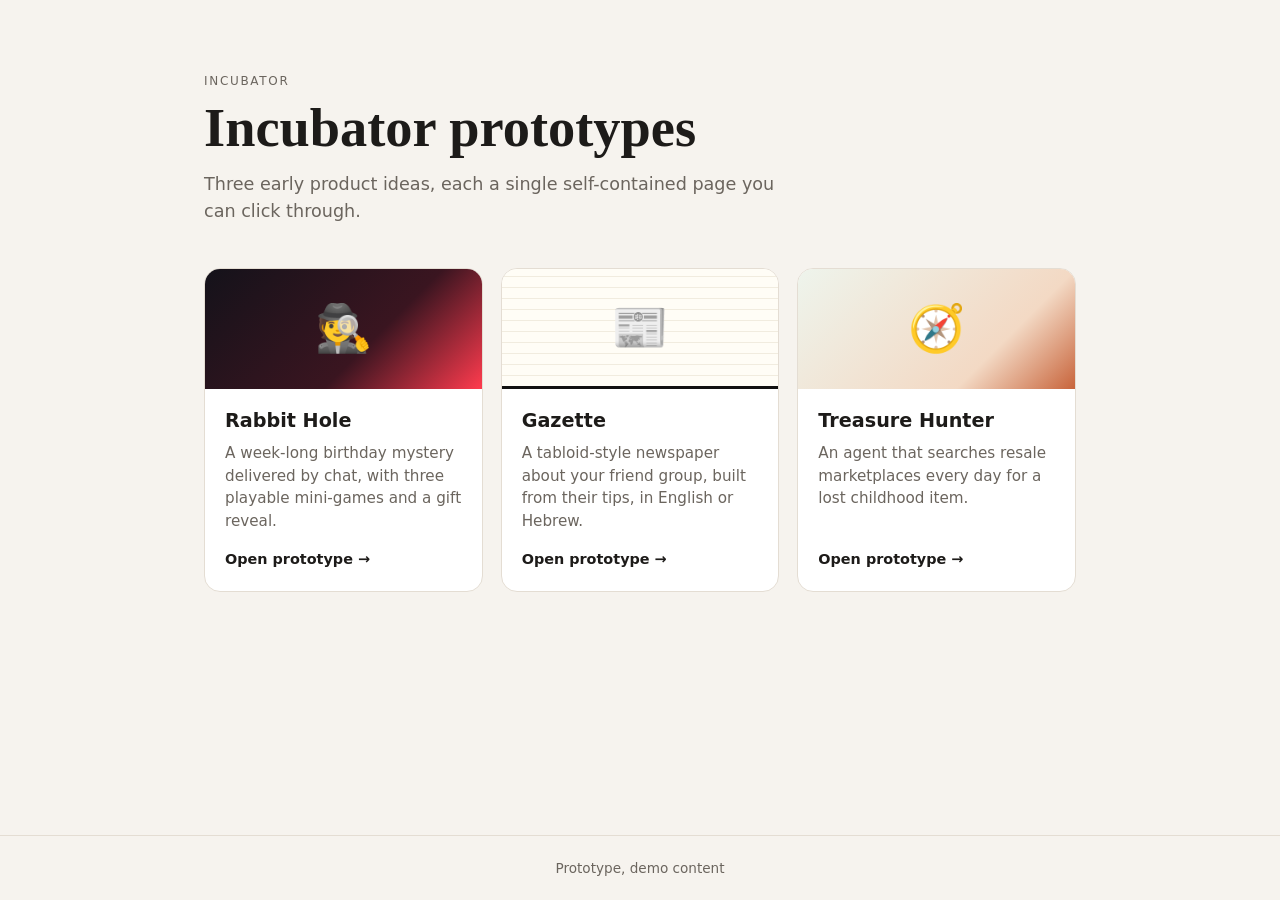
<file: index.html>
<!doctype html>
<html lang="en">
<head>
<meta charset="utf-8">
<meta name="viewport" content="width=device-width, initial-scale=1">
<title>Incubator prototypes</title>
<style>
  :root {
    --bg: #f6f3ee; --ink: #1d1b19; --muted: #6b655e; --card: #fff; --line: #e4ddd3;
    --sans: system-ui, -apple-system, "Segoe UI", Roboto, sans-serif;
    --serif: Georgia, "Times New Roman", serif;
  }
  * { box-sizing: border-box; }
  body { margin: 0; background: var(--bg); color: var(--ink); font-family: var(--sans); line-height: 1.5; min-height: 100vh; display: flex; flex-direction: column; }
  main { flex: 1; width: 100%; max-width: 920px; margin: 0 auto; padding: 72px 24px 48px; }
  .eyebrow { text-transform: uppercase; letter-spacing: .14em; font-size: .75rem; color: var(--muted); margin: 0 0 10px; }
  h1 { font-family: var(--serif); font-size: clamp(2.2rem, 6vw, 3.4rem); line-height: 1.05; margin: 0 0 14px; }
  .lede { color: var(--muted); font-size: 1.1rem; max-width: 34em; margin: 0 0 44px; }
  .grid { display: grid; grid-template-columns: repeat(auto-fit, minmax(240px, 1fr)); gap: 18px; list-style: none; padding: 0; margin: 0; }
  .card { display: flex; flex-direction: column; height: 100%; background: var(--card); border: 1px solid var(--line); border-radius: 16px; overflow: hidden; color: inherit; text-decoration: none; transition: transform .15s ease, box-shadow .15s ease; }
  .card:hover, .card:focus-visible { transform: translateY(-3px); box-shadow: 0 12px 28px rgba(0,0,0,.08); }
  .card:focus-visible { outline: 3px solid #3b6fd8; outline-offset: 2px; }
  .art { height: 120px; display: grid; place-items: center; font-size: 46px; }
  .rh .art { background: linear-gradient(135deg, #14121a, #3a1520 60%, #ff3b4e); }
  .gz .art { background: repeating-linear-gradient(0deg, #fffdf6 0 10px, #f1ecdf 10px 11px); border-bottom: 3px solid #111; }
  .th .art { background: linear-gradient(135deg, #eef4ec, #f3d9c4 70%, #c8643b); }
  .body { padding: 18px 20px 20px; display: flex; flex-direction: column; flex: 1; }
  h2 { font-size: 1.2rem; margin: 0 0 6px; }
  .body p { margin: 0 0 16px; color: var(--muted); font-size: .95rem; flex: 1; }
  .go { font-weight: 600; font-size: .9rem; }
  .card:hover .go { text-decoration: underline; }
  footer { border-top: 1px solid var(--line); padding: 22px 24px; text-align: center; color: var(--muted); font-size: .85rem; }
  @media (prefers-reduced-motion: reduce) { .card { transition: none; } .card:hover { transform: none; } }
</style>
</head>
<body>
<main>
  <p class="eyebrow">Incubator</p>
  <h1>Incubator prototypes</h1>
  <p class="lede">Three early product ideas, each a single self-contained page you can click through.</p>

  <ul class="grid">
    <li>
      <a class="card rh" href="rabbit-hole/">
        <div class="art" aria-hidden="true">🕵️</div>
        <div class="body">
          <h2>Rabbit Hole</h2>
          <p>A week-long birthday mystery delivered by chat, with three playable mini-games and a gift reveal.</p>
          <span class="go">Open prototype →</span>
        </div>
      </a>
    </li>
    <li>
      <a class="card gz" href="gazette/">
        <div class="art" aria-hidden="true">📰</div>
        <div class="body">
          <h2>Gazette</h2>
          <p>A tabloid-style newspaper about your friend group, built from their tips, in English or Hebrew.</p>
          <span class="go">Open prototype →</span>
        </div>
      </a>
    </li>
    <li>
      <a class="card th" href="treasure-hunter/">
        <div class="art" aria-hidden="true">🧭</div>
        <div class="body">
          <h2>Treasure Hunter</h2>
          <p>An agent that searches resale marketplaces every day for a lost childhood item.</p>
          <span class="go">Open prototype →</span>
        </div>
      </a>
    </li>
  </ul>
</main>

<footer>Prototype, demo content</footer>
</body>
</html>
</file>
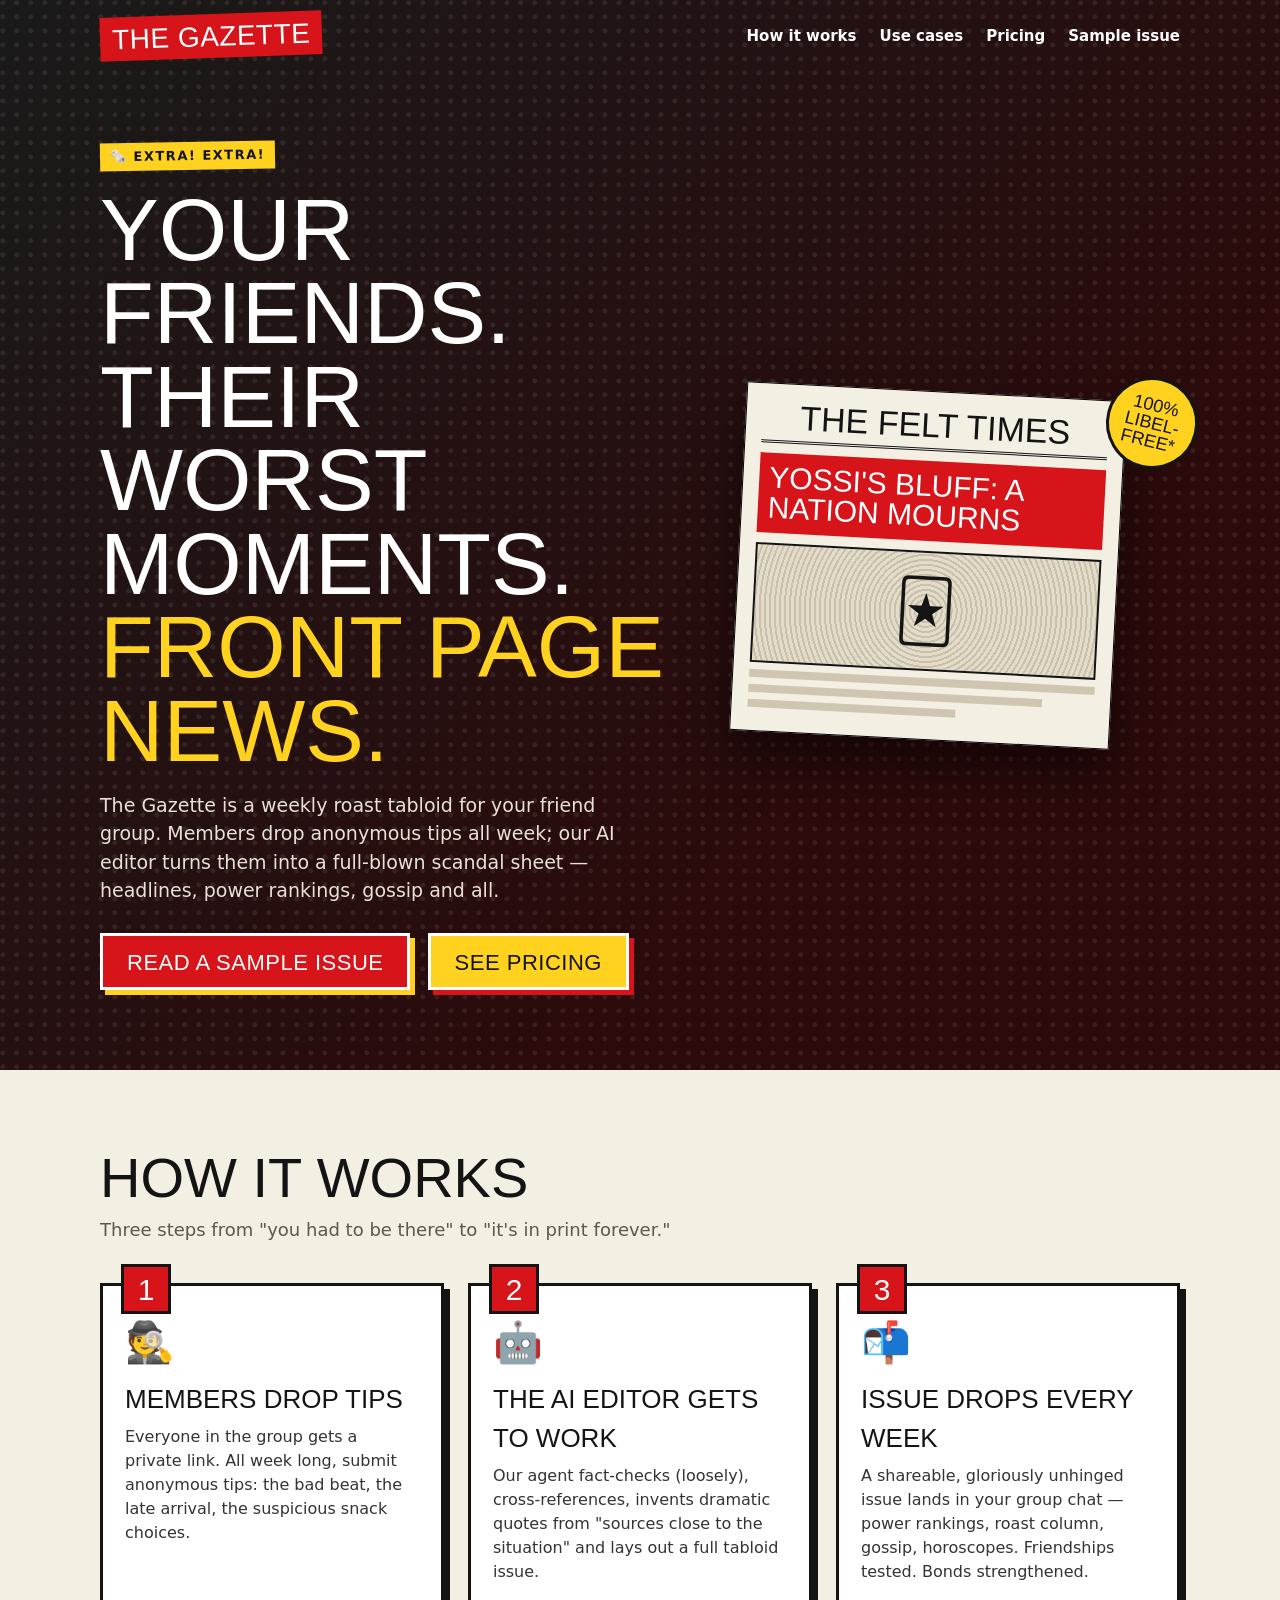
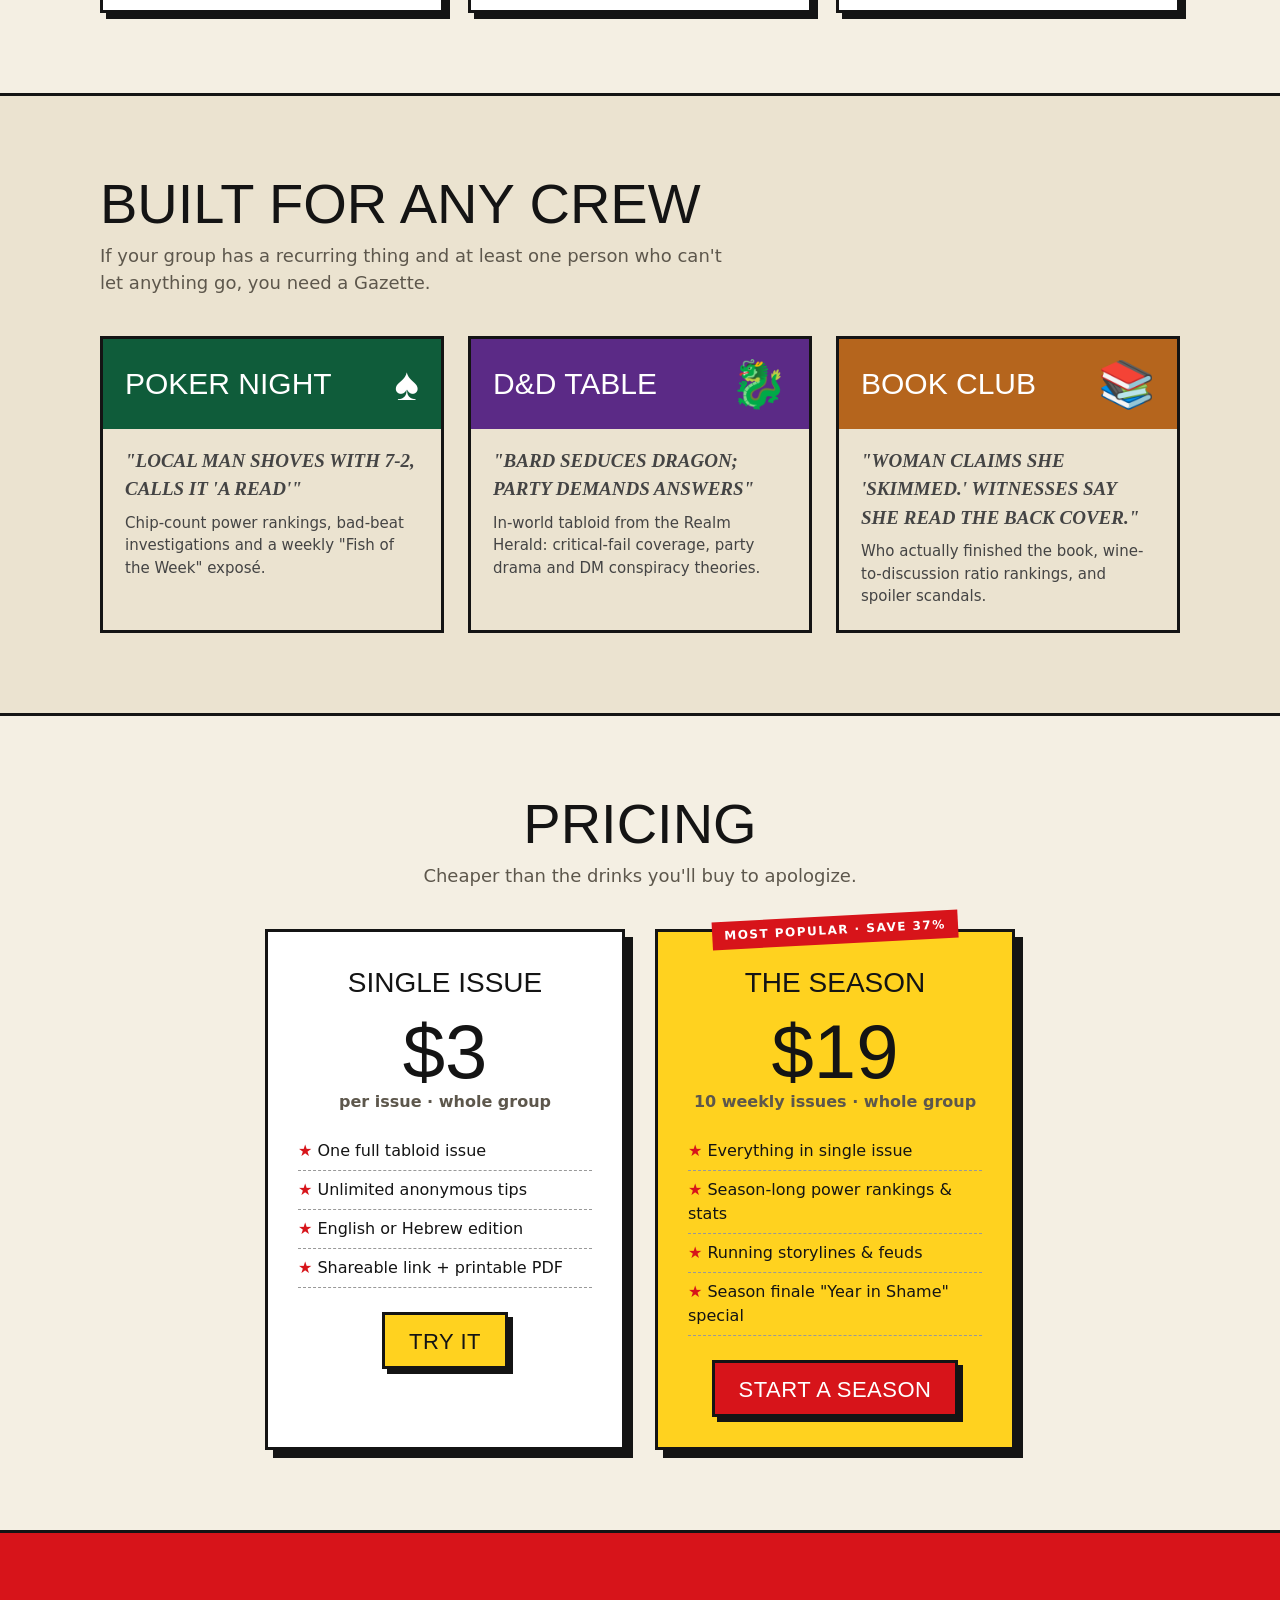
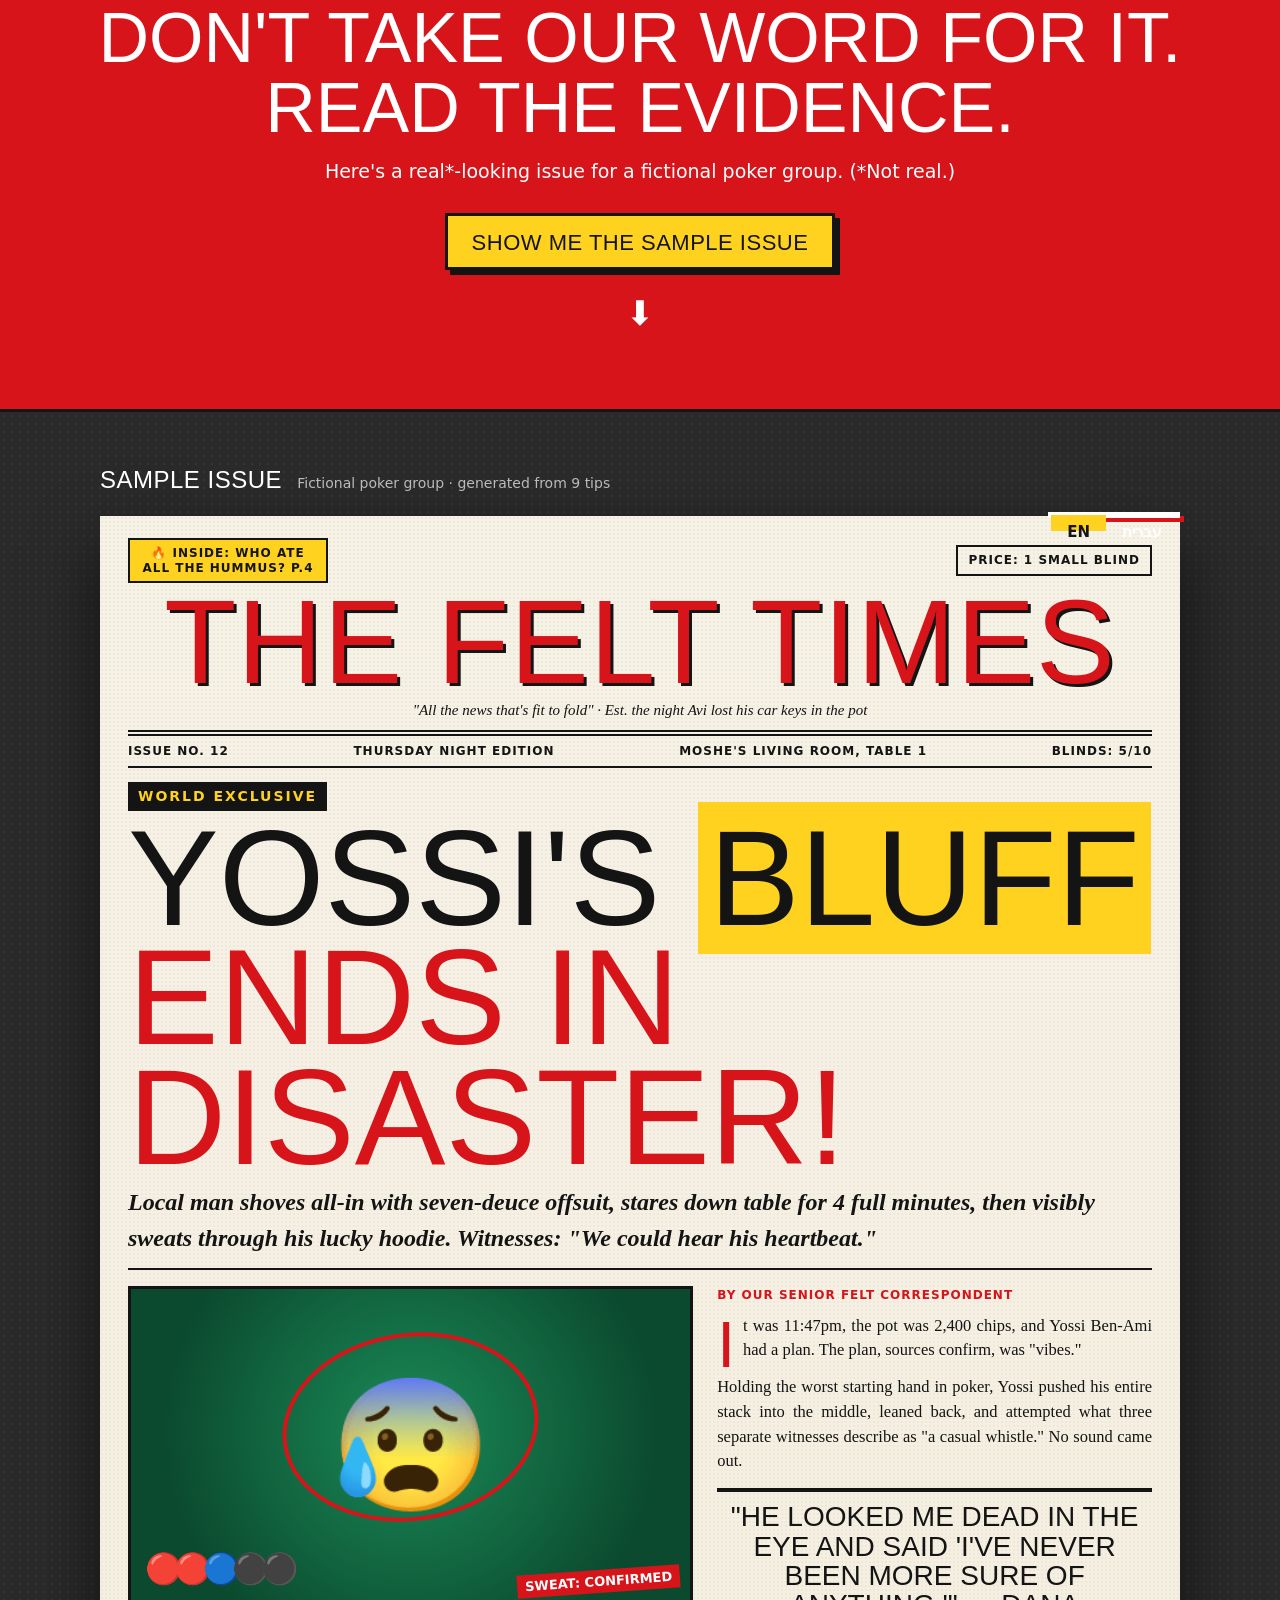
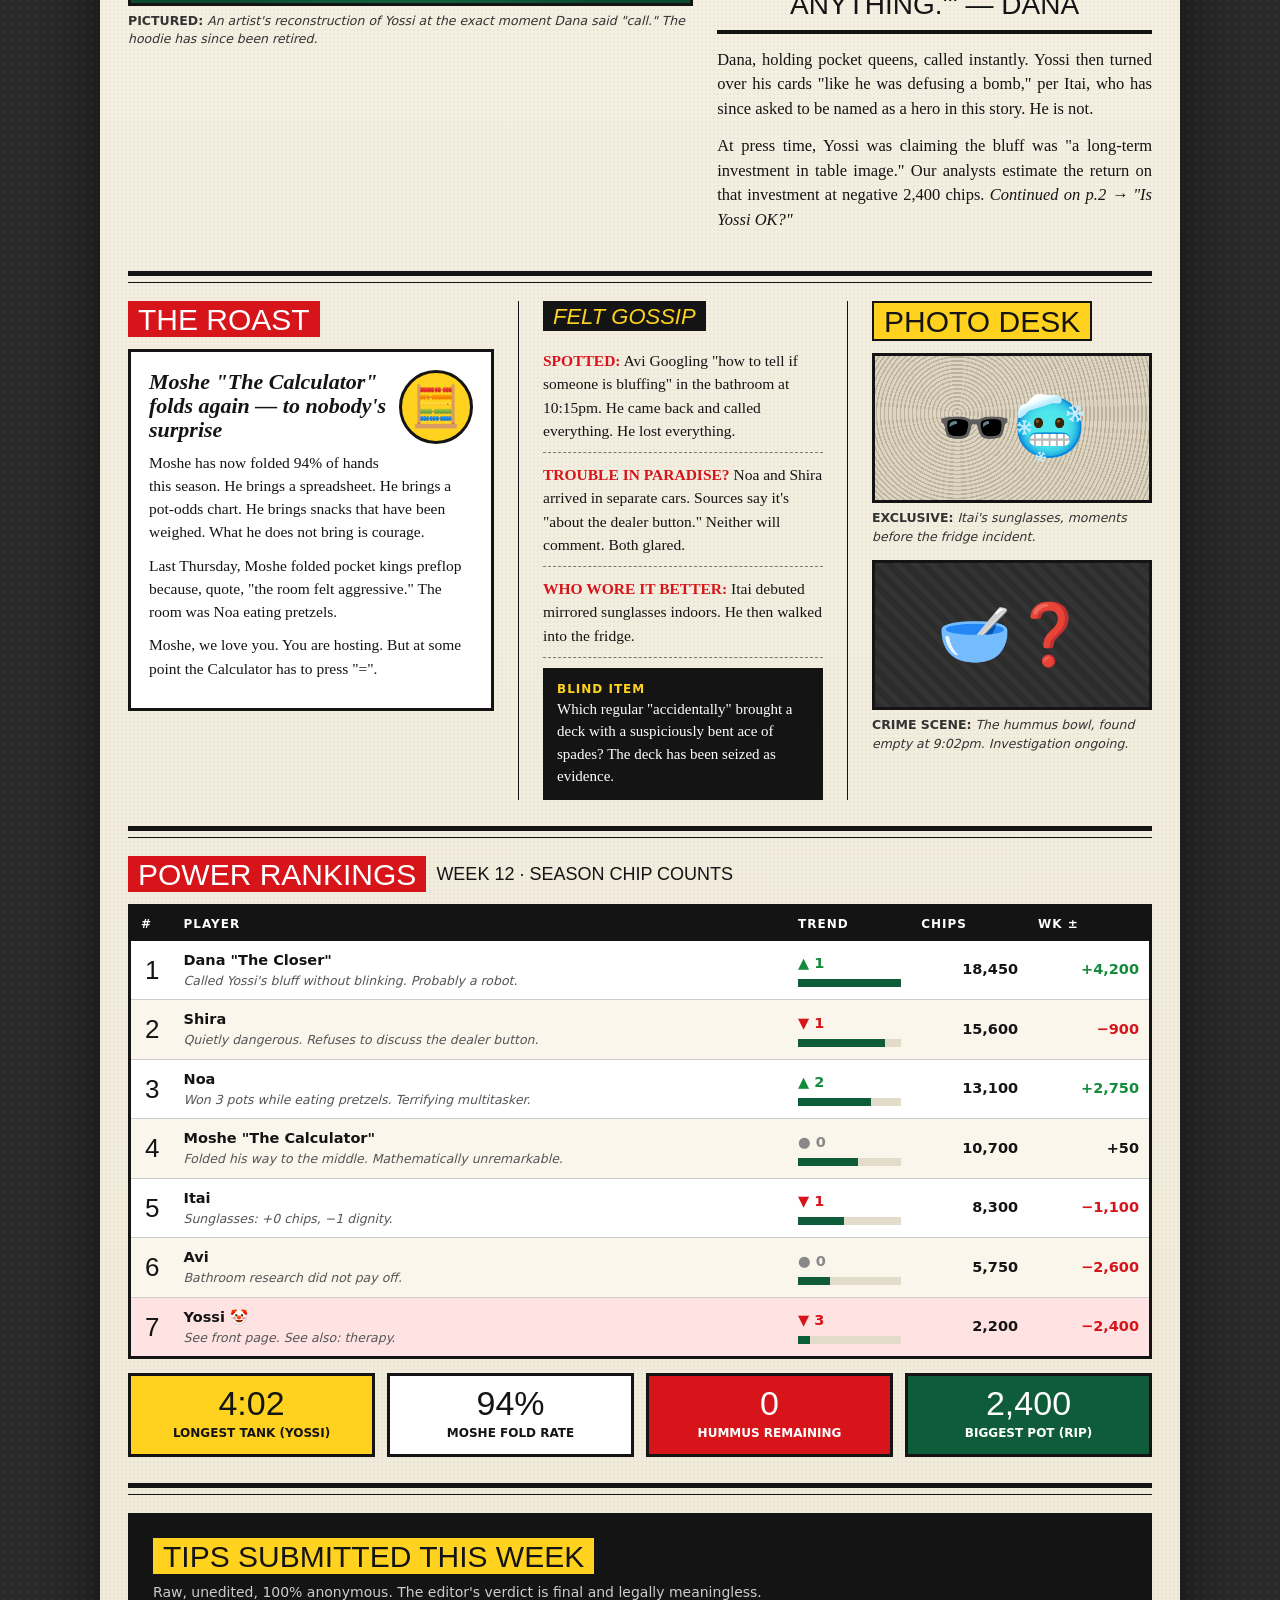
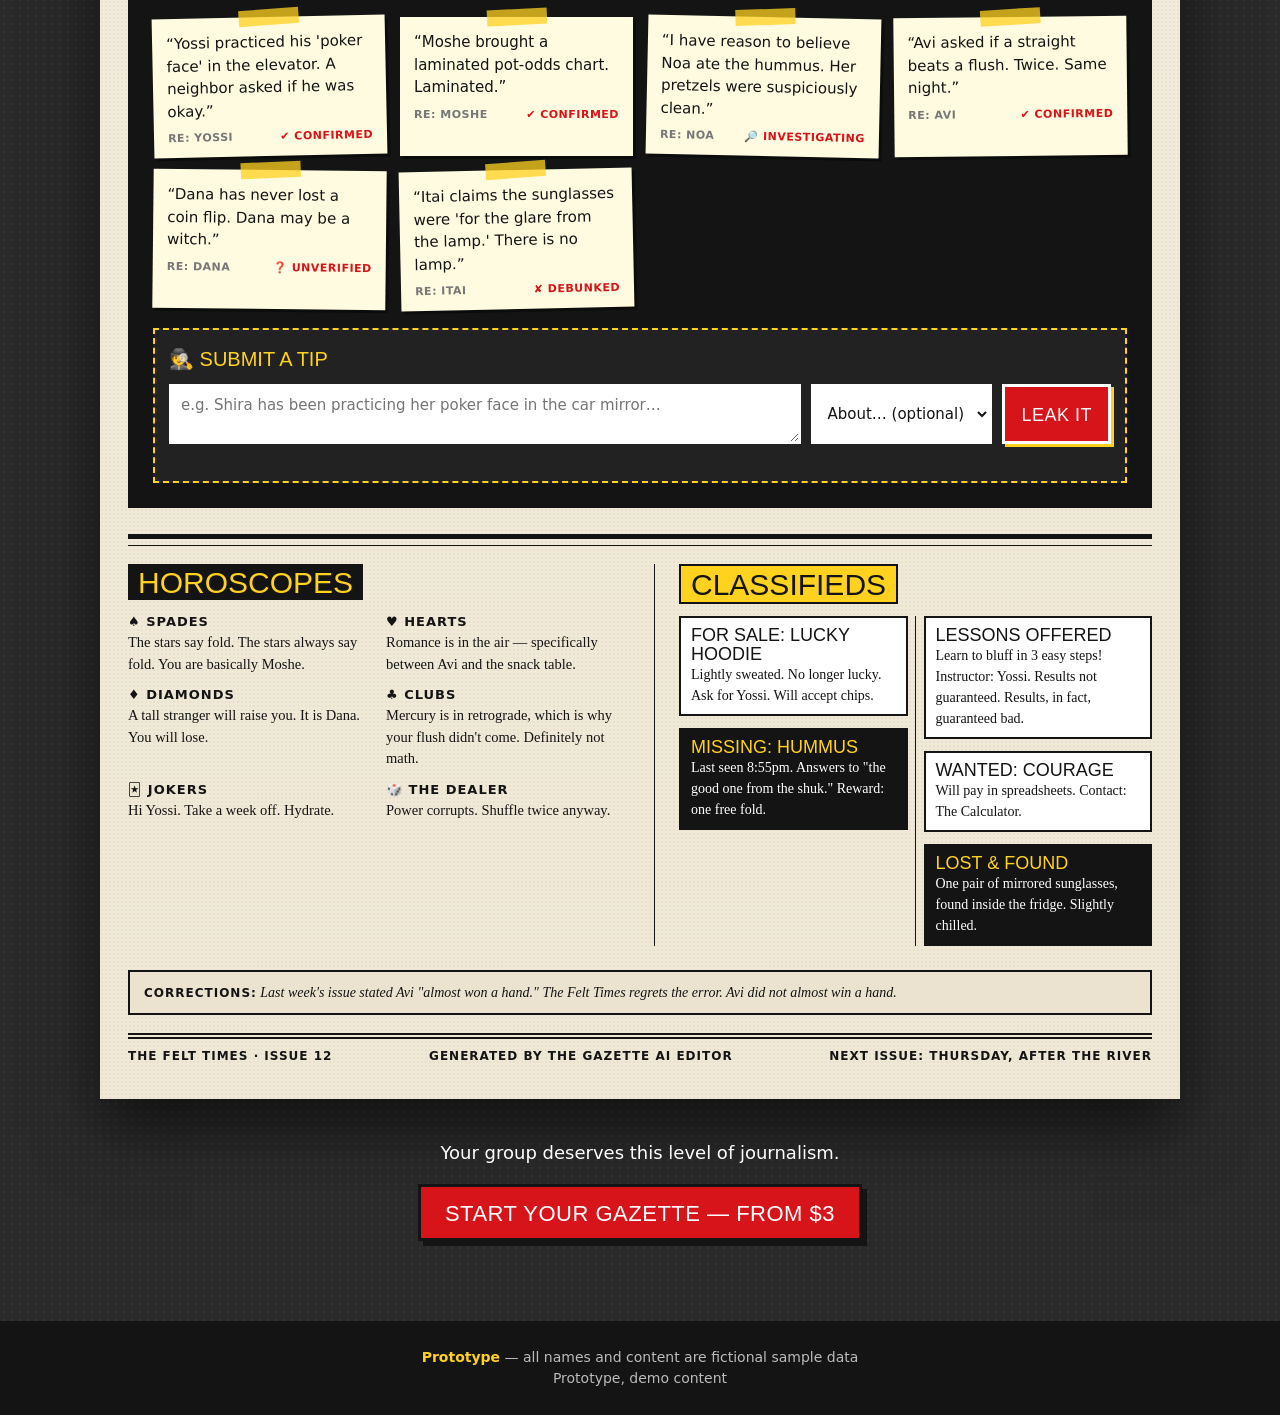
<file: gazette/index.html>
<!DOCTYPE html>
<html lang="en">
<head>
<meta charset="UTF-8">
<meta name="viewport" content="width=device-width, initial-scale=1">
<title>The Gazette — Your friend group's weekly roast tabloid</title>
<style>
  :root {
    --ink: #141414;
    --paper: #f4efe3;
    --paper-2: #ebe3d0;
    --red: #d7141a;
    --red-dark: #a50e12;
    --yellow: #ffd21f;
    --felt: #0f5c3a;
    --muted: #5d574c;
    --rule: #141414;
    --head: Impact, "Anton", "Haettenschweiler", "Arial Narrow Bold", "Oswald", sans-serif;
    --serif: Georgia, "Times New Roman", Times, serif;
    --sans: system-ui, -apple-system, "Segoe UI", Roboto, Helvetica, Arial, sans-serif;
    --he-serif: "Frank Ruhl Libre", "David", "Narkisim", "Times New Roman", serif;
    --he-sans: "Heebo", "Arial Hebrew", "Segoe UI", Arial, sans-serif;
  }
  * { box-sizing: border-box; }
  html { scroll-behavior: smooth; }
  body {
    margin: 0;
    font-family: var(--sans);
    color: var(--ink);
    background: var(--paper);
    line-height: 1.5;
  }
  img { max-width: 100%; }
  a { color: inherit; }
  .wrap { max-width: 1120px; margin: 0 auto; padding: 0 20px; }

  /* ---------- LANDING ---------- */
  .topbar {
    display: flex; justify-content: space-between; align-items: center;
    padding: 14px 20px; max-width: 1120px; margin: 0 auto;
  }
  .logo {
    font-family: var(--head); font-size: 28px; letter-spacing: .5px;
    background: var(--red); color: #fff; padding: 2px 12px 0; transform: rotate(-2deg);
    display: inline-block; text-decoration: none;
  }
  .topbar nav a { margin-left: 18px; font-weight: 600; text-decoration: none; font-size: 15px; }
  .topbar nav a:hover { color: var(--red); }

  .hero {
    background:
      radial-gradient(circle at 20% 20%, rgba(255,255,255,.08) 0 2px, transparent 3px) 0 0/14px 14px,
      linear-gradient(135deg, #1a1a1a, #2b0a0b 70%);
    color: #fff; position: relative; overflow: hidden;
  }
  .hero .wrap { display: grid; grid-template-columns: 1.15fr .85fr; gap: 40px; align-items: center; padding-top: 70px; padding-bottom: 80px; }
  .kicker {
    display: inline-block; background: var(--yellow); color: var(--ink); font-weight: 800;
    text-transform: uppercase; font-size: 13px; letter-spacing: 1.5px; padding: 4px 10px; transform: rotate(-1deg);
  }
  .hero h1 {
    font-family: var(--head); font-weight: 400; font-size: clamp(44px, 7vw, 88px);
    line-height: .95; margin: 18px 0 18px; text-transform: uppercase;
  }
  .hero h1 em { font-style: normal; color: var(--yellow); }
  .hero p.lead { font-size: 19px; max-width: 540px; color: #e8e2d6; margin: 0 0 28px; }
  .btn {
    display: inline-block; font-family: var(--head); font-size: 22px; letter-spacing: .5px; text-transform: uppercase;
    background: var(--red); color: #fff; border: 3px solid var(--ink); padding: 10px 24px 8px;
    text-decoration: none; cursor: pointer; box-shadow: 5px 5px 0 var(--ink); transition: transform .1s, box-shadow .1s;
  }
  .btn:hover { transform: translate(-2px,-2px); box-shadow: 7px 7px 0 var(--ink); }
  .btn:active { transform: translate(3px,3px); box-shadow: 2px 2px 0 var(--ink); }
  .btn.alt { background: var(--yellow); color: var(--ink); }
  .hero .btn { border-color: #fff; box-shadow: 5px 5px 0 var(--yellow); }
  .hero .btn.alt { box-shadow: 5px 5px 0 var(--red); margin-left: 12px; }
  .hero-paper {
    background: var(--paper); color: var(--ink); padding: 16px; transform: rotate(3deg);
    box-shadow: 0 25px 50px rgba(0,0,0,.5); border: 1px solid #000; max-width: 380px; justify-self: center; width: 100%;
  }
  .hero-paper .mini-mast { font-family: var(--head); font-size: 34px; text-align: center; border-bottom: 3px double var(--ink); line-height: 1; padding-bottom: 6px; }
  .hero-paper .mini-head { background: var(--red); color: #fff; font-family: var(--head); font-size: 30px; line-height: 1; padding: 10px; margin: 10px 0; text-transform: uppercase; }
  .hero-paper .mini-photo { height: 120px; display: grid; place-items: center; font-size: 60px; background: repeating-radial-gradient(circle at 50% 50%, #c9c0aa 0 2px, #e3dccb 2px 5px); border: 2px solid var(--ink); }
  .hero-paper .mini-lines span { display: block; height: 8px; background: #cfc6b2; margin: 7px 0; }
  .hero-paper .mini-lines span:nth-child(2) { width: 85%; }
  .hero-paper .mini-lines span:nth-child(3) { width: 60%; }
  .stamp {
    position: absolute; top: -14px; right: -18px; background: var(--yellow); color: var(--ink);
    font-family: var(--head); font-size: 18px; padding: 16px 10px; border-radius: 50%; transform: rotate(14deg);
    text-align: center; line-height: 1; width: 92px; height: 92px; display: grid; place-items: center; border: 3px solid var(--ink);
  }
  .hero-paper-wrap { position: relative; }

  section.band { padding: 80px 0; border-bottom: 3px solid var(--ink); }
  .section-title {
    font-family: var(--head); font-weight: 400; text-transform: uppercase;
    font-size: clamp(34px, 5vw, 56px); line-height: 1; margin: 0 0 10px;
  }
  .section-sub { color: var(--muted); font-size: 18px; margin: 0 0 40px; max-width: 640px; }

  .steps { display: grid; grid-template-columns: repeat(3, 1fr); gap: 24px; counter-reset: step; }
  .step { background: #fff; border: 3px solid var(--ink); padding: 26px 22px; position: relative; box-shadow: 6px 6px 0 var(--ink); }
  .step::before {
    counter-increment: step; content: counter(step);
    position: absolute; top: -22px; left: 18px; font-family: var(--head); font-size: 30px;
    background: var(--red); color: #fff; width: 44px; height: 44px; display: grid; place-items: center; border: 3px solid var(--ink);
  }
  .step .ico { font-size: 40px; }
  .step h3 { font-family: var(--head); font-weight: 400; font-size: 26px; text-transform: uppercase; margin: 8px 0 6px; }
  .step p { margin: 0; color: #333; }

  .uses { display: grid; grid-template-columns: repeat(3, 1fr); gap: 24px; }
  .use { border: 3px solid var(--ink); background: var(--paper-2); overflow: hidden; }
  .use .use-top { padding: 22px; color: #fff; font-family: var(--head); font-size: 30px; text-transform: uppercase; line-height: 1; display: flex; justify-content: space-between; align-items: center; }
  .use .use-top span { font-size: 46px; }
  .use.poker .use-top { background: var(--felt); }
  .use.dnd .use-top { background: #5b2a86; }
  .use.book .use-top { background: #b5651d; }
  .use .use-body { padding: 18px 22px 22px; }
  .use .fake-head { font-family: var(--serif); font-weight: 700; font-style: italic; font-size: 19px; margin: 0 0 8px; }
  .use p { margin: 0; color: #444; font-size: 15px; }

  .pricing { display: grid; grid-template-columns: repeat(2, minmax(0, 360px)); gap: 30px; justify-content: center; }
  .price { background: #fff; border: 3px solid var(--ink); padding: 30px; text-align: center; position: relative; box-shadow: 8px 8px 0 var(--ink); }
  .price.featured { background: var(--yellow); }
  .price .tag { position: absolute; top: -16px; left: 50%; transform: translateX(-50%) rotate(-3deg); background: var(--red); color: #fff; font-weight: 800; font-size: 12px; letter-spacing: 1.5px; padding: 5px 12px; text-transform: uppercase; white-space: nowrap; }
  .price h3 { font-family: var(--head); font-weight: 400; font-size: 28px; text-transform: uppercase; margin: 0; }
  .price .amt { font-family: var(--head); font-size: 76px; line-height: 1; margin: 10px 0 0; }
  .price .per { color: var(--muted); font-weight: 600; margin-bottom: 18px; }
  .price ul { list-style: none; padding: 0; margin: 0 0 24px; text-align: left; }
  .price li { padding: 7px 0; border-bottom: 1px dashed #999; }
  .price li::before { content: "★ "; color: var(--red); }

  .cta-band { background: var(--red); color: #fff; text-align: center; padding: 70px 20px; border-bottom: 3px solid var(--ink); }
  .cta-band h2 { font-family: var(--head); font-weight: 400; font-size: clamp(36px, 6vw, 70px); line-height: 1; text-transform: uppercase; margin: 0 0 14px; }
  .cta-band p { font-size: 19px; margin: 0 0 28px; }
  .cta-band .btn { background: var(--yellow); color: var(--ink); }
  .arrow-bounce { display: block; font-size: 34px; margin-top: 18px; animation: bounce 1.4s infinite; }
  @keyframes bounce { 0%,100% { transform: translateY(0);} 50% { transform: translateY(10px);} }

  /* ---------- SAMPLE ISSUE ---------- */
  #sample { padding: 50px 0 80px; background: #2a2a2a; background-image: radial-gradient(rgba(255,255,255,.05) 1px, transparent 1px); background-size: 8px 8px; }
  .sample-bar { display: flex; justify-content: space-between; align-items: center; flex-wrap: wrap; gap: 12px; margin-bottom: 18px; color: #fff; }
  .sample-bar .label { font-family: var(--head); font-size: 24px; text-transform: uppercase; letter-spacing: .5px; }
  .sample-bar .label small { font-family: var(--sans); font-size: 14px; color: #bbb; text-transform: none; margin-left: 8px; letter-spacing: 0; }
  .lang-toggle { display: inline-flex; border: 3px solid #fff; background: #111; position: sticky; top: 10px; z-index: 20; }
  .lang-toggle button {
    font: 800 15px var(--sans); padding: 8px 16px; border: 0; background: transparent; color: #fff; cursor: pointer;
  }
  .lang-toggle button[lang="he"] { font-family: var(--he-sans); }
  .lang-toggle button.active { background: var(--yellow); color: var(--ink); }
  .toggle-float { position: sticky; top: 10px; z-index: 30; display: flex; justify-content: flex-end; pointer-events: none; height: 0; }
  .toggle-float .lang-toggle { pointer-events: auto; transform: translateY(-4px); box-shadow: 4px 4px 0 var(--red); }

  .issue {
    background: var(--paper);
    background-image:
      radial-gradient(rgba(0,0,0,.035) 1px, transparent 1px),
      linear-gradient(180deg, #f7f2e6, #efe8d6);
    background-size: 4px 4px, 100% 100%;
    max-width: 1080px; margin: 0 auto; padding: 22px 28px 34px;
    box-shadow: 0 30px 60px rgba(0,0,0,.6);
    font-family: var(--serif);
  }
  .issue[hidden] { display: none; }
  .issue[lang="he"] { font-family: var(--he-serif); }
  .issue[lang="he"] .masthead h1,
  .issue[lang="he"] .screamer,
  .issue[lang="he"] .h-sec,
  .issue[lang="he"] .h-big { font-family: var(--he-sans); font-weight: 900; letter-spacing: 0; }

  .ear-row { display: flex; justify-content: space-between; align-items: center; gap: 10px; font-family: var(--sans); font-size: 12px; font-weight: 700; text-transform: uppercase; letter-spacing: 1px; }
  .issue[lang="he"] .ear-row { font-family: var(--he-sans); letter-spacing: 0; }
  .ear { border: 2px solid var(--ink); padding: 6px 10px; max-width: 200px; line-height: 1.2; text-align: center; }
  .ear.hot { background: var(--yellow); }
  .masthead { text-align: center; border-bottom: 6px double var(--rule); padding: 6px 0 8px; }
  .masthead h1 {
    font-family: var(--head); font-weight: 400; margin: 0; line-height: .9; text-transform: uppercase;
    font-size: clamp(46px, 10vw, 118px); color: var(--red);
    text-shadow: 3px 3px 0 var(--ink);
    letter-spacing: 1px;
  }
  .masthead .motto { font-style: italic; font-size: 15px; margin-top: 4px; }
  .dateline {
    display: flex; justify-content: space-between; flex-wrap: wrap; gap: 6px; font-family: var(--sans); font-size: 12px; font-weight: 700;
    text-transform: uppercase; letter-spacing: 1px; border-bottom: 2px solid var(--rule); padding: 6px 0; margin-bottom: 14px;
  }
  .issue[lang="he"] .dateline { font-family: var(--he-sans); letter-spacing: 0; }

  .exclusive { display: inline-block; background: var(--ink); color: var(--yellow); font-family: var(--sans); font-weight: 900; font-size: 14px; padding: 4px 10px; text-transform: uppercase; letter-spacing: 2px; }
  .issue[lang="he"] .exclusive { font-family: var(--he-sans); letter-spacing: 0; }
  .screamer {
    font-family: var(--head); font-weight: 400; text-transform: uppercase; line-height: .88;
    font-size: clamp(52px, 11vw, 136px); margin: 8px 0 6px; color: var(--ink);
  }
  .screamer .red { color: var(--red); }
  .screamer .hl { background: var(--yellow); padding: 0 .08em; }
  .deck { font-size: clamp(18px, 2.4vw, 24px); font-weight: 700; font-style: italic; margin: 0 0 16px; border-bottom: 2px solid var(--rule); padding-bottom: 12px; }

  .front { display: grid; grid-template-columns: 1.3fr 1fr; gap: 24px; }
  .photo {
    position: relative; border: 3px solid var(--ink); display: grid; place-items: center; overflow: hidden;
    background: repeating-radial-gradient(circle at 30% 40%, #bdb39c 0 1.5px, #ddd5c1 1.5px 4px);
    min-height: 200px;
  }
  .photo.felt { background: radial-gradient(circle at 50% 45%, #1a8a57, #0b4a2e 75%); }
  .photo.dark { background: repeating-linear-gradient(45deg, #2c2c2c 0 6px, #333 6px 12px); }
  .photo .emoji { font-size: clamp(70px, 12vw, 130px); filter: grayscale(.15) contrast(1.1); line-height: 1; }
  .photo .emoji.small { font-size: 60px; }
  .photo .circle { position: absolute; border: 4px solid var(--red); border-radius: 50%; width: 46%; height: 60%; top: 14%; left: 27%; transform: rotate(-8deg); }
  .photo .arrow-note { position: absolute; bottom: 10px; right: 10px; background: var(--red); color: #fff; font: 900 13px var(--sans); padding: 4px 8px; transform: rotate(-4deg); text-transform: uppercase; }
  .issue[lang="he"] .photo .arrow-note { right: auto; left: 10px; font-family: var(--he-sans); }
  .photo .chips { position: absolute; bottom: 12px; left: 14px; font-size: 30px; letter-spacing: -8px; }
  .issue[lang="he"] .photo .chips { left: auto; right: 14px; }
  .caption { font-family: var(--sans); font-size: 12.5px; font-style: italic; padding: 6px 0 0; color: #333; }
  .issue[lang="he"] .caption { font-family: var(--he-sans); }
  .caption b { font-style: normal; text-transform: uppercase; }

  .story p { margin: 0 0 12px; font-size: 16.5px; text-align: justify; hyphens: auto; }
  .story p.drop::first-letter { font-family: var(--head); float: left; font-size: 64px; line-height: .85; padding: 4px 8px 0 0; color: var(--red); }
  .issue[lang="he"] .story p.drop::first-letter { float: right; padding: 4px 0 0 8px; font-family: var(--he-sans); font-weight: 900; }
  .byline { font-family: var(--sans); font-size: 12px; font-weight: 800; text-transform: uppercase; letter-spacing: 1px; margin-bottom: 10px; color: var(--red); }
  .issue[lang="he"] .byline { font-family: var(--he-sans); letter-spacing: 0; }
  .pullquote { border-top: 4px solid var(--ink); border-bottom: 4px solid var(--ink); font-family: var(--head); font-size: 28px; line-height: 1.05; text-transform: uppercase; padding: 10px 0; margin: 14px 0; text-align: center; }
  .issue[lang="he"] .pullquote { font-family: var(--he-sans); font-weight: 900; }

  .rule-thick { border: 0; border-top: 5px solid var(--rule); margin: 26px 0 6px; }
  .rule-thin { border: 0; border-top: 1px solid var(--rule); margin: 0 0 18px; }
  .h-sec {
    font-family: var(--head); font-weight: 400; text-transform: uppercase; font-size: 30px; line-height: 1;
    margin: 0 0 12px; display: flex; align-items: center; gap: 10px;
  }
  .h-sec .tab { background: var(--red); color: #fff; padding: 4px 10px 2px; }
  .h-sec .tab.blk { background: var(--ink); color: var(--yellow); }
  .h-sec .tab.yel { background: var(--yellow); color: var(--ink); border: 2px solid var(--ink); }

  .grid-3 { display: grid; grid-template-columns: 1.2fr 1fr 1fr; gap: 24px; }
  .grid-2 { display: grid; grid-template-columns: 1fr 1fr; gap: 28px; }
  .col-rule { border-left: 1px solid var(--rule); padding-left: 24px; }
  .issue[lang="he"] .col-rule { border-left: 0; padding-left: 0; border-right: 1px solid var(--rule); padding-right: 24px; }

  .roast { background: #fff; border: 3px solid var(--ink); padding: 18px; position: relative; }
  .roast .mug { float: right; width: 74px; height: 74px; border-radius: 50%; border: 3px solid var(--ink); display: grid; place-items: center; font-size: 40px; background: var(--yellow); margin: 0 0 8px 12px; }
  .issue[lang="he"] .roast .mug { float: left; margin: 0 12px 8px 0; }
  .roast h3, .gossip h3 { font-size: 22px; line-height: 1.1; margin: 0 0 8px; font-style: italic; }
  .roast p, .gossip p { margin: 0 0 10px; font-size: 15.5px; }

  .gossip .item { padding: 10px 0; border-bottom: 1px dashed #777; font-size: 15.5px; }
  .gossip .item:last-child { border-bottom: 0; }
  .gossip .item b { color: var(--red); }
  .blind { background: var(--ink); color: #fff; padding: 12px 14px; margin-top: 10px; font-size: 15px; }
  .blind b { color: var(--yellow); font-family: var(--sans); text-transform: uppercase; font-size: 12px; letter-spacing: 1px; display: block; }
  .issue[lang="he"] .blind b { font-family: var(--he-sans); letter-spacing: 0; }

  .ranks { width: 100%; border-collapse: collapse; font-family: var(--sans); font-size: 14.5px; background: #fff; border: 3px solid var(--ink); }
  .issue[lang="he"] .ranks { font-family: var(--he-sans); }
  .ranks th { background: var(--ink); color: #fff; text-transform: uppercase; font-size: 12px; letter-spacing: 1px; padding: 8px 10px; text-align: left; }
  .issue[lang="he"] .ranks th { text-align: right; letter-spacing: 0; }
  .ranks td { padding: 9px 10px; border-bottom: 1px solid #ccc; vertical-align: middle; }
  .ranks tr:nth-child(even) td { background: #faf6ec; }
  .ranks .rk { font-family: var(--head); font-size: 26px; width: 44px; text-align: center; }
  .ranks .num { text-align: right; font-variant-numeric: tabular-nums; font-weight: 700; white-space: nowrap; }
  .issue[lang="he"] .ranks .num { text-align: left; }
  .ranks .up { color: #138a3c; font-weight: 900; }
  .ranks .down { color: var(--red); font-weight: 900; }
  .ranks .same { color: #888; font-weight: 900; }
  .ranks .who { font-weight: 800; }
  .ranks .note { display: block; font-weight: 400; font-size: 12.5px; color: #555; font-style: italic; }
  .ranks tr.shame td { background: #ffe3e3 !important; }
  .bar { height: 8px; background: #e3dccb; margin-top: 4px; min-width: 60px; }
  .bar i { display: block; height: 100%; background: var(--felt); }
  .table-wrap { overflow-x: auto; -webkit-overflow-scrolling: touch; }

  .statboxes { display: grid; grid-template-columns: repeat(4, 1fr); gap: 12px; margin-top: 14px; }
  .statbox { border: 3px solid var(--ink); background: var(--yellow); padding: 10px; text-align: center; font-family: var(--sans); }
  .issue[lang="he"] .statbox { font-family: var(--he-sans); }
  .statbox:nth-child(2) { background: #fff; }
  .statbox:nth-child(3) { background: var(--red); color: #fff; }
  .statbox:nth-child(4) { background: var(--felt); color: #fff; }
  .statbox .big { font-family: var(--head); font-size: 34px; line-height: 1; display: block; }
  .statbox small { font-size: 12px; font-weight: 700; text-transform: uppercase; }

  .tips-wrap { background: var(--ink); color: #fff; padding: 22px; border: 3px solid var(--ink); }
  .tips-wrap .h-sec .tab { background: var(--yellow); color: var(--ink); }
  .tips-intro { font-family: var(--sans); font-size: 14px; color: #ccc; margin: -4px 0 14px; }
  .issue[lang="he"] .tips-intro { font-family: var(--he-sans); }
  .tips { list-style: none; padding: 0; margin: 0; display: grid; grid-template-columns: repeat(auto-fill, minmax(230px, 1fr)); gap: 14px; }
  .tip {
    background: #fffbe0; color: var(--ink); padding: 14px 14px 10px; font-size: 15px; position: relative;
    box-shadow: 3px 3px 0 rgba(0,0,0,.4); transform: rotate(var(--r, -1deg));
    font-family: "Comic Sans MS", "Chalkboard SE", "Marker Felt", var(--sans);
  }
  .issue[lang="he"] .tip { font-family: var(--he-sans); }
  .tip::before { content: ""; position: absolute; top: -8px; left: 50%; width: 60px; height: 16px; margin-left: -30px; background: rgba(255,210,31,.75); transform: rotate(-3deg); }
  .tip .meta { display: flex; justify-content: space-between; font-family: var(--sans); font-size: 11px; font-weight: 800; text-transform: uppercase; color: #777; margin-top: 8px; letter-spacing: .5px; }
  .issue[lang="he"] .tip .meta { font-family: var(--he-sans); letter-spacing: 0; }
  .tip .verdict { color: var(--red); }
  .tip.new { animation: pop .5s ease-out; background: #e2ffe8; }
  @keyframes pop { 0% { transform: scale(.6) rotate(-8deg); opacity: 0; } 70% { transform: scale(1.05) rotate(2deg); opacity: 1; } 100% { transform: scale(1) rotate(var(--r, -1deg)); } }

  .tip-form { margin-top: 20px; display: grid; grid-template-columns: 1fr auto auto; gap: 10px; align-items: stretch; background: #222; padding: 14px; border: 2px dashed var(--yellow); }
  .tip-form label { grid-column: 1 / -1; font-family: var(--head); font-size: 20px; text-transform: uppercase; color: var(--yellow); }
  .issue[lang="he"] .tip-form label { font-family: var(--he-sans); font-weight: 900; }
  .tip-form textarea, .tip-form select {
    font: 15px var(--sans); padding: 10px; border: 2px solid #fff; background: #fff; color: var(--ink); border-radius: 0;
  }
  .issue[lang="he"] .tip-form textarea, .issue[lang="he"] .tip-form select { font-family: var(--he-sans); }
  .tip-form textarea { resize: vertical; min-height: 48px; }
  .tip-form .btn { font-size: 18px; padding: 8px 16px 6px; box-shadow: 3px 3px 0 var(--yellow); border-color: #fff; }
  .issue[lang="he"] .tip-form .btn { font-family: var(--he-sans); font-weight: 900; }
  .form-msg { grid-column: 1 / -1; font-family: var(--sans); font-size: 13px; color: #9ef0b4; min-height: 1em; margin: 0; }
  .issue[lang="he"] .form-msg { font-family: var(--he-sans); }
  .form-msg.err { color: #ff9a9a; }

  .horo { display: grid; grid-template-columns: 1fr 1fr; gap: 10px 18px; }
  .horo div { font-size: 14.5px; }
  .horo b { display: block; font-family: var(--sans); text-transform: uppercase; font-size: 13px; letter-spacing: 1px; }
  .issue[lang="he"] .horo b { font-family: var(--he-sans); letter-spacing: 0; }
  .classifieds { columns: 2; column-gap: 16px; column-rule: 1px solid var(--rule); }
  .ad { break-inside: avoid; border: 2px solid var(--ink); padding: 8px 10px; margin-bottom: 12px; font-size: 14px; background: #fff; }
  .ad b { font-family: var(--head); font-weight: 400; font-size: 18px; text-transform: uppercase; display: block; line-height: 1.05; }
  .issue[lang="he"] .ad b { font-family: var(--he-sans); font-weight: 900; }
  .ad.inv { background: var(--ink); color: #fff; }
  .ad.inv b { color: var(--yellow); }

  .corrections { margin-top: 24px; border: 2px solid var(--ink); padding: 10px 14px; font-size: 14px; font-style: italic; background: var(--paper-2); }
  .corrections b { font-style: normal; font-family: var(--sans); text-transform: uppercase; font-size: 12px; letter-spacing: 1px; }
  .issue[lang="he"] .corrections b { font-family: var(--he-sans); letter-spacing: 0; }
  .issue-foot { margin-top: 18px; border-top: 6px double var(--rule); padding-top: 8px; display: flex; justify-content: space-between; flex-wrap: wrap; gap: 8px; font-family: var(--sans); font-size: 12px; font-weight: 700; text-transform: uppercase; letter-spacing: 1px; }
  .issue[lang="he"] .issue-foot { font-family: var(--he-sans); letter-spacing: 0; }

  .below-sample { text-align: center; color: #fff; margin-top: 40px; }
  .below-sample p { font-size: 18px; margin: 0 0 18px; }

  footer.site { background: var(--ink); color: #bbb; text-align: center; padding: 26px 20px; font-size: 14px; }
  footer.site strong { color: var(--yellow); }

  /* ---------- RESPONSIVE ---------- */
  @media (max-width: 880px) {
    .hero .wrap { grid-template-columns: 1fr; padding-top: 40px; padding-bottom: 60px; }
    .hero-paper { max-width: 300px; }
    .steps, .uses { grid-template-columns: 1fr; gap: 34px; }
    .pricing { grid-template-columns: 1fr; }
    .front, .grid-3, .grid-2 { grid-template-columns: 1fr; }
    .col-rule, .issue[lang="he"] .col-rule { border: 0; padding: 0; border-top: 1px solid var(--rule); padding-top: 18px; }
    .statboxes { grid-template-columns: repeat(2, 1fr); }
  }
  @media (max-width: 560px) {
    .topbar nav a:not(:last-child) { display: none; }
    .issue { padding: 14px 14px 24px; }
    .ear-row .ear:last-child { display: none; }
    .ear { max-width: none; flex: 1; }
    .hero .btn.alt { margin: 14px 0 0; }
    .tip-form { grid-template-columns: 1fr; }
    .classifieds { columns: 1; }
    .horo { grid-template-columns: 1fr; }
    .ranks { font-size: 13px; }
    .ranks .hide-sm { display: none; }
    .dateline { justify-content: center; }
  }
  @media (prefers-reduced-motion: reduce) {
    html { scroll-behavior: auto; }
    .arrow-bounce, .tip.new { animation: none; }
  }
</style>
</head>
<body>

<!-- =================== LANDING =================== -->
<header class="hero">
  <div class="topbar">
    <a class="logo" href="#">THE GAZETTE</a>
    <nav>
      <a href="#how">How it works</a>
      <a href="#uses">Use cases</a>
      <a href="#pricing">Pricing</a>
      <a href="#sample">Sample issue</a>
    </nav>
  </div>
  <div class="wrap">
    <div>
      <span class="kicker">🗞️ Extra! Extra!</span>
      <h1>Your friends.<br>Their worst moments.<br><em>Front page news.</em></h1>
      <p class="lead">The Gazette is a weekly roast tabloid for your friend group. Members drop anonymous tips all week; our AI editor turns them into a full-blown scandal sheet — headlines, power rankings, gossip and all.</p>
      <a class="btn" href="#sample">Read a sample issue</a>
      <a class="btn alt" href="#pricing">See pricing</a>
    </div>
    <div class="hero-paper-wrap">
      <div class="hero-paper" aria-hidden="true">
        <div class="mini-mast">THE FELT TIMES</div>
        <div class="mini-head">Yossi's bluff: a nation mourns</div>
        <div class="mini-photo">🃏</div>
        <div class="mini-lines"><span></span><span></span><span></span></div>
      </div>
      <div class="stamp">100%<br>LIBEL-<br>FREE*</div>
    </div>
  </div>
</header>

<main>
  <section class="band" id="how">
    <div class="wrap">
      <h2 class="section-title">How it works</h2>
      <p class="section-sub">Three steps from "you had to be there" to "it's in print forever."</p>
      <div class="steps">
        <div class="step">
          <div class="ico">🕵️</div>
          <h3>Members drop tips</h3>
          <p>Everyone in the group gets a private link. All week long, submit anonymous tips: the bad beat, the late arrival, the suspicious snack choices.</p>
        </div>
        <div class="step">
          <div class="ico">🤖</div>
          <h3>The AI editor gets to work</h3>
          <p>Our agent fact-checks (loosely), cross-references, invents dramatic quotes from "sources close to the situation" and lays out a full tabloid issue.</p>
        </div>
        <div class="step">
          <div class="ico">📬</div>
          <h3>Issue drops every week</h3>
          <p>A shareable, gloriously unhinged issue lands in your group chat — power rankings, roast column, gossip, horoscopes. Friendships tested. Bonds strengthened.</p>
        </div>
      </div>
    </div>
  </section>

  <section class="band" id="uses" style="background: var(--paper-2);">
    <div class="wrap">
      <h2 class="section-title">Built for any crew</h2>
      <p class="section-sub">If your group has a recurring thing and at least one person who can't let anything go, you need a Gazette.</p>
      <div class="uses">
        <div class="use poker">
          <div class="use-top">Poker night <span>♠️</span></div>
          <div class="use-body">
            <p class="fake-head">"LOCAL MAN SHOVES WITH 7-2, CALLS IT 'A READ'"</p>
            <p>Chip-count power rankings, bad-beat investigations and a weekly "Fish of the Week" exposé.</p>
          </div>
        </div>
        <div class="use dnd">
          <div class="use-top">D&amp;D table <span>🐉</span></div>
          <div class="use-body">
            <p class="fake-head">"BARD SEDUCES DRAGON; PARTY DEMANDS ANSWERS"</p>
            <p>In-world tabloid from the Realm Herald: critical-fail coverage, party drama and DM conspiracy theories.</p>
          </div>
        </div>
        <div class="use book">
          <div class="use-top">Book club <span>📚</span></div>
          <div class="use-body">
            <p class="fake-head">"WOMAN CLAIMS SHE 'SKIMMED.' WITNESSES SAY SHE READ THE BACK COVER."</p>
            <p>Who actually finished the book, wine-to-discussion ratio rankings, and spoiler scandals.</p>
          </div>
        </div>
      </div>
    </div>
  </section>

  <section class="band" id="pricing">
    <div class="wrap">
      <h2 class="section-title" style="text-align:center;">Pricing</h2>
      <p class="section-sub" style="text-align:center; margin-left:auto; margin-right:auto;">Cheaper than the drinks you'll buy to apologize.</p>
      <div class="pricing">
        <div class="price">
          <h3>Single issue</h3>
          <div class="amt">$3</div>
          <div class="per">per issue · whole group</div>
          <ul>
            <li>One full tabloid issue</li>
            <li>Unlimited anonymous tips</li>
            <li>English or Hebrew edition</li>
            <li>Shareable link + printable PDF</li>
          </ul>
          <a class="btn alt" href="#sample">Try it</a>
        </div>
        <div class="price featured">
          <div class="tag">Most popular · save 37%</div>
          <h3>The season</h3>
          <div class="amt">$19</div>
          <div class="per">10 weekly issues · whole group</div>
          <ul>
            <li>Everything in single issue</li>
            <li>Season-long power rankings &amp; stats</li>
            <li>Running storylines &amp; feuds</li>
            <li>Season finale "Year in Shame" special</li>
          </ul>
          <a class="btn" href="#sample">Start a season</a>
        </div>
      </div>
    </div>
  </section>

  <section class="cta-band">
    <h2>Don't take our word for it.<br>Read the evidence.</h2>
    <p>Here's a real*-looking issue for a fictional poker group. (*Not real.)</p>
    <a class="btn" href="#sample">Show me the sample issue</a>
    <span class="arrow-bounce" aria-hidden="true">⬇</span>
  </section>

  <!-- =================== SAMPLE ISSUE =================== -->
  <section id="sample">
    <div class="wrap">
      <div class="sample-bar">
        <div class="label">Sample issue <small>Fictional poker group · generated from 9 tips</small></div>
      </div>
      <div class="toggle-float">
        <div class="lang-toggle" role="group" aria-label="Issue language">
          <button type="button" class="active" data-lang="en" lang="en" aria-pressed="true">EN</button>
          <button type="button" data-lang="he" lang="he" aria-pressed="false">עברית</button>
        </div>
      </div>

      <!-- ========== ENGLISH EDITION ========== -->
      <article class="issue" id="issue-en" lang="en" dir="ltr">
        <div class="ear-row">
          <div class="ear hot">🔥 Inside: Who ate all the hummus? p.4</div>
          <div class="ear">Price: 1 small blind</div>
        </div>
        <header class="masthead">
          <h1>The Felt Times</h1>
          <div class="motto">"All the news that's fit to fold" · Est. the night Avi lost his car keys in the pot</div>
        </header>
        <div class="dateline">
          <span>Issue No. 12</span>
          <span>Thursday Night Edition</span>
          <span>Moshe's Living Room, Table 1</span>
          <span>Blinds: 5/10</span>
        </div>

        <span class="exclusive">World Exclusive</span>
        <h2 class="screamer">Yossi's <span class="hl">bluff</span><br><span class="red">ends in disaster!</span></h2>
        <p class="deck">Local man shoves all-in with seven-deuce offsuit, stares down table for 4 full minutes, then visibly sweats through his lucky hoodie. Witnesses: "We could hear his heartbeat."</p>

        <div class="front">
          <div>
            <div class="photo felt" style="min-height: 320px;">
              <span class="emoji" aria-hidden="true">😰</span>
              <span class="circle" aria-hidden="true"></span>
              <span class="chips" aria-hidden="true">🔴🔴🔵⚫⚫</span>
              <span class="arrow-note">Sweat: confirmed</span>
            </div>
            <div class="caption"><b>Pictured:</b> An artist's reconstruction of Yossi at the exact moment Dana said "call." The hoodie has since been retired.</div>
          </div>
          <div class="story">
            <div class="byline">By our Senior Felt Correspondent</div>
            <p class="drop">It was 11:47pm, the pot was 2,400 chips, and Yossi Ben-Ami had a plan. The plan, sources confirm, was "vibes."</p>
            <p>Holding the worst starting hand in poker, Yossi pushed his entire stack into the middle, leaned back, and attempted what three separate witnesses describe as "a casual whistle." No sound came out.</p>
            <div class="pullquote">"He looked me dead in the eye and said 'I've never been more sure of anything.'" — Dana</div>
            <p>Dana, holding pocket queens, called instantly. Yossi then turned over his cards "like he was defusing a bomb," per Itai, who has since asked to be named as a hero in this story. He is not.</p>
            <p>At press time, Yossi was claiming the bluff was "a long-term investment in table image." Our analysts estimate the return on that investment at negative 2,400 chips. <i>Continued on p.2 → "Is Yossi OK?"</i></p>
          </div>
        </div>

        <hr class="rule-thick"><hr class="rule-thin">

        <div class="grid-3">
          <div>
            <h3 class="h-sec"><span class="tab">The Roast</span></h3>
            <div class="roast">
              <div class="mug" aria-hidden="true">🧮</div>
              <h3>Moshe "The Calculator" folds again — to nobody's surprise</h3>
              <p>Moshe has now folded 94% of hands this season. He brings a spreadsheet. He brings a pot-odds chart. He brings snacks that have been weighed. What he does not bring is courage.</p>
              <p>Last Thursday, Moshe folded pocket kings preflop because, quote, "the room felt aggressive." The room was Noa eating pretzels.</p>
              <p>Moshe, we love you. You are hosting. But at some point the Calculator has to press "=".</p>
            </div>
          </div>
          <div class="col-rule gossip">
            <h3 class="h-sec"><span class="tab blk">Felt Gossip</span></h3>
            <div class="item"><b>SPOTTED:</b> Avi Googling "how to tell if someone is bluffing" in the bathroom at 10:15pm. He came back and called everything. He lost everything.</div>
            <div class="item"><b>TROUBLE IN PARADISE?</b> Noa and Shira arrived in separate cars. Sources say it's "about the dealer button." Neither will comment. Both glared.</div>
            <div class="item"><b>WHO WORE IT BETTER:</b> Itai debuted mirrored sunglasses indoors. He then walked into the fridge.</div>
            <div class="blind"><b>Blind item</b> Which regular "accidentally" brought a deck with a suspiciously bent ace of spades? The deck has been seized as evidence.</div>
          </div>
          <div class="col-rule">
            <h3 class="h-sec"><span class="tab yel">Photo desk</span></h3>
            <div class="photo" style="min-height: 150px;">
              <span class="emoji small" aria-hidden="true">🕶️🥶</span>
            </div>
            <div class="caption"><b>Exclusive:</b> Itai's sunglasses, moments before the fridge incident.</div>
            <div class="photo dark" style="min-height: 150px; margin-top: 14px;">
              <span class="emoji small" aria-hidden="true">🥣❓</span>
            </div>
            <div class="caption"><b>Crime scene:</b> The hummus bowl, found empty at 9:02pm. Investigation ongoing.</div>
          </div>
        </div>

        <hr class="rule-thick"><hr class="rule-thin">

        <h3 class="h-sec"><span class="tab">Power Rankings</span> <span style="font-size:18px;">Week 12 · Season chip counts</span></h3>
        <div class="table-wrap">
          <table class="ranks">
            <thead>
              <tr><th>#</th><th>Player</th><th class="hide-sm">Trend</th><th>Chips</th><th class="hide-sm">Wk ±</th></tr>
            </thead>
            <tbody>
              <tr><td class="rk">1</td><td class="who">Dana "The Closer" <span class="note">Called Yossi's bluff without blinking. Probably a robot.</span></td><td class="hide-sm"><span class="up">▲ 1</span><div class="bar"><i style="width:100%"></i></div></td><td class="num">18,450</td><td class="num hide-sm up">+4,200</td></tr>
              <tr><td class="rk">2</td><td class="who">Shira <span class="note">Quietly dangerous. Refuses to discuss the dealer button.</span></td><td class="hide-sm"><span class="down">▼ 1</span><div class="bar"><i style="width:84%"></i></div></td><td class="num">15,600</td><td class="num hide-sm down">−900</td></tr>
              <tr><td class="rk">3</td><td class="who">Noa <span class="note">Won 3 pots while eating pretzels. Terrifying multitasker.</span></td><td class="hide-sm"><span class="up">▲ 2</span><div class="bar"><i style="width:71%"></i></div></td><td class="num">13,100</td><td class="num hide-sm up">+2,750</td></tr>
              <tr><td class="rk">4</td><td class="who">Moshe "The Calculator" <span class="note">Folded his way to the middle. Mathematically unremarkable.</span></td><td class="hide-sm"><span class="same">● 0</span><div class="bar"><i style="width:58%"></i></div></td><td class="num">10,700</td><td class="num hide-sm">+50</td></tr>
              <tr><td class="rk">5</td><td class="who">Itai <span class="note">Sunglasses: +0 chips, −1 dignity.</span></td><td class="hide-sm"><span class="down">▼ 1</span><div class="bar"><i style="width:45%"></i></div></td><td class="num">8,300</td><td class="num hide-sm down">−1,100</td></tr>
              <tr><td class="rk">6</td><td class="who">Avi <span class="note">Bathroom research did not pay off.</span></td><td class="hide-sm"><span class="same">● 0</span><div class="bar"><i style="width:31%"></i></div></td><td class="num">5,750</td><td class="num hide-sm down">−2,600</td></tr>
              <tr class="shame"><td class="rk">7</td><td class="who">Yossi 🤡 <span class="note">See front page. See also: therapy.</span></td><td class="hide-sm"><span class="down">▼ 3</span><div class="bar"><i style="width:12%"></i></div></td><td class="num">2,200</td><td class="num hide-sm down">−2,400</td></tr>
            </tbody>
          </table>
        </div>
        <div class="statboxes">
          <div class="statbox"><span class="big">4:02</span><small>Longest tank (Yossi)</small></div>
          <div class="statbox"><span class="big">94%</span><small>Moshe fold rate</small></div>
          <div class="statbox"><span class="big">0</span><small>Hummus remaining</small></div>
          <div class="statbox"><span class="big">2,400</span><small>Biggest pot (RIP)</small></div>
        </div>

        <hr class="rule-thick"><hr class="rule-thin">

        <div class="tips-wrap">
          <h3 class="h-sec"><span class="tab">Tips submitted this week</span></h3>
          <p class="tips-intro">Raw, unedited, 100% anonymous. The editor's verdict is final and legally meaningless.</p>
          <ul class="tips" data-tips></ul>
          <form class="tip-form" data-form novalidate>
            <label for="tip-en">🕵️ Submit a tip</label>
            <textarea id="tip-en" name="tip" maxlength="220" placeholder="e.g. Shira has been practicing her poker face in the car mirror…" required></textarea>
            <select name="who" aria-label="Tip is about">
              <option value="">About… (optional)</option>
              <option>Yossi</option><option>Dana</option><option>Moshe</option><option>Noa</option><option>Shira</option><option>Itai</option><option>Avi</option>
            </select>
            <button class="btn" type="submit">Leak it</button>
            <p class="form-msg" aria-live="polite"></p>
          </form>
        </div>

        <hr class="rule-thick"><hr class="rule-thin">

        <div class="grid-2">
          <div>
            <h3 class="h-sec"><span class="tab blk">Horoscopes</span></h3>
            <div class="horo">
              <div><b>♠ Spades</b>The stars say fold. The stars always say fold. You are basically Moshe.</div>
              <div><b>♥ Hearts</b>Romance is in the air — specifically between Avi and the snack table.</div>
              <div><b>♦ Diamonds</b>A tall stranger will raise you. It is Dana. You will lose.</div>
              <div><b>♣ Clubs</b>Mercury is in retrograde, which is why your flush didn't come. Definitely not math.</div>
              <div><b>🃏 Jokers</b>Hi Yossi. Take a week off. Hydrate.</div>
              <div><b>🎲 The Dealer</b>Power corrupts. Shuffle twice anyway.</div>
            </div>
          </div>
          <div class="col-rule">
            <h3 class="h-sec"><span class="tab yel">Classifieds</span></h3>
            <div class="classifieds">
              <div class="ad"><b>For sale: lucky hoodie</b>Lightly sweated. No longer lucky. Ask for Yossi. Will accept chips.</div>
              <div class="ad inv"><b>Missing: hummus</b>Last seen 8:55pm. Answers to "the good one from the shuk." Reward: one free fold.</div>
              <div class="ad"><b>Lessons offered</b>Learn to bluff in 3 easy steps! Instructor: Yossi. Results not guaranteed. Results, in fact, guaranteed bad.</div>
              <div class="ad"><b>Wanted: courage</b>Will pay in spreadsheets. Contact: The Calculator.</div>
              <div class="ad inv"><b>Lost &amp; found</b>One pair of mirrored sunglasses, found inside the fridge. Slightly chilled.</div>
            </div>
          </div>
        </div>

        <div class="corrections"><b>Corrections:</b> Last week's issue stated Avi "almost won a hand." The Felt Times regrets the error. Avi did not almost win a hand.</div>

        <div class="issue-foot">
          <span>The Felt Times · Issue 12</span>
          <span>Generated by The Gazette AI Editor</span>
          <span>Next issue: Thursday, after the river</span>
        </div>
      </article>

      <!-- ========== HEBREW EDITION ========== -->
      <article class="issue" id="issue-he" lang="he" dir="rtl" hidden>
        <div class="ear-row">
          <div class="ear hot">🔥 בפנים: מי חיסל את כל החומוס? עמ' 4</div>
          <div class="ear">מחיר: בליינד קטן אחד</div>
        </div>
        <header class="masthead">
          <h1>ידיעות הלבד</h1>
          <div class="motto">"כל החדשות שראויות לפולד" · נוסד בלילה שאבי איבד את מפתחות האוטו בקופה</div>
        </header>
        <div class="dateline">
          <span>גיליון מס' 12</span>
          <span>מהדורת יום חמישי בלילה</span>
          <span>הסלון של משה, שולחן 1</span>
          <span>בליינדים: 5/10</span>
        </div>

        <span class="exclusive">בלעדי עולמי</span>
        <h2 class="screamer">הבלוף של <span class="hl">יוסי</span><br><span class="red">נגמר באסון!</span></h2>
        <p class="deck">תושב מקומי דחף אול-אין עם שבע-שתיים לא באותה צורה, בהה בשולחן ארבע דקות שלמות, ואז הזיע באופן גלוי דרך הקפוצ'ון המזל שלו. עדים: "שמענו לו את הדופק."</p>

        <div class="front">
          <div>
            <div class="photo felt" style="min-height: 320px;">
              <span class="emoji" aria-hidden="true">😰</span>
              <span class="circle" aria-hidden="true"></span>
              <span class="chips" aria-hidden="true">🔴🔴🔵⚫⚫</span>
              <span class="arrow-note">זיעה: אומתה</span>
            </div>
            <div class="caption"><b>בתמונה:</b> שחזור אמנותי של יוסי ברגע המדויק שבו דנה אמרה "קול". הקפוצ'ון הוצא מאז לגמלאות.</div>
          </div>
          <div class="story">
            <div class="byline">מאת כתבנו הבכיר לענייני לבד</div>
            <p class="drop">השעה הייתה 23:47, בקופה היו 2,400 צ'יפים, וליוסי בן-עמי הייתה תוכנית. התוכנית, כך מאשרים גורמים, הייתה "וייב".</p>
            <p>עם היד הפותחת הגרועה ביותר בפוקר, יוסי דחף את כל הערימה שלו לאמצע, נשען אחורה וניסה את מה ששלושה עדים נפרדים מתארים כ"שריקה קלילה". שום צליל לא יצא.</p>
            <div class="pullquote">"הוא הסתכל לי ישר בעיניים ואמר 'מעולם לא הייתי בטוח יותר בשום דבר.'" — דנה</div>
            <p>דנה, עם זוג מלכות ביד, עשתה קול מיידי. יוסי הפך את הקלפים שלו "כאילו הוא מנטרל פצצה", לדברי איתי, שביקש מאז שיוזכר בכתבה כגיבור. הוא לא.</p>
            <p>נכון לסגירת הגיליון, יוסי טוען שהבלוף היה "השקעה ארוכת טווח בתדמית שולחן". האנליסטים שלנו מעריכים את התשואה על ההשקעה במינוס 2,400 צ'יפים. <i>המשך בעמ' 2 ← "יוסי, אתה בסדר?"</i></p>
          </div>
        </div>

        <hr class="rule-thick"><hr class="rule-thin">

        <div class="grid-3">
          <div>
            <h3 class="h-sec"><span class="tab">הצלייה</span></h3>
            <div class="roast">
              <div class="mug" aria-hidden="true">🧮</div>
              <h3>משה "המחשבון" עושה פולד שוב — ואף אחד לא מופתע</h3>
              <p>משה עשה פולד ב-94% מהידיים העונה. הוא מביא גיליון אקסל. הוא מביא טבלת סיכויי קופה. הוא מביא נשנושים שנשקלו מראש. מה שהוא לא מביא זה אומץ.</p>
              <p>ביום חמישי שעבר משה זרק זוג מלכים לפני הפלופ כי, ציטוט, "החדר הרגיש אגרסיבי". החדר היה נועה אוכלת בייגלה.</p>
              <p>משה, אנחנו אוהבים אותך. אתה המארח. אבל בשלב מסוים המחשבון צריך ללחוץ על "=".</p>
            </div>
          </div>
          <div class="col-rule gossip">
            <h3 class="h-sec"><span class="tab blk">רכילות הלבד</span></h3>
            <div class="item"><b>נצפה:</b> אבי מגגל "איך לדעת אם מישהו מבלף" בשירותים ב-22:15. הוא חזר ועשה קול על הכול. הוא הפסיד הכול.</div>
            <div class="item"><b>צרות בגן עדן?</b> נועה ושירה הגיעו במכוניות נפרדות. גורמים אומרים שזה "על כפתור הדילר". שתיהן מסרבות להגיב. שתיהן נעצו מבטים.</div>
            <div class="item"><b>על מי זה נראה יותר טוב:</b> איתי השיק משקפי שמש ממורכים בתוך הבית. מיד אחר כך הוא נכנס במקרר.</div>
            <div class="blind"><b>אייטם עיוור</b> איזה שחקן קבוע הביא "בטעות" חפיסה עם אס פיק כפוף באופן חשוד? החפיסה הוחרמה כראיה.</div>
          </div>
          <div class="col-rule">
            <h3 class="h-sec"><span class="tab yel">דסק הצילום</span></h3>
            <div class="photo" style="min-height: 150px;">
              <span class="emoji small" aria-hidden="true">🕶️🥶</span>
            </div>
            <div class="caption"><b>בלעדי:</b> משקפי השמש של איתי, רגעים לפני תקרית המקרר.</div>
            <div class="photo dark" style="min-height: 150px; margin-top: 14px;">
              <span class="emoji small" aria-hidden="true">🥣❓</span>
            </div>
            <div class="caption"><b>זירת הפשע:</b> קערת החומוס, נמצאה ריקה ב-21:02. החקירה נמשכת.</div>
          </div>
        </div>

        <hr class="rule-thick"><hr class="rule-thin">

        <h3 class="h-sec"><span class="tab">דירוג הכוח</span> <span style="font-size:18px;">שבוע 12 · ספירת צ'יפים עונתית</span></h3>
        <div class="table-wrap">
          <table class="ranks">
            <thead>
              <tr><th>#</th><th>שחקן</th><th class="hide-sm">מגמה</th><th>צ'יפים</th><th class="hide-sm">± שבועי</th></tr>
            </thead>
            <tbody>
              <tr><td class="rk">1</td><td class="who">דנה "הסוגרת" <span class="note">תפסה את הבלוף של יוסי בלי למצמץ. כנראה רובוט.</span></td><td class="hide-sm"><span class="up">▲ 1</span><div class="bar"><i style="width:100%"></i></div></td><td class="num" dir="ltr">18,450</td><td class="num hide-sm up" dir="ltr">+4,200</td></tr>
              <tr><td class="rk">2</td><td class="who">שירה <span class="note">מסוכנת בשקט. מסרבת לדבר על כפתור הדילר.</span></td><td class="hide-sm"><span class="down">▼ 1</span><div class="bar"><i style="width:84%"></i></div></td><td class="num" dir="ltr">15,600</td><td class="num hide-sm down" dir="ltr">−900</td></tr>
              <tr><td class="rk">3</td><td class="who">נועה <span class="note">זכתה ב-3 קופות תוך כדי אכילת בייגלה. מולטיטאסקינג מפחיד.</span></td><td class="hide-sm"><span class="up">▲ 2</span><div class="bar"><i style="width:71%"></i></div></td><td class="num" dir="ltr">13,100</td><td class="num hide-sm up" dir="ltr">+2,750</td></tr>
              <tr><td class="rk">4</td><td class="who">משה "המחשבון" <span class="note">עשה פולד עד לאמצע הטבלה. מתמטית, לא מרשים.</span></td><td class="hide-sm"><span class="same">● 0</span><div class="bar"><i style="width:58%"></i></div></td><td class="num" dir="ltr">10,700</td><td class="num hide-sm" dir="ltr">+50</td></tr>
              <tr><td class="rk">5</td><td class="who">איתי <span class="note">משקפי שמש: 0+ צ'יפים, 1- כבוד עצמי.</span></td><td class="hide-sm"><span class="down">▼ 1</span><div class="bar"><i style="width:45%"></i></div></td><td class="num" dir="ltr">8,300</td><td class="num hide-sm down" dir="ltr">−1,100</td></tr>
              <tr><td class="rk">6</td><td class="who">אבי <span class="note">המחקר בשירותים לא השתלם.</span></td><td class="hide-sm"><span class="same">● 0</span><div class="bar"><i style="width:31%"></i></div></td><td class="num" dir="ltr">5,750</td><td class="num hide-sm down" dir="ltr">−2,600</td></tr>
              <tr class="shame"><td class="rk">7</td><td class="who">יוסי 🤡 <span class="note">ראו עמוד ראשון. ראו גם: טיפול.</span></td><td class="hide-sm"><span class="down">▼ 3</span><div class="bar"><i style="width:12%"></i></div></td><td class="num" dir="ltr">2,200</td><td class="num hide-sm down" dir="ltr">−2,400</td></tr>
            </tbody>
          </table>
        </div>
        <div class="statboxes">
          <div class="statbox"><span class="big">4:02</span><small>ההתלבטות הארוכה (יוסי)</small></div>
          <div class="statbox"><span class="big">94%</span><small>אחוז הפולד של משה</small></div>
          <div class="statbox"><span class="big">0</span><small>חומוס שנשאר</small></div>
          <div class="statbox"><span class="big">2,400</span><small>הקופה הגדולה (נ.ב.)</small></div>
        </div>

        <hr class="rule-thick"><hr class="rule-thin">

        <div class="tips-wrap">
          <h3 class="h-sec"><span class="tab">טיפים שהתקבלו השבוע</span></h3>
          <p class="tips-intro">גולמי, לא ערוך, אנונימי ב-100%. פסיקת העורך סופית וחסרת כל משמעות משפטית.</p>
          <ul class="tips" data-tips></ul>
          <form class="tip-form" data-form novalidate>
            <label for="tip-he">🕵️ שלחו טיפ</label>
            <textarea id="tip-he" name="tip" maxlength="220" placeholder="למשל: שירה מתאמנת על פרצוף פוקר במראה של האוטו…" required></textarea>
            <select name="who" aria-label="על מי הטיפ">
              <option value="">על מי… (לא חובה)</option>
              <option value="Yossi">יוסי</option><option value="Dana">דנה</option><option value="Moshe">משה</option><option value="Noa">נועה</option><option value="Shira">שירה</option><option value="Itai">איתי</option><option value="Avi">אבי</option>
            </select>
            <button class="btn" type="submit">הדליפו</button>
            <p class="form-msg" aria-live="polite"></p>
          </form>
        </div>

        <hr class="rule-thick"><hr class="rule-thin">

        <div class="grid-2">
          <div>
            <h3 class="h-sec"><span class="tab blk">הורוסקופ</span></h3>
            <div class="horo">
              <div><b>♠ פיק</b>הכוכבים אומרים פולד. הכוכבים תמיד אומרים פולד. אתם בעצם משה.</div>
              <div><b>♥ לב</b>רומנטיקה באוויר — ליתר דיוק, בין אבי לשולחן הנשנושים.</div>
              <div><b>♦ יהלום</b>זר גבוה יעשה לכם רייז. זו דנה. אתם תפסידו.</div>
              <div><b>♣ תלתן</b>מרקורי בנסיגה, ולכן הפלאש לא הגיע. בטוח לא בגלל מתמטיקה.</div>
              <div><b>🃏 ג'וקר</b>היי יוסי. קח שבוע חופש. תשתה מים.</div>
              <div><b>🎲 הדילר</b>כוח משחית. תערבבו פעמיים בכל זאת.</div>
            </div>
          </div>
          <div class="col-rule">
            <h3 class="h-sec"><span class="tab yel">לוח מודעות</span></h3>
            <div class="classifieds">
              <div class="ad"><b>למכירה: קפוצ'ון מזל</b>מוזע קלות. כבר לא מביא מזל. לפנות ליוסי. מקבל צ'יפים.</div>
              <div class="ad inv"><b>אבד: חומוס</b>נראה לאחרונה ב-20:55. עונה לשם "הטוב מהשוק". פרס: פולד חינם אחד.</div>
              <div class="ad"><b>שיעורים פרטיים</b>למדו לבלף ב-3 צעדים פשוטים! מדריך: יוסי. אין הבטחה לתוצאות. למעשה, מובטחות תוצאות גרועות.</div>
              <div class="ad"><b>דרוש: אומץ</b>משלם בגיליונות אקסל. ליצירת קשר: המחשבון.</div>
              <div class="ad inv"><b>אבדות ומציאות</b>זוג משקפי שמש ממורכים, נמצאו בתוך המקרר. מקוררים קלות.</div>
            </div>
          </div>
        </div>

        <div class="corrections"><b>תיקונים:</b> בגיליון הקודם נכתב שאבי "כמעט ניצח ביד". מערכת ידיעות הלבד מצטערת על הטעות. אבי לא כמעט ניצח ביד.</div>

        <div class="issue-foot">
          <span>ידיעות הלבד · גיליון 12</span>
          <span>נוצר על ידי עורך ה-AI של The Gazette</span>
          <span>הגיליון הבא: יום חמישי, אחרי הריבר</span>
        </div>
      </article>

      <div class="below-sample">
        <p>Your group deserves this level of journalism.</p>
        <a class="btn" href="#pricing">Start your Gazette — from $3</a>
      </div>
    </div>
  </section>
</main>

<footer class="site">
  <strong>Prototype</strong> — all names and content are fictional sample data
  <div>Prototype, demo content</div>
</footer>

<script>
(function () {
  // Seeded tips; each has EN + HE text so both editions render them.
  var tips = [
    { en: "Yossi practiced his 'poker face' in the elevator. A neighbor asked if he was okay.", he: "יוסי תרגל 'פרצוף פוקר' במעלית. שכן שאל אותו אם הוא בסדר.", who: "Yossi", verdict: "confirmed" },
    { en: "Moshe brought a laminated pot-odds chart. Laminated.", he: "משה הביא טבלת סיכויי קופה מנוילנת. מנוילנת.", who: "Moshe", verdict: "confirmed" },
    { en: "I have reason to believe Noa ate the hummus. Her pretzels were suspiciously clean.", he: "יש לי סיבה להאמין שנועה אכלה את החומוס. הבייגלה שלה היו נקיים באופן חשוד.", who: "Noa", verdict: "investigating" },
    { en: "Avi asked if a straight beats a flush. Twice. Same night.", he: "אבי שאל אם סטרייט מנצח פלאש. פעמיים. באותו ערב.", who: "Avi", verdict: "confirmed" },
    { en: "Dana has never lost a coin flip. Dana may be a witch.", he: "דנה מעולם לא הפסידה בהטלת מטבע. ייתכן שדנה מכשפה.", who: "Dana", verdict: "unverified" },
    { en: "Itai claims the sunglasses were 'for the glare from the lamp.' There is no lamp.", he: "איתי טוען שהמשקפיים היו 'בגלל הסינוור מהמנורה'. אין מנורה.", who: "Itai", verdict: "debunked" }
  ];
  var names = { Yossi: "יוסי", Dana: "דנה", Moshe: "משה", Noa: "נועה", Shira: "שירה", Itai: "איתי", Avi: "אבי" };
  var L = {
    en: {
      about: "Re: ", anon: "Anonymous",
      verdicts: { confirmed: "✔ Confirmed", investigating: "🔎 Investigating", unverified: "❓ Unverified", debunked: "✘ Debunked", fresh: "🆕 Just in" },
      ok: "Tip received! The editor is cackling. It's been added to the list.",
      empty: "A tip needs words. Even Yossi's bluff had words."
    },
    he: {
      about: "על: ", anon: "אנונימי",
      verdicts: { confirmed: "✔ אומת", investigating: "🔎 בבדיקה", unverified: "❓ לא מאומת", debunked: "✘ הופרך", fresh: "🆕 חם מהתנור" },
      ok: "הטיפ התקבל! העורך צוחק בקול. הוא נוסף לרשימה.",
      empty: "טיפ צריך מילים. אפילו לבלוף של יוסי היו מילים."
    }
  };

  function render(freshIndex) {
    document.querySelectorAll(".issue").forEach(function (issue) {
      var lang = issue.getAttribute("lang");
      var t = L[lang];
      var list = issue.querySelector("[data-tips]");
      list.textContent = "";
      tips.forEach(function (tip, i) {
        var li = document.createElement("li");
        li.className = "tip" + (i === freshIndex ? " new" : "");
        li.style.setProperty("--r", ((i * 37) % 5 - 2) * 0.6 + "deg");
        var text = document.createElement("div");
        text.textContent = "“" + (tip[lang] || tip.en) + "”";
        var meta = document.createElement("div");
        meta.className = "meta";
        var who = document.createElement("span");
        who.textContent = tip.who ? t.about + (lang === "he" ? names[tip.who] : tip.who) : t.anon;
        var v = document.createElement("span");
        v.className = "verdict";
        v.textContent = t.verdicts[tip.verdict];
        meta.appendChild(who); meta.appendChild(v);
        li.appendChild(text); li.appendChild(meta);
        list.appendChild(li);
      });
    });
  }

  document.querySelectorAll("[data-form]").forEach(function (form) {
    form.addEventListener("submit", function (e) {
      e.preventDefault();
      var lang = form.closest(".issue").getAttribute("lang");
      var msg = form.querySelector(".form-msg");
      var text = form.tip.value.trim();
      if (!text) {
        msg.textContent = L[lang].empty;
        msg.classList.add("err");
        form.tip.focus();
        return;
      }
      // User tips show verbatim in both editions (no translation in the prototype).
      tips.unshift({ en: text, he: text, who: form.who.value, verdict: "fresh" });
      render(0);
      form.reset();
      msg.classList.remove("err");
      msg.textContent = L[lang].ok;
    });
  });

  var buttons = document.querySelectorAll(".lang-toggle button");
  buttons.forEach(function (btn) {
    btn.addEventListener("click", function () {
      var lang = btn.dataset.lang;
      document.getElementById("issue-en").hidden = lang !== "en";
      document.getElementById("issue-he").hidden = lang !== "he";
      buttons.forEach(function (b) {
        var on = b === btn;
        b.classList.toggle("active", on);
        b.setAttribute("aria-pressed", on);
      });
      var sample = document.getElementById("sample");
      if (sample.getBoundingClientRect().top < 0) sample.scrollIntoView();
    });
  });

  render(-1);
})();
</script>
</body>
</html>
</file>
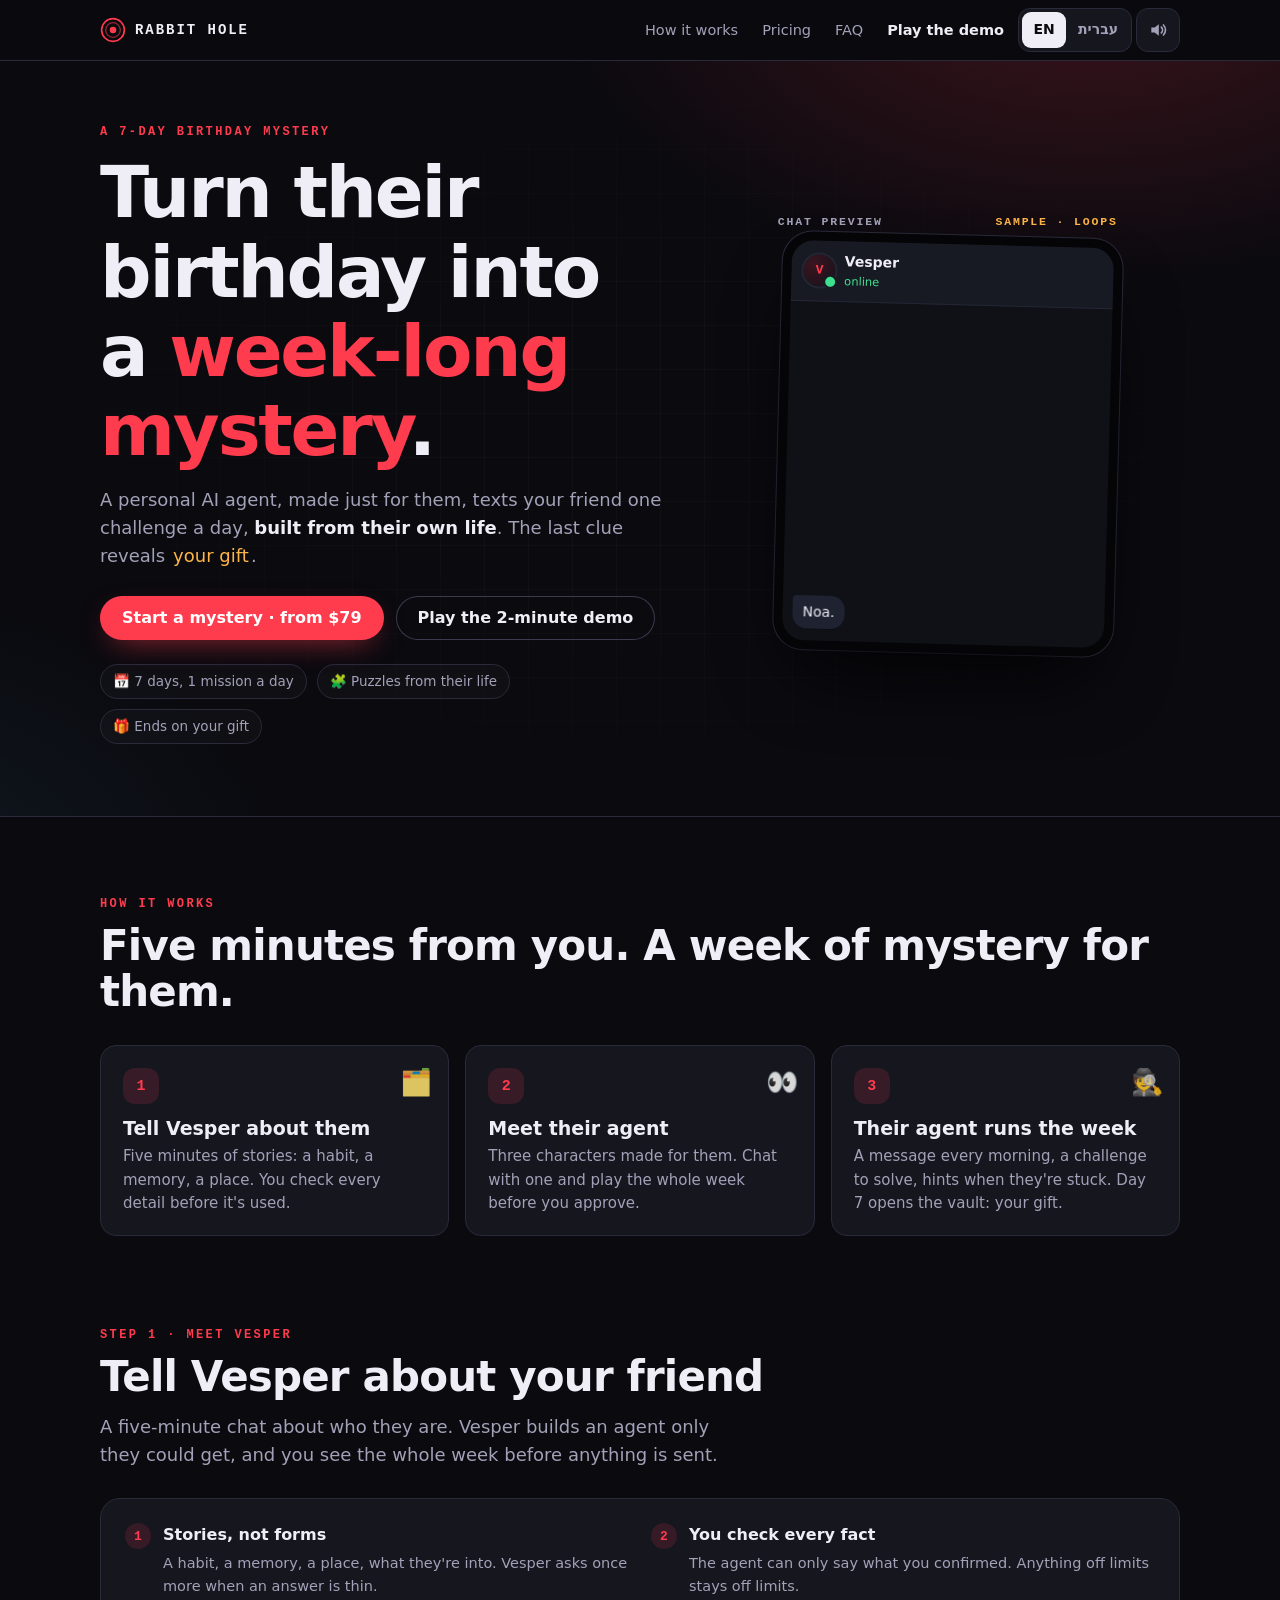
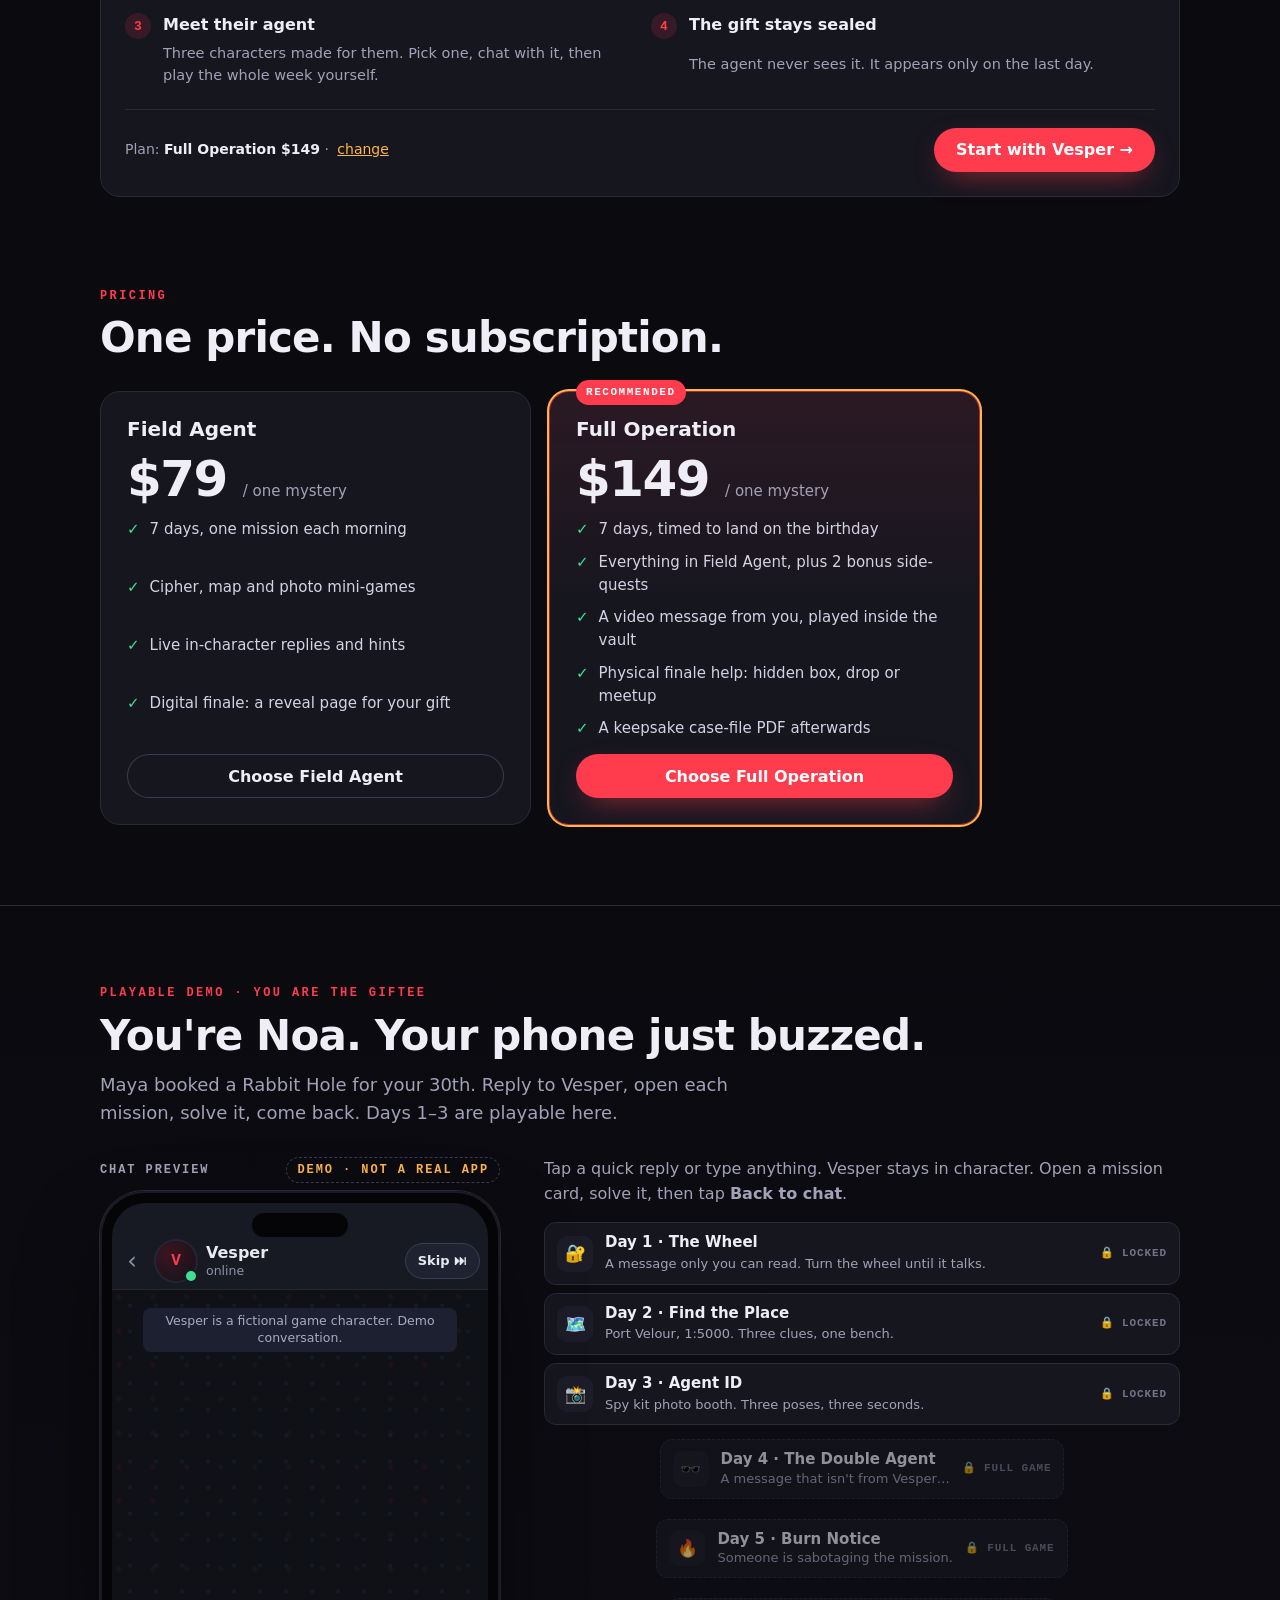
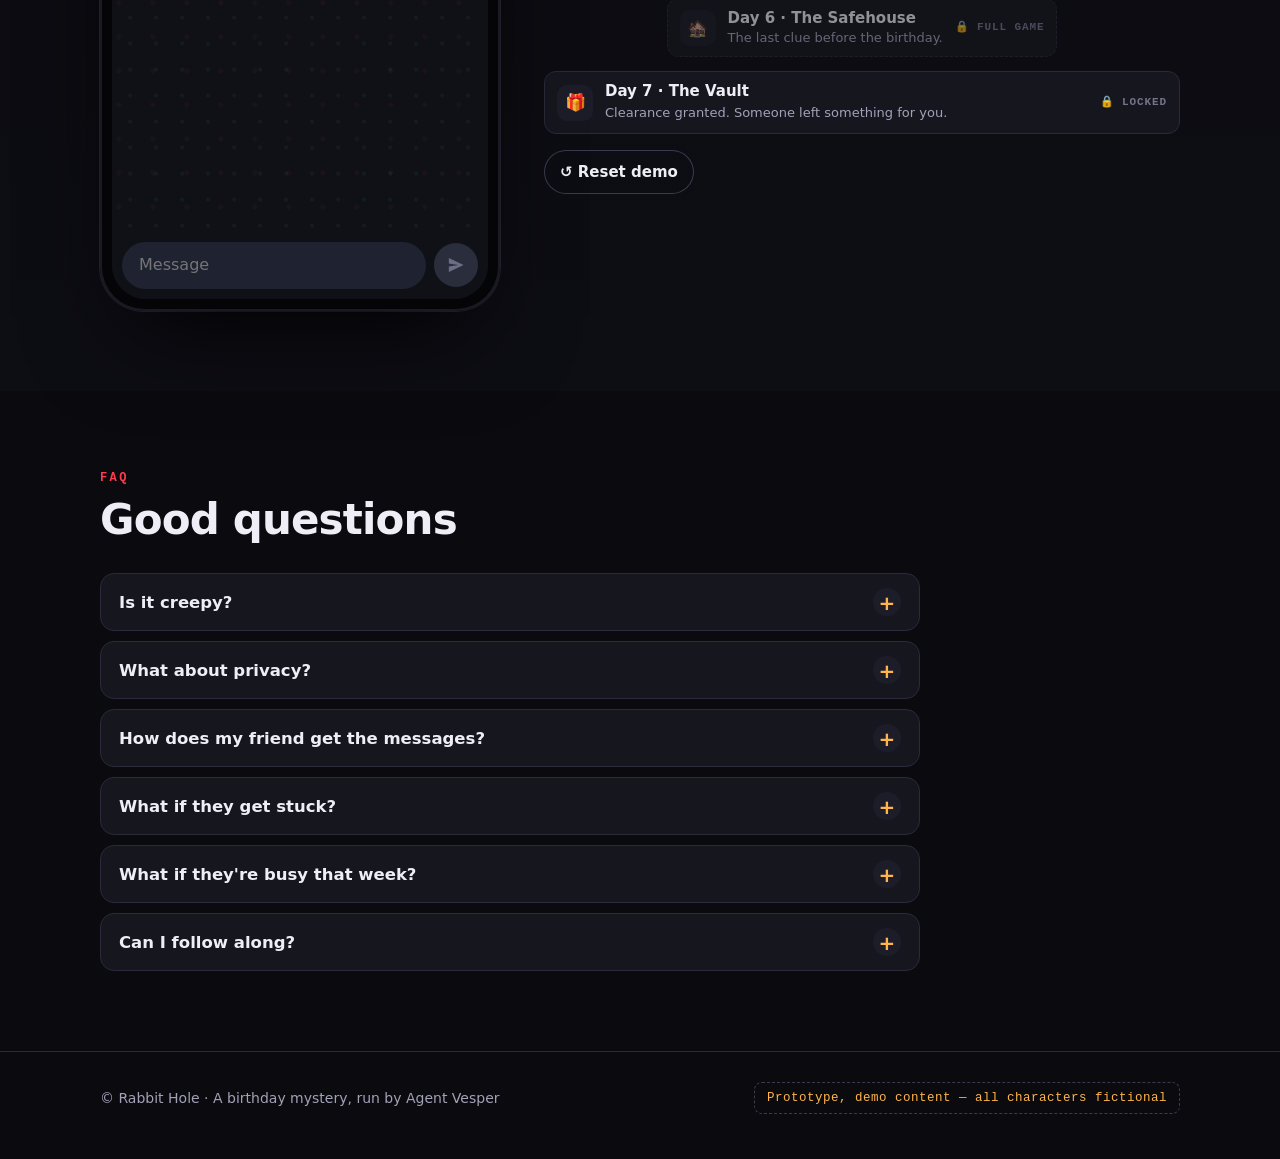
<file: rabbit-hole/index.html>
<!DOCTYPE html>
<html lang="en" dir="ltr" data-t-doc="doc">
<head>
<meta charset="utf-8">
<meta name="viewport" content="width=device-width, initial-scale=1, viewport-fit=cover">
<meta name="theme-color" content="#0a0a0f">
<script>(function(){try{var q=new URLSearchParams(location.search).get("lang"),l=q||localStorage.getItem("rh-lang")||"en";if(l!=="he")l="en";if(q)localStorage.setItem("rh-lang",l);var h=document.documentElement;h.lang=l;h.dir=l==="he"?"rtl":"ltr"}catch(e){}})()</script>
<title>Rabbit Hole — Turn their birthday into a 7-day mystery</title>
<meta name="description" content="An AI game master texts your friend one puzzle a day, built from their own life. The last clue reveals your gift.">
<link rel="icon" href="data:image/svg+xml,%3Csvg xmlns=%22http://www.w3.org/2000/svg%22 viewBox=%220 0 32 32%22%3E%3Ccircle cx=%2216%22 cy=%2216%22 r=%2214%22 fill=%22none%22 stroke=%22%23ff3b4e%22 stroke-width=%223%22/%3E%3Ccircle cx=%2216%22 cy=%2216%22 r=%225%22 fill=%22%23ff3b4e%22/%3E%3C/svg%3E">
<link rel="stylesheet" href="assets/rh.css">
<link rel="stylesheet" href="assets/landing.css">
</head>
<body>

<nav class="nav" data-t-aria="navAria" aria-label="Main">
  <div class="wrap">
    <a href="#top" class="logo" data-t-aria="homeAria" aria-label="Rabbit Hole home">
      <svg width="26" height="26" viewBox="0 0 32 32" aria-hidden="true"><circle cx="16" cy="16" r="14" fill="none" stroke="#ff3b4e" stroke-width="2"/><circle cx="16" cy="16" r="9" fill="none" stroke="#ff3b4e" stroke-width="1.5" opacity=".6"/><circle cx="16" cy="16" r="4" fill="#ff3b4e"/></svg>
      <span class="word">Rabbit Hole</span>
    </a>
    <div class="nav-links">
      <a href="#how" data-t="navHow">How it works</a>
      <a href="#pricing" data-t="navPricing">Pricing</a>
      <a href="#faq" data-t="navFaq">FAQ</a>
      <a href="#demo" class="keep" data-t="navDemo">Play the demo</a>
      <div data-langtoggle></div>
      <button type="button" class="iconbtn" data-mute></button>
    </div>
  </div>
</nav>

<header class="hero" id="top">
  <div class="wrap">
    <div>
      <div class="eyebrow" data-t="heroEyebrow">A 7-day birthday mystery</div>
      <h1 data-th="heroH1">Turn their birthday into a <em>week-long mystery</em>.</h1>
      <p class="lede" data-th="heroLede">A personal AI agent, made just for them, texts your friend one challenge a day, built from their own life. The last clue reveals <span class="redact" id="redact">your gift</span>.</p>
      <div class="hero-cta">
        <a href="#dossier" class="btn" data-t="heroCta1">Start a mystery · from $79</a>
        <a href="#demo" class="btn ghost" data-t="heroCta2">Play the 2-minute demo</a>
      </div>
      <div class="hero-meta">
        <span data-t="meta1">📅 7 days, 1 mission a day</span><span data-t="meta2">🧩 Puzzles from their life</span><span data-t="meta3">🎁 Ends on your gift</span>
      </div>
    </div>
    <div class="mini" aria-hidden="true">
      <div class="plabel"><span>Chat preview</span><span data-t="sampleLbl">Sample · loops</span></div>
      <div class="mphone"><div class="mscreen">
        <div class="mhead"><div class="c-ava sm">V</div><div><b>Vesper</b><small id="loopStatus" data-t="online">online</small></div></div>
        <div class="mbody" id="loop"></div>
      </div></div>
    </div>
  </div>
</header>

<main>
<section id="how">
  <div class="wrap">
    <div class="sec-head">
      <div class="eyebrow" data-t="howEyebrow">How it works</div>
      <h2 data-t="howH2">Five minutes from you. A week of mystery for them.</h2>
    </div>
    <div class="steps">
      <div class="step"><span class="ill" aria-hidden="true">🗂️</span><div class="n">1</div><h3 data-t="s1h">Tell us about them</h3><p data-t="s1p">A name, the street they grew up on, an inside joke, and the gift. That's the whole brief.</p></div>
      <div class="step"><span class="ill" aria-hidden="true">👀</span><div class="n">2</div><h3 data-t="s2h">Preview and approve</h3><p data-t="s2p">See Day 1 exactly as they'll get it, cipher and all. Nothing goes out until you say so.</p></div>
      <div class="step"><span class="ill" aria-hidden="true">🕵️</span><div class="n">3</div><h3 data-t="s3h">Vesper runs the week</h3><p data-t="s3p">A message every morning, a mini-game to solve, hints when they're stuck. Day 7 opens the vault: your gift.</p></div>
    </div>
  </div>
</section>

<section id="dossier" style="padding-top:12px">
  <div class="wrap">
    <div class="sec-head">
      <div class="eyebrow" data-t="formEyebrow">Step 1 · Meet Vesper</div>
      <h2 data-t="formH2">Tell Vesper about your friend</h2>
      <p class="lede" data-t="formLede">A five-minute chat about who they are. Vesper builds an agent only they could get, and you see the whole week before anything is sent.</p>
    </div>
    <div class="form-card builder-cta">
      <ol class="bsteps">
        <li><b data-t="b1h">Stories, not forms</b><span data-t="b1p">A habit, a memory, a place, what they're into. Vesper asks once more when an answer is thin.</span></li>
        <li><b data-t="b2h">You check every fact</b><span data-t="b2p">The agent can only say what you confirmed. Anything off limits stays off limits.</span></li>
        <li><b data-t="b3h">Meet their agent</b><span data-t="b3p">Three characters made for them. Pick one, chat with it, then play the whole week yourself.</span></li>
        <li><b data-t="b4h">The gift stays sealed</b><span data-t="b4p">The agent never sees it. It appears only on the last day.</span></li>
      </ol>
      <div class="form-foot">
        <div class="summary" id="formSummary"></div>
        <a class="btn" href="builder.html" id="builderLink" data-t="fSubmit">Start with Vesper →</a>
      </div>
    </div>
  </div>
</section>

<section id="pricing" style="padding-top:12px">
  <div class="wrap">
    <div class="sec-head">
      <div class="eyebrow" data-t="priceEyebrow">Pricing</div>
      <h2 data-t="priceH2">One price. No subscription.</h2>
    </div>
    <div class="tiers">
      <div class="tier" data-tier="field">
        <h3 data-t="t1Name">Field Agent</h3>
        <div class="price"><span data-t="t1Price">$79</span> <small data-t="perOp">/ one mystery</small></div>
        <ul>
          <li data-t="t1a">7 days, one mission each morning</li>
          <li data-t="t1b">Cipher, map and photo mini-games</li>
          <li data-t="t1c">Live in-character replies and hints</li>
          <li data-t="t1d">Digital finale: a reveal page for your gift</li>
        </ul>
        <button class="btn ghost" type="button" data-pick="field" data-t="t1Btn">Choose Field Agent</button>
      </div>
      <div class="tier featured" data-tier="full">
        <div class="badge" data-t="badge">RECOMMENDED</div>
        <h3 data-t="t2Name">Full Operation</h3>
        <div class="price"><span data-t="t2Price">$149</span> <small data-t="perOp">/ one mystery</small></div>
        <ul>
          <li data-t="t2a">7 days, timed to land on the birthday</li>
          <li data-t="t2b">Everything in Field Agent, plus 2 bonus side-quests</li>
          <li data-t="t2c">A video message from you, played inside the vault</li>
          <li data-t="t2d">Physical finale help: hidden box, drop or meetup</li>
          <li data-t="t2e">A keepsake case-file PDF afterwards</li>
        </ul>
        <button class="btn" type="button" data-pick="full" data-t="t2Btn">Choose Full Operation</button>
      </div>
    </div>
  </div>
</section>

<section class="demo" id="demo-sec">
  <div class="wrap">
    <div class="sec-head">
      <div class="eyebrow" data-t="demoEyebrow">Playable demo · You are the giftee</div>
      <h2 data-t="demoH2">You're Noa. Your phone just buzzed.</h2>
      <p class="lede" data-t="demoLede">Maya booked a Rabbit Hole for your 30th. Reply to Vesper, open each mission, solve it, come back. Days 1–3 are playable here.</p>
    </div>

    <div class="demo-grid">
      <div id="demo">
        <div class="preview-label">Chat preview <span data-t="demoBadge">Demo · not a real app</span></div>
        <div class="phone">
          <div class="chat" id="chat">
            <div class="chat-top" aria-hidden="true"></div>
            <div class="chat-head">
              <span class="chev" aria-hidden="true">‹</span>
              <div class="c-ava" aria-hidden="true">V</div>
              <div class="who"><b>Vesper</b><small id="status" data-t="online">online</small></div>
              <button type="button" class="skipbtn" id="skipBtn" data-t-aria="skipAria" aria-label="Skip ahead"><span data-t="skip">Skip ⏭</span></button>
            </div>
            <div class="chat-body" id="chatBody" role="log" aria-live="polite" data-t-aria="logAria" aria-label="Conversation with Vesper">
              <div id="msgs"></div>
              <div class="typing-row" id="typing"><div class="typing-bub" role="img" data-t-aria="typingAria" aria-label="Vesper is typing"><i></i><i></i><i></i></div><span class="ffhint" data-t="ffhint">tap to fast-forward</span></div>
            </div>
            <div class="choices" id="choices" role="group" data-t-aria="qrAria" aria-label="Quick replies"></div>
            <form class="composer" id="composer" autocomplete="off">
              <input id="chatInput" data-t-ph="msgPh" placeholder="Message" data-t-aria="msgAria" aria-label="Message Vesper" maxlength="200" enterkeyhint="send">
              <button type="submit" id="sendBtn" data-t-aria="sendAria" aria-label="Send" disabled>
                <svg width="20" height="20" viewBox="0 0 24 24" aria-hidden="true"><path fill="currentColor" d="M3.4 20.4 21 12 3.4 3.6l-.01 6.53L15 12 3.39 13.87z"/></svg>
              </button>
            </form>
          </div>
        </div>
      </div>

      <div class="side">
        <p class="lede" data-th="sideLede">Tap a quick reply or type anything. Vesper stays in character. Open a mission card, solve it, then tap <b>Back to chat</b>.</p>
        <ol class="timeline" id="timeline" data-t-aria="timelineAria" aria-label="7-day timeline"></ol>
        <div class="side-actions">
          <button class="btn ghost sm" id="resetBtn" type="button" data-t="reset">↺ Reset demo</button>
        </div>
      </div>
    </div>
  </div>
</section>

<section id="faq">
  <div class="wrap">
    <div class="sec-head">
      <div class="eyebrow" data-t="faqEyebrow">FAQ</div>
      <h2 data-t="faqH2">Good questions</h2>
    </div>
    <div class="faq" id="faqList"></div>
  </div>
</section>
</main>

<footer>
  <div class="wrap">
    <div data-t="footL">© Rabbit Hole · A birthday mystery, run by Agent Vesper</div>
    <div class="proto" data-t="foot">Prototype, demo content — all characters fictional</div>
  </div>
</footer>

<script src="assets/rh.js"></script>
<script src="assets/landing.js"></script>
<script src="assets/chat.js"></script>
</body>
</html>
</file>
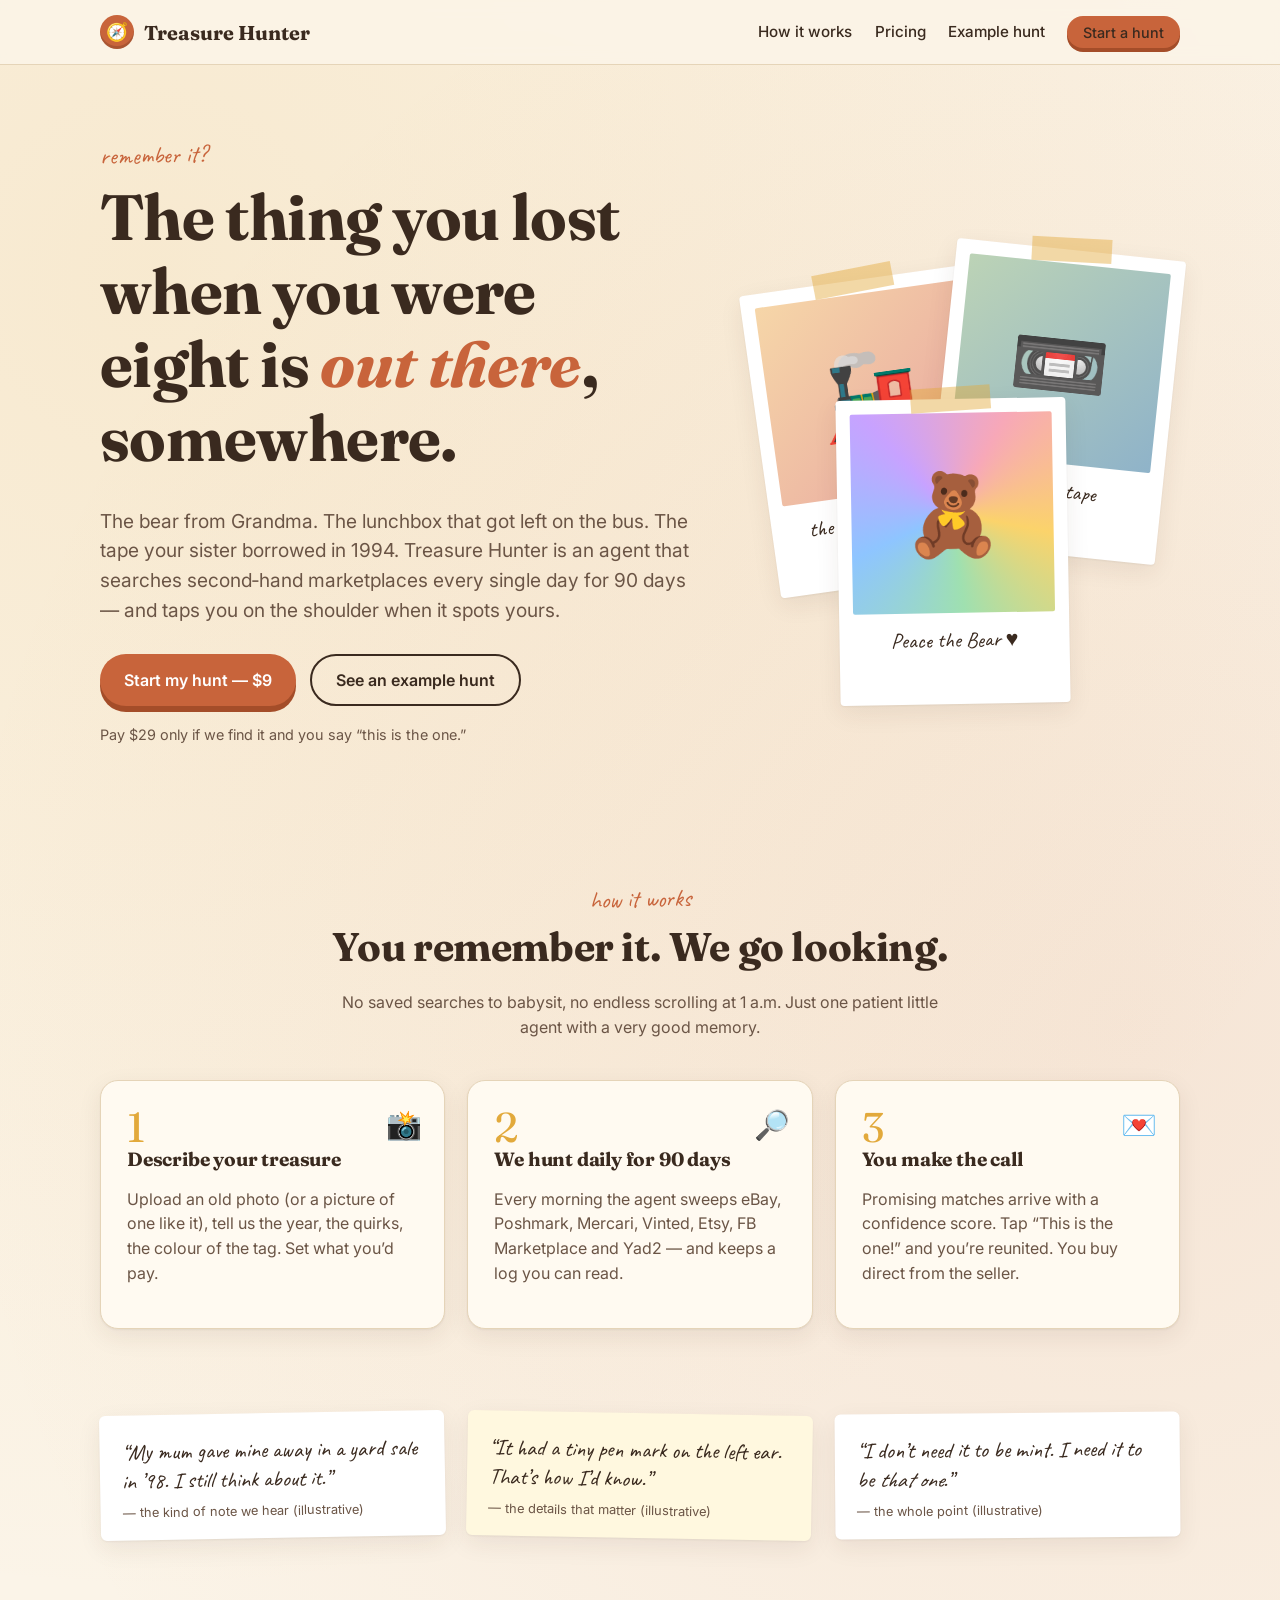
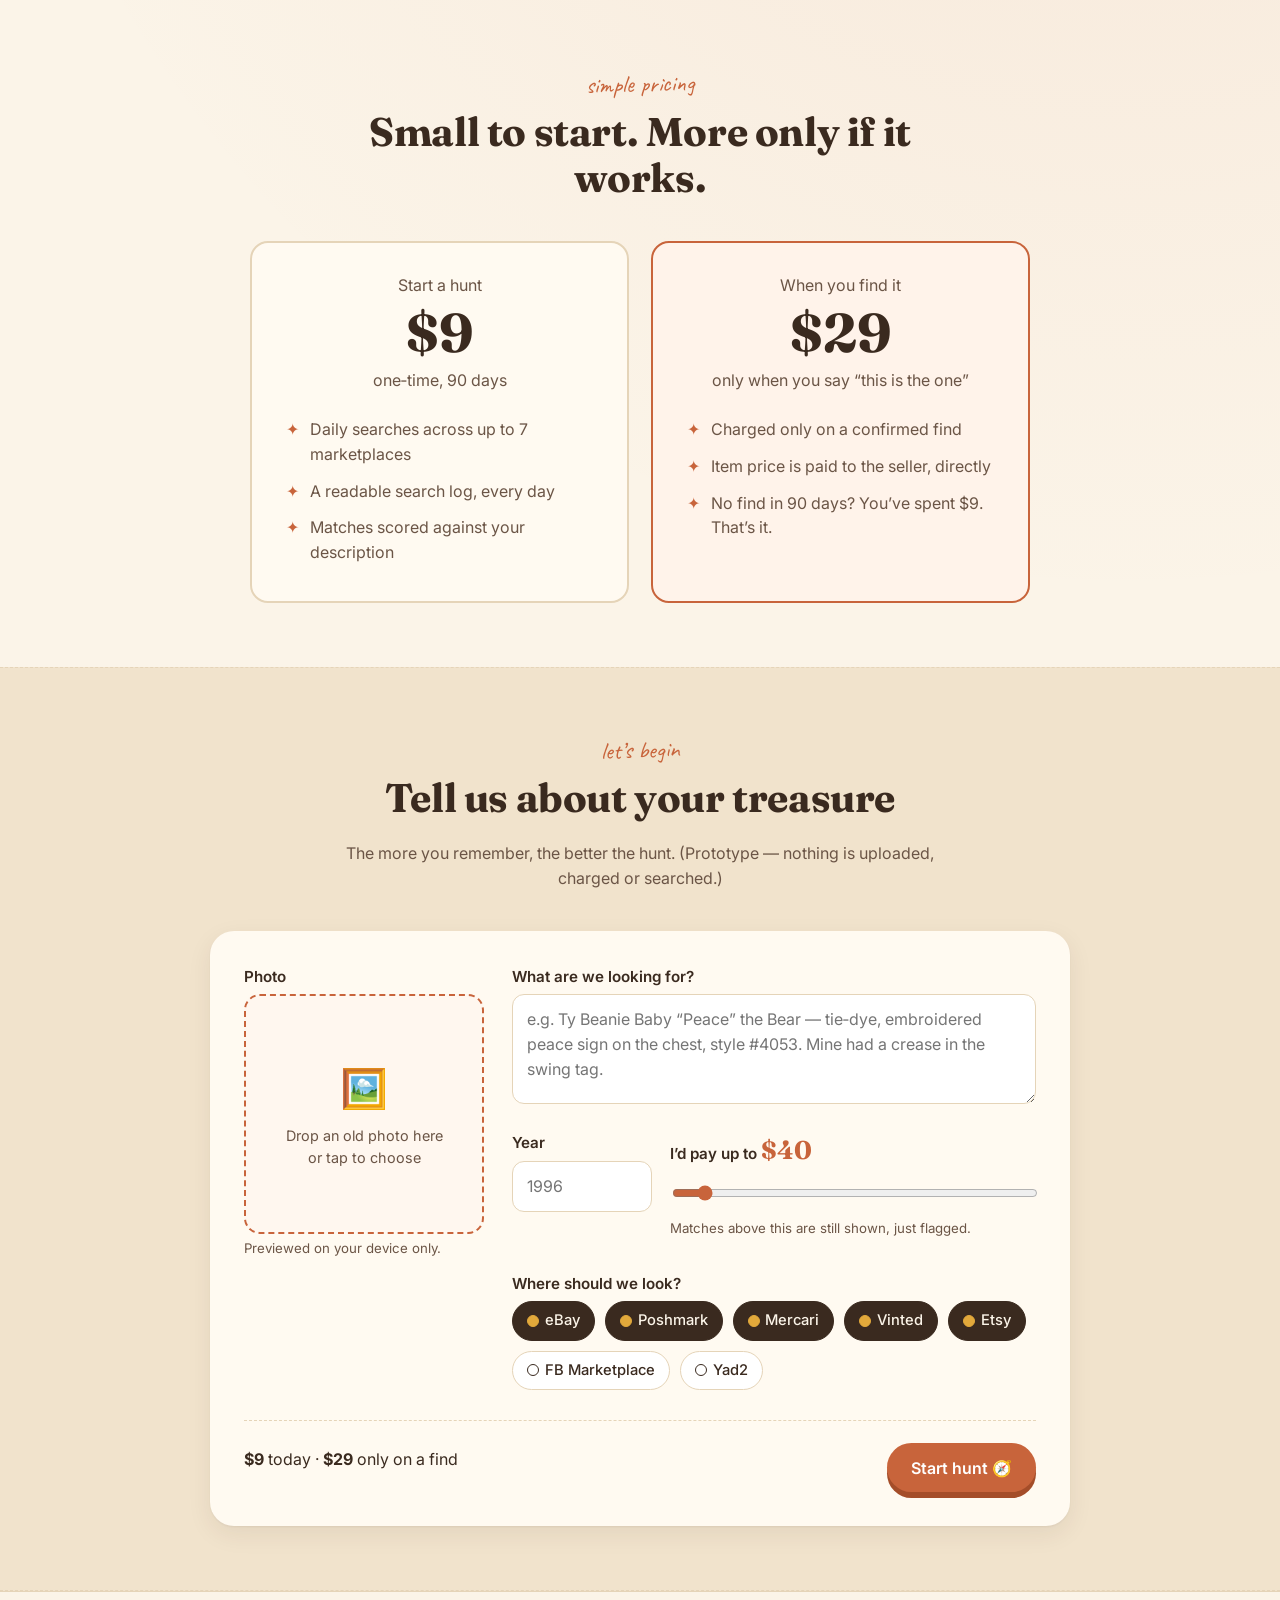
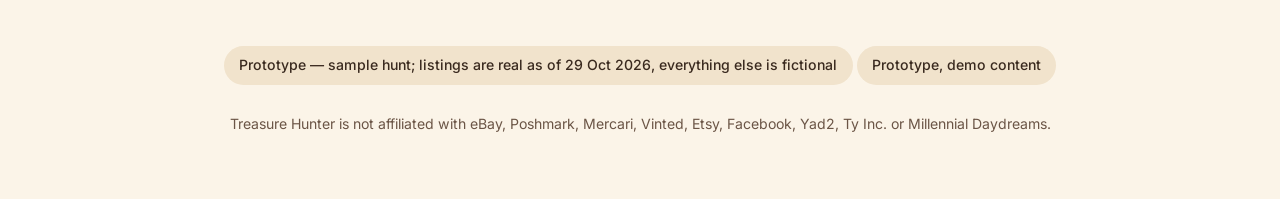
<file: treasure-hunter/index.html>
<!DOCTYPE html>
<html lang="en">
<head>
<meta charset="utf-8">
<meta name="viewport" content="width=device-width, initial-scale=1">
<title>Treasure Hunter — find the thing you lost when you were eight</title>
<link rel="preconnect" href="https://fonts.googleapis.com">
<link rel="preconnect" href="https://fonts.gstatic.com" crossorigin>
<link href="https://fonts.googleapis.com/css2?family=Fraunces:ital,opsz,wght@0,9..144,500;0,9..144,700;1,9..144,500&family=Inter:wght@400;500;600;700&family=Caveat:wght@600&display=swap" rel="stylesheet">
<style>
  :root{
    --cream:#fbf4e8;
    --paper:#fffaf1;
    --sand:#f1e3cc;
    --ink:#3a2a1f;
    --ink-soft:#6b5546;
    --terracotta:#c8643b;
    --terracotta-dark:#a44d29;
    --mustard:#e2a93b;
    --sage:#7d9a7a;
    --sage-dark:#5b7a59;
    --rose:#e8a5a0;
    --line:#e5d4b8;
    --shadow:0 1px 2px rgba(58,42,31,.06),0 8px 24px rgba(58,42,31,.08);
    --radius:18px;
    --serif:"Fraunces",Georgia,"Times New Roman",serif;
    --sans:"Inter",system-ui,-apple-system,"Segoe UI",Roboto,Helvetica,Arial,sans-serif;
    --hand:"Caveat","Comic Sans MS","Bradley Hand",cursive;
  }
  *{box-sizing:border-box}
  html{scroll-behavior:smooth}
  body{
    margin:0;font-family:var(--sans);color:var(--ink);line-height:1.55;
    background:
      radial-gradient(circle at 12% 8%,rgba(226,169,59,.14),transparent 40%),
      radial-gradient(circle at 88% 30%,rgba(200,100,59,.10),transparent 45%),
      var(--cream);
  }
  img{max-width:100%;display:block}
  [hidden]{display:none!important}
  a{color:var(--terracotta-dark)}
  .wrap{max-width:1120px;margin:0 auto;padding:0 20px}
  h1,h2,h3{font-family:var(--serif);font-weight:700;line-height:1.15;margin:0 0 .5em;letter-spacing:-.01em}
  h1{font-size:clamp(2.3rem,5.5vw,4rem)}
  h2{font-size:clamp(1.7rem,3.4vw,2.5rem)}
  h3{font-size:1.2rem}
  .eyebrow{font-family:var(--hand);font-size:1.5rem;color:var(--terracotta);margin:0 0 .25em;transform:rotate(-1.5deg);display:inline-block}
  .muted{color:var(--ink-soft)}
  .btn{
    display:inline-flex;align-items:center;justify-content:center;gap:.5em;
    font:600 1rem var(--sans);padding:.9em 1.5em;border-radius:999px;border:0;cursor:pointer;
    text-decoration:none;transition:transform .15s ease,box-shadow .15s ease,background .15s ease;
  }
  .btn:focus-visible{outline:3px solid var(--mustard);outline-offset:3px}
  .btn-primary{background:var(--terracotta);color:#fff;box-shadow:0 6px 0 var(--terracotta-dark)}
  .btn-primary:hover{transform:translateY(-1px);background:#d06d44}
  .btn-primary:active{transform:translateY(4px);box-shadow:0 2px 0 var(--terracotta-dark)}
  .btn-ghost{background:transparent;color:var(--ink);border:2px solid var(--ink)}
  .btn-ghost:hover{background:var(--ink);color:var(--cream)}

  /* nav */
  header.nav{position:sticky;top:0;z-index:20;background:rgba(251,244,232,.88);backdrop-filter:blur(8px);border-bottom:1px solid var(--line)}
  header.nav .wrap{display:flex;align-items:center;justify-content:space-between;height:64px}
  .logo{display:flex;align-items:center;gap:.5em;font-family:var(--serif);font-weight:700;font-size:1.25rem;text-decoration:none;color:var(--ink)}
  .logo-mark{width:34px;height:34px;border-radius:50%;background:var(--terracotta);display:grid;place-items:center;font-size:1.1rem;box-shadow:inset 0 -3px 0 rgba(0,0,0,.15)}
  .nav-links{display:flex;gap:1.4rem;align-items:center}
  .nav-links a{color:var(--ink);text-decoration:none;font-weight:500;font-size:.95rem}
  .nav-links a:hover{color:var(--terracotta)}
  .nav-links .btn{padding:.55em 1.1em;font-size:.9rem;box-shadow:0 4px 0 var(--terracotta-dark)}
  @media (max-width:720px){.nav-links a:not(.btn){display:none}}

  /* hero */
  .hero{padding:72px 0 56px}
  .hero-grid{display:grid;grid-template-columns:1.15fr .85fr;gap:48px;align-items:center}
  .hero p.lead{font-size:1.2rem;color:var(--ink-soft);max-width:34em}
  .hero h1 em{font-style:italic;color:var(--terracotta)}
  .hero-ctas{display:flex;gap:14px;flex-wrap:wrap;margin:28px 0 18px}
  .hero-note{font-size:.9rem;color:var(--ink-soft)}
  .polaroid-stack{position:relative;height:400px}
  .polaroid{
    position:absolute;background:#fff;padding:14px 14px 48px;border-radius:4px;box-shadow:var(--shadow);width:230px;
  }
  .polaroid .ph{height:200px;border-radius:2px;display:grid;place-items:center;font-size:5rem}
  .polaroid .cap{font-family:var(--hand);font-size:1.35rem;text-align:center;margin-top:10px;color:var(--ink)}
  .p1{left:4%;top:30px;transform:rotate(-8deg)}
  .p1 .ph{background:linear-gradient(135deg,#f6d6a8,#e8a5a0)}
  .p2{right:2%;top:0;transform:rotate(6deg)}
  .p2 .ph{background:linear-gradient(135deg,#bcd3b6,#8fb3c9)}
  .p3{left:22%;top:150px;transform:rotate(-1deg);z-index:2}
  .p3 .ph{background:conic-gradient(from 30deg,#f7a8b8,#fbd36b,#9fe0b0,#8ec5ff,#c8a2ff,#f7a8b8)}
  .tape{position:absolute;top:-12px;left:50%;width:80px;height:24px;margin-left:-40px;background:rgba(226,169,59,.45);transform:rotate(-3deg)}
  @media (max-width:860px){
    .hero-grid{grid-template-columns:1fr}
    .polaroid-stack{height:340px;max-width:420px;margin:0 auto;width:100%}
    .polaroid{width:190px}.polaroid .ph{height:160px;font-size:4rem}
  }

  section{padding:64px 0}
  .section-head{text-align:center;max-width:640px;margin:0 auto 40px}

  /* how */
  .steps{display:grid;grid-template-columns:repeat(3,1fr);gap:22px}
  .step{background:var(--paper);border:1px solid var(--line);border-radius:var(--radius);padding:26px;box-shadow:var(--shadow);position:relative}
  .step .num{font-family:var(--serif);font-size:2.6rem;color:var(--mustard);line-height:1}
  .step .ico{position:absolute;top:22px;right:22px;font-size:1.8rem}
  @media (max-width:760px){.steps{grid-template-columns:1fr}}

  /* stories */
  .quotes{display:grid;grid-template-columns:repeat(3,1fr);gap:22px}
  .quote{background:#fff;border-radius:6px;padding:22px 22px 18px;box-shadow:var(--shadow);font-family:var(--hand);font-size:1.4rem;line-height:1.3;position:relative}
  .quote:nth-child(1){transform:rotate(-1deg)}
  .quote:nth-child(2){transform:rotate(1deg);background:#fff8df}
  .quote:nth-child(3){transform:rotate(-.5deg)}
  .quote small{display:block;font-family:var(--sans);font-size:.8rem;color:var(--ink-soft);margin-top:10px}
  @media (max-width:760px){.quotes{grid-template-columns:1fr}}

  /* pricing */
  .pricing{display:grid;grid-template-columns:1fr 1fr;gap:22px;max-width:780px;margin:0 auto}
  .price-card{background:var(--paper);border:2px solid var(--line);border-radius:var(--radius);padding:30px;text-align:center}
  .price-card.accent{border-color:var(--terracotta);background:#fff3ea}
  .price{font-family:var(--serif);font-size:3.4rem;font-weight:700;line-height:1;margin:.15em 0}
  .price-card ul{list-style:none;padding:0;margin:18px 0 0;text-align:left;color:var(--ink-soft)}
  .price-card li{padding:6px 0 6px 28px;position:relative}
  .price-card li::before{content:"✦";position:absolute;left:4px;color:var(--terracotta)}
  .plus{display:none}
  @media (max-width:680px){.pricing{grid-template-columns:1fr}}

  /* form */
  .setup{background:var(--sand);border-top:1px dashed var(--line);border-bottom:1px dashed var(--line)}
  .form-card{background:var(--paper);border-radius:24px;box-shadow:var(--shadow);padding:34px;max-width:860px;margin:0 auto}
  .form-grid{display:grid;grid-template-columns:240px 1fr;gap:28px}
  @media (max-width:720px){.form-grid{grid-template-columns:1fr}.form-card{padding:22px}.drop{max-width:220px}}
  .lbl{display:block;font-weight:600;margin:0 0 6px;font-size:.95rem}
  .hint{font-size:.83rem;color:var(--ink-soft);margin-top:4px}
  .field{margin-bottom:20px}
  input[type=text],input[type=number],textarea{
    width:100%;font:inherit;padding:.75em .9em;border:1.5px solid var(--line);border-radius:12px;background:#fff;color:var(--ink);
  }
  textarea{min-height:110px;resize:vertical}
  input:focus,textarea:focus{outline:none;border-color:var(--terracotta);box-shadow:0 0 0 4px rgba(200,100,59,.15)}
  .drop{
    border:2px dashed var(--terracotta);border-radius:16px;background:#fff7ef;aspect-ratio:1/1;display:grid;place-items:center;
    text-align:center;cursor:pointer;position:relative;overflow:hidden;transition:background .15s;
  }
  .drop:hover,.drop.drag{background:#ffeedd}
  .drop input{position:absolute;inset:0;opacity:0;cursor:pointer}
  .drop .empty{padding:16px;color:var(--ink-soft);font-size:.9rem}
  .drop .empty b{display:block;font-size:2.4rem;margin-bottom:6px}
  .drop img{position:absolute;inset:0;width:100%;height:100%;object-fit:cover}
  .clear-photo{margin-top:8px;background:none;border:0;color:var(--terracotta-dark);font:500 .85rem var(--sans);cursor:pointer;text-decoration:underline;padding:0}
  .row2{display:grid;grid-template-columns:140px 1fr;gap:18px}
  @media (max-width:480px){.row2{grid-template-columns:1fr}}
  .budget-out{font-family:var(--serif);font-size:1.6rem;font-weight:700;color:var(--terracotta)}
  input[type=range]{width:100%;accent-color:var(--terracotta);height:28px}
  .sites{display:flex;flex-wrap:wrap;gap:10px}
  .chip{position:relative}
  .chip input{position:absolute;opacity:0;pointer-events:none}
  .chip span{
    display:inline-flex;align-items:center;gap:.4em;padding:.5em .95em;border-radius:999px;border:1.5px solid var(--line);background:#fff;
    cursor:pointer;font-size:.92rem;font-weight:500;user-select:none;transition:all .12s;
  }
  .chip input:checked + span{background:var(--ink);color:var(--cream);border-color:var(--ink)}
  .chip input:focus-visible + span{outline:3px solid var(--mustard);outline-offset:2px}
  .chip span::before{content:"";width:10px;height:10px;border-radius:50%;border:1.5px solid currentColor}
  .chip input:checked + span::before{background:var(--mustard);border-color:var(--mustard)}
  .form-foot{display:flex;align-items:center;justify-content:space-between;gap:16px;flex-wrap:wrap;border-top:1px dashed var(--line);margin-top:10px;padding-top:22px}
  .err{color:#b3261e;font-size:.88rem;font-weight:500;min-height:1.2em}

  /* dashboard */
  #dashboard[hidden]{display:none}
  .dash-top{display:flex;gap:22px;align-items:stretch;flex-wrap:wrap;margin-bottom:24px}
  .target{flex:1 1 420px;display:flex;gap:20px;background:var(--paper);border:1px solid var(--line);border-radius:var(--radius);padding:22px;box-shadow:var(--shadow);align-items:center}
  .target .ph{flex:0 0 108px;height:108px;border-radius:14px;display:grid;place-items:center;font-size:3.4rem;
    background:conic-gradient(from 30deg,#f7a8b8,#fbd36b,#9fe0b0,#8ec5ff,#c8a2ff,#f7a8b8);box-shadow:inset 0 0 0 4px rgba(255,255,255,.55)}
  .target h3{font-size:1.3rem;margin-bottom:.3em}
  .status-pill{display:inline-flex;align-items:center;gap:.45em;font-size:.8rem;font-weight:600;background:#e6f0e4;color:var(--sage-dark);padding:.3em .75em;border-radius:999px}
  .status-pill::before{content:"";width:8px;height:8px;border-radius:50%;background:var(--sage);animation:pulse 1.6s infinite}
  .status-pill.found{background:#fff1d6;color:#8a5a00}
  .status-pill.found::before{background:var(--mustard)}
  @keyframes pulse{0%,100%{opacity:1}50%{opacity:.3}}
  .stats{flex:1 1 300px;display:grid;grid-template-columns:repeat(3,1fr);gap:12px}
  .stat{background:var(--paper);border:1px solid var(--line);border-radius:var(--radius);padding:16px;box-shadow:var(--shadow)}
  .stat .v{font-family:var(--serif);font-size:1.7rem;font-weight:700;line-height:1.1}
  .stat .k{font-size:.78rem;color:var(--ink-soft);text-transform:uppercase;letter-spacing:.06em}
  .progress{height:8px;background:var(--sand);border-radius:99px;overflow:hidden;margin-top:8px}
  .progress i{display:block;height:100%;background:var(--terracotta);border-radius:99px}
  .user-hunt{display:none;align-items:center;gap:14px;background:#eef4ec;border:1px solid #cfe0cb;border-radius:14px;padding:12px 16px;margin-bottom:22px;font-size:.92rem}
  .user-hunt.show{display:flex}
  .user-hunt .thumb{width:46px;height:46px;border-radius:10px;object-fit:cover;flex:0 0 46px;background:#d9e7d6;display:grid;place-items:center}

  .dash-grid{display:grid;grid-template-columns:340px 1fr;gap:26px;align-items:start}
  @media (max-width:900px){.dash-grid{grid-template-columns:1fr}}
  .panel{background:var(--paper);border:1px solid var(--line);border-radius:var(--radius);padding:22px;box-shadow:var(--shadow)}
  .panel-title{display:flex;justify-content:space-between;align-items:baseline;gap:10px;margin-bottom:14px}
  .panel-title h3{margin:0}
  .tag{font-size:.7rem;font-weight:700;text-transform:uppercase;letter-spacing:.07em;padding:.3em .6em;border-radius:6px;background:var(--sand);color:var(--ink-soft);white-space:nowrap}
  .timeline{list-style:none;margin:0;padding:0;position:relative;max-height:620px;overflow:auto;padding-right:4px}
  .timeline::before{content:"";position:absolute;left:9px;top:6px;bottom:6px;width:2px;background:var(--line)}
  .timeline li{position:relative;padding:0 0 18px 32px;font-size:.9rem}
  .timeline li::before{content:"";position:absolute;left:3px;top:5px;width:14px;height:14px;border-radius:50%;background:var(--paper);border:2.5px solid var(--line)}
  .timeline li.hit::before{border-color:var(--terracotta);background:var(--terracotta)}
  .timeline li.today::before{border-color:var(--sage);background:var(--sage);box-shadow:0 0 0 4px rgba(125,154,122,.25)}
  .timeline .d{font-weight:600}
  .timeline .d small{font-weight:400;color:var(--ink-soft);margin-left:.35em}
  .timeline .m{color:var(--ink-soft)}
  .timeline .hits{color:var(--terracotta-dark);font-weight:600}

  .banner{display:flex;gap:12px;align-items:flex-start;background:#fff4d9;border:1.5px solid #f0d28c;border-radius:14px;padding:14px 16px;margin-bottom:18px;font-size:.93rem}
  .banner b{font-weight:700}
  .context{background:#f3ece1;border-radius:12px;padding:12px 16px;font-size:.88rem;color:var(--ink-soft);margin-bottom:18px}
  .context strong{color:var(--ink)}
  .cards{display:grid;grid-template-columns:repeat(2,1fr);gap:18px}
  @media (max-width:640px){.cards{grid-template-columns:1fr}}
  .card{background:#fff;border:1px solid var(--line);border-radius:16px;overflow:hidden;display:flex;flex-direction:column;transition:transform .2s,box-shadow .2s,border-color .2s}
  .card:hover{transform:translateY(-2px);box-shadow:var(--shadow)}
  .card .art{height:130px;position:relative;display:grid;place-items:center;font-size:3.3rem;
    background:repeating-linear-gradient(45deg,rgba(255,255,255,.35) 0 10px,transparent 10px 20px),conic-gradient(from var(--a,30deg),#f7a8b8,#fbd36b,#9fe0b0,#8ec5ff,#c8a2ff,#f7a8b8)}
  .card .art .noimg{position:absolute;bottom:8px;left:10px;font-size:.68rem;background:rgba(255,255,255,.85);padding:.2em .5em;border-radius:5px;color:var(--ink-soft)}
  .conf{position:absolute;top:10px;right:10px;font-size:1rem;background:#fff;border-radius:12px;padding:.35em .6em;text-align:center;box-shadow:0 2px 8px rgba(0,0,0,.12);line-height:1.1}
  .conf b{display:block;font-family:var(--serif);font-size:1.15rem;color:var(--sage-dark)}
  .conf span{font-size:.6rem;text-transform:uppercase;letter-spacing:.05em;color:var(--ink-soft)}
  .card .body{padding:16px;display:flex;flex-direction:column;gap:8px;flex:1}
  .src{font-size:.75rem;font-weight:600;text-transform:uppercase;letter-spacing:.05em;color:var(--ink-soft);display:flex;align-items:center;gap:.4em}
  .src .dot{width:8px;height:8px;border-radius:50%}
  .card h4{font:600 .98rem/1.35 var(--sans);margin:0}
  .meta{display:flex;flex-wrap:wrap;gap:6px}
  .meta span{font-size:.75rem;background:var(--cream);border:1px solid var(--line);padding:.15em .55em;border-radius:99px;color:var(--ink-soft)}
  .meta .over{background:#fdecea;border-color:#f3c3be;color:#a33}
  .meta .under{background:#e9f2e7;border-color:#c9dcc4;color:var(--sage-dark)}
  .pricing-line{display:flex;align-items:baseline;gap:8px;margin-top:auto;padding-top:6px}
  .pricing-line .p{font-family:var(--serif);font-size:1.6rem;font-weight:700}
  .pricing-line .s{font-size:.82rem;color:var(--ink-soft)}
  .card .actions{display:flex;gap:8px;flex-wrap:wrap}
  .card .actions a{font-size:.85rem;font-weight:600;padding:.6em .9em;border-radius:10px;border:1.5px solid var(--line);text-decoration:none;color:var(--ink);flex:1;text-align:center}
  .card .actions a:hover{border-color:var(--ink)}
  .card .actions button{flex:1.3;font-size:.88rem;padding:.6em .9em;border-radius:10px;box-shadow:0 4px 0 var(--terracotta-dark)}
  .card.is-found{border:2.5px solid var(--mustard);box-shadow:0 0 0 6px rgba(226,169,59,.2)}
  .card.is-found .actions button{background:var(--mustard);box-shadow:0 4px 0 #b9851f;color:var(--ink)}
  .card.dim{opacity:.55}
  .found-ribbon{display:none;position:absolute;top:10px;left:-34px;background:var(--mustard);color:var(--ink);font-weight:700;font-size:.72rem;letter-spacing:.08em;padding:.3em 40px;transform:rotate(-30deg);text-transform:uppercase}
  .card.is-found .found-ribbon{display:block}

  /* modal */
  .modal{position:fixed;inset:0;z-index:50;display:none;place-items:center;padding:20px;background:rgba(58,42,31,.55)}
  .modal.open{display:grid;animation:fade .25s ease}
  @keyframes fade{from{opacity:0}to{opacity:1}}
  .modal-card{background:var(--paper);border-radius:24px;max-width:480px;width:100%;padding:34px 28px 26px;text-align:center;position:relative;animation:pop .45s cubic-bezier(.2,1.4,.4,1)}
  @keyframes pop{from{transform:scale(.8) rotate(-2deg);opacity:0}to{transform:none;opacity:1}}
  .modal-card .big{font-size:4.2rem;line-height:1;margin-bottom:6px;animation:wiggle 1.2s ease-in-out infinite}
  @keyframes wiggle{0%,100%{transform:rotate(-6deg)}50%{transform:rotate(6deg)}}
  .modal-card .listing{background:#fff;border:1px dashed var(--line);border-radius:12px;padding:12px;margin:16px 0;font-size:.9rem;text-align:left}
  .fee{display:flex;justify-content:space-between;font-size:.9rem;border-top:1px dashed var(--line);padding-top:12px;margin-top:4px;text-align:left}
  .modal-actions{display:flex;flex-direction:column;gap:10px;margin-top:18px}
  .modal-close{position:absolute;top:12px;right:14px;background:none;border:0;font-size:1.5rem;cursor:pointer;color:var(--ink-soft)}
  .confetti{position:fixed;inset:0;pointer-events:none;z-index:60;overflow:hidden}
  .confetti i{position:absolute;top:-20px;width:10px;height:16px;border-radius:2px;animation:fall linear forwards}
  @keyframes fall{to{transform:translateY(110vh) rotate(720deg)}}

  footer{padding:40px 0 50px;border-top:1px solid var(--line);text-align:center;font-size:.88rem;color:var(--ink-soft)}
  footer .disc{display:inline-block;background:var(--sand);padding:.6em 1.1em;border-radius:99px;font-weight:500;color:var(--ink)}
  @media (prefers-reduced-motion:reduce){*{animation:none!important;transition:none!important;scroll-behavior:auto!important}}
</style>
</head>
<body>

<header class="nav">
  <div class="wrap">
    <a class="logo" href="#top"><span class="logo-mark" aria-hidden="true">🧭</span> Treasure Hunter</a>
    <nav class="nav-links" aria-label="Main">
      <a href="#how">How it works</a>
      <a href="#pricing">Pricing</a>
      <a href="#" data-show-dash>Example hunt</a>
      <a class="btn btn-primary" href="#setup">Start a hunt</a>
    </nav>
  </div>
</header>

<main id="top">
  <!-- HERO -->
  <section class="hero">
    <div class="wrap hero-grid">
      <div>
        <p class="eyebrow">remember it?</p>
        <h1>The thing you lost when you were eight is <em>out there</em>, somewhere.</h1>
        <p class="lead">The bear from Grandma. The lunchbox that got left on the bus. The tape your sister borrowed in 1994. Treasure Hunter is an agent that searches second‑hand marketplaces every single day for 90 days — and taps you on the shoulder when it spots yours.</p>
        <div class="hero-ctas">
          <a class="btn btn-primary" href="#setup">Start my hunt — $9</a>
          <a class="btn btn-ghost" href="#" data-show-dash>See an example hunt</a>
        </div>
        <p class="hero-note">Pay $29 only if we find it and you say “this is the one.”</p>
      </div>
      <div class="polaroid-stack" aria-hidden="true">
        <div class="polaroid p1"><div class="tape"></div><div class="ph">🚂</div><div class="cap">the wooden train, ’89</div></div>
        <div class="polaroid p2"><div class="tape"></div><div class="ph">📼</div><div class="cap">Dad’s mixtape</div></div>
        <div class="polaroid p3"><div class="tape"></div><div class="ph">🧸</div><div class="cap">Peace the Bear ♥</div></div>
      </div>
    </div>
  </section>

  <!-- HOW -->
  <section id="how">
    <div class="wrap">
      <div class="section-head">
        <p class="eyebrow">how it works</p>
        <h2>You remember it. We go looking.</h2>
        <p class="muted">No saved searches to babysit, no endless scrolling at 1 a.m. Just one patient little agent with a very good memory.</p>
      </div>
      <div class="steps">
        <div class="step"><span class="ico">📸</span><div class="num">1</div><h3>Describe your treasure</h3><p class="muted">Upload an old photo (or a picture of one like it), tell us the year, the quirks, the colour of the tag. Set what you’d pay.</p></div>
        <div class="step"><span class="ico">🔎</span><div class="num">2</div><h3>We hunt daily for 90 days</h3><p class="muted">Every morning the agent sweeps eBay, Poshmark, Mercari, Vinted, Etsy, FB Marketplace and Yad2 — and keeps a log you can read.</p></div>
        <div class="step"><span class="ico">💌</span><div class="num">3</div><h3>You make the call</h3><p class="muted">Promising matches arrive with a confidence score. Tap “This is the one!” and you’re reunited. You buy direct from the seller.</p></div>
      </div>
    </div>
  </section>

  <!-- STORIES -->
  <section style="padding-top:20px">
    <div class="wrap">
      <div class="quotes">
        <div class="quote">“My mum gave mine away in a yard sale in ’98. I still think about it.”<small>— the kind of note we hear (illustrative)</small></div>
        <div class="quote">“It had a tiny pen mark on the left ear. That’s how I’d know.”<small>— the details that matter (illustrative)</small></div>
        <div class="quote">“I don’t need it to be mint. I need it to be <em>that one</em>.”<small>— the whole point (illustrative)</small></div>
      </div>
    </div>
  </section>

  <!-- PRICING -->
  <section id="pricing">
    <div class="wrap">
      <div class="section-head">
        <p class="eyebrow">simple pricing</p>
        <h2>Small to start. More only if it works.</h2>
      </div>
      <div class="pricing">
        <div class="price-card">
          <div class="muted">Start a hunt</div>
          <div class="price">$9</div>
          <div class="muted">one‑time, 90 days</div>
          <ul>
            <li>Daily searches across up to 7 marketplaces</li>
            <li>A readable search log, every day</li>
            <li>Matches scored against your description</li>
          </ul>
        </div>
        <div class="price-card accent">
          <div class="muted">When you find it</div>
          <div class="price">$29</div>
          <div class="muted">only when you say “this is the one”</div>
          <ul>
            <li>Charged only on a confirmed find</li>
            <li>Item price is paid to the seller, directly</li>
            <li>No find in 90 days? You’ve spent $9. That’s it.</li>
          </ul>
        </div>
      </div>
    </div>
  </section>

  <!-- SETUP -->
  <section id="setup" class="setup">
    <div class="wrap">
      <div class="section-head">
        <p class="eyebrow">let’s begin</p>
        <h2>Tell us about your treasure</h2>
        <p class="muted">The more you remember, the better the hunt. (Prototype — nothing is uploaded, charged or searched.)</p>
      </div>
      <form class="form-card" id="huntForm" novalidate>
        <div class="form-grid">
          <div>
            <label class="lbl" for="photo">Photo</label>
            <div class="drop" id="drop">
              <input type="file" id="photo" accept="image/*" aria-describedby="photoHint">
              <div class="empty" id="dropEmpty"><b>🖼️</b>Drop an old photo here<br>or tap to choose</div>
              <img id="preview" alt="Preview of your uploaded photo" hidden>
            </div>
            <button type="button" class="clear-photo" id="clearPhoto" hidden>Remove photo</button>
            <p class="hint" id="photoHint">Previewed on your device only.</p>
          </div>
          <div>
            <div class="field">
              <label class="lbl" for="desc">What are we looking for?</label>
              <textarea id="desc" placeholder="e.g. Ty Beanie Baby “Peace” the Bear — tie‑dye, embroidered peace sign on the chest, style #4053. Mine had a crease in the swing tag."></textarea>
            </div>
            <div class="row2">
              <div class="field">
                <label class="lbl" for="year">Year</label>
                <input type="number" id="year" min="1900" max="2026" placeholder="1996" inputmode="numeric">
              </div>
              <div class="field">
                <label class="lbl" for="budget">I’d pay up to <span class="budget-out" id="budgetOut">$40</span></label>
                <input type="range" id="budget" min="5" max="500" step="5" value="40" aria-describedby="budgetHint">
                <p class="hint" id="budgetHint">Matches above this are still shown, just flagged.</p>
              </div>
            </div>
            <div class="field">
              <span class="lbl" id="sitesLbl">Where should we look?</span>
              <div class="sites" role="group" aria-labelledby="sitesLbl" id="sites">
                <label class="chip"><input type="checkbox" value="eBay" checked><span>eBay</span></label>
                <label class="chip"><input type="checkbox" value="Poshmark" checked><span>Poshmark</span></label>
                <label class="chip"><input type="checkbox" value="Mercari" checked><span>Mercari</span></label>
                <label class="chip"><input type="checkbox" value="Vinted" checked><span>Vinted</span></label>
                <label class="chip"><input type="checkbox" value="Etsy" checked><span>Etsy</span></label>
                <label class="chip"><input type="checkbox" value="FB Marketplace"><span>FB Marketplace</span></label>
                <label class="chip"><input type="checkbox" value="Yad2"><span>Yad2</span></label>
              </div>
            </div>
          </div>
        </div>
        <div class="form-foot">
          <div>
            <div><strong>$9</strong> today · <strong>$29</strong> only on a find</div>
            <div class="err" id="formErr" role="alert"></div>
          </div>
          <button class="btn btn-primary" type="submit">Start hunt 🧭</button>
        </div>
      </form>
    </div>
  </section>

  <!-- DASHBOARD -->
  <section id="dashboard" hidden>
    <div class="wrap">
      <div class="section-head" style="margin-bottom:28px">
        <p class="eyebrow">example hunt</p>
        <h2>Hunt dashboard</h2>
        <p class="muted">Here’s what a hunt looks like a few weeks in.</p>
      </div>

      <div class="user-hunt" id="userHunt" role="status">
        <div class="thumb" id="userThumbWrap">🧭</div>
        <div id="userHuntText"></div>
      </div>

      <div class="dash-top">
        <div class="target">
          <div class="ph" aria-hidden="true">🧸</div>
          <div>
            <span class="status-pill" id="statusPill">Hunting daily</span>
            <h3 style="margin-top:.5em">Ty Beanie Baby Peace the Bear (tie‑dye, style #4053, 1996/97)</h3>
            <div class="muted" style="font-size:.88rem">Budget up to <b id="dashBudget">$40</b> · eBay, Poshmark, Mercari, Vinted, Etsy</div>
          </div>
        </div>
        <div class="stats">
          <div class="stat"><div class="k">Day</div><div class="v">22<span class="muted" style="font-size:1rem">/90</span></div><div class="progress"><i style="width:24.4%"></i></div></div>
          <div class="stat"><div class="k">Searches</div><div class="v">110</div><div class="k" style="text-transform:none;letter-spacing:0">illustrative</div></div>
          <div class="stat"><div class="k">Matches</div><div class="v">4</div><div class="k" style="text-transform:none;letter-spacing:0">real listings</div></div>
        </div>
      </div>

      <div class="dash-grid">
        <aside class="panel" aria-labelledby="logTitle">
          <div class="panel-title"><h3 id="logTitle">Daily search log</h3><span class="tag">Illustrative log</span></div>
          <p class="muted" style="font-size:.82rem;margin:-4px 0 14px">Sample entries showing how the agent reports each day. Dates and counts are made up.</p>
          <ol class="timeline" id="timeline"></ol>
        </aside>

        <div>
          <div class="panel-title"><h3>Matches</h3><span class="tag">4 listings</span></div>
          <div class="banner" role="note"><span aria-hidden="true">📌</span><div><b>Real listings found by a manual search on 29 Oct 2026 — prices may have changed.</b><br><span class="muted" style="font-size:.85rem">Links open the original pages. Confidence scores are illustrative, not computed.</span></div></div>
          <div class="context">💡 <strong>Price context:</strong> completed eBay sales of Peace #4053 in late Oct 2026 ranged <strong>$0.99–$15</strong>, per the <a href="https://millennialdaydreams.com/pages/prices/peace-4053" target="_blank" rel="noopener">Millennial Daydreams price tracker</a>. Most Peace bears are common — the memories aren’t.</div>
          <div class="cards" id="cards"></div>
        </div>
      </div>
    </div>
  </section>
</main>

<footer>
  <div class="wrap">
    <p class="disc">Prototype — sample hunt; listings are real as of 29 Oct 2026, everything else is fictional</p>
    <p class="disc">Prototype, demo content</p>
    <p style="margin-top:14px">Treasure Hunter is not affiliated with eBay, Poshmark, Mercari, Vinted, Etsy, Facebook, Yad2, Ty Inc. or Millennial Daydreams.</p>
  </div>
</footer>

<!-- found modal -->
<div class="modal" id="modal" role="dialog" aria-modal="true" aria-labelledby="modalTitle">
  <div class="modal-card">
    <button class="modal-close" id="modalClose" aria-label="Close">×</button>
    <div class="big" aria-hidden="true">🧸</div>
    <p class="eyebrow" style="margin:0">it’s you!</p>
    <h2 id="modalTitle" style="font-size:1.9rem">Reunited, at last.</h2>
    <p class="muted" style="margin:0">We’ve paused the hunt. Go say hello before someone else does.</p>
    <div class="listing" id="modalListing"></div>
    <div class="modal-actions">
      <a class="btn btn-primary" id="modalGo" href="#" target="_blank" rel="noopener">Go to the listing ↗</a>
      <button class="btn btn-ghost" id="modalKeep" type="button">Not quite — keep hunting</button>
    </div>
  </div>
</div>
<div class="confetti" id="confetti" aria-hidden="true"></div>

<script>
(function(){
  var MD = "https://millennialdaydreams.com/pages/prices/peace-4053";
  var LISTINGS = [
    {id:"a", site:"Poshmark", dot:"#7f0353", title:'1996 Vintage Ty "Peace" Bear Beanie Babies pastel tie dye, Retired, Tag Errors',
     price:50, ship:null, cond:null, score:92, angle:"30deg",
     url:"https://poshmark.com/listing/1996-Vintage-Ty-Peace-Bear-Beanie-Babies-pastel-tie-dye-Retired-Tag-Errors-6340594391e053259ffb2840",
     linkLabel:"View on Poshmark"},
    {id:"b", site:"eBay, via Millennial Daydreams price tracker", dot:"#e53238", title:"TY Beanie Baby PEACE Tie-Dye Bear 1996 5th Gen Tag MWMT Retired Style 4053",
     price:15.98, ship:0, cond:"New", score:88, angle:"110deg", url:MD, linkLabel:"View on tracker"},
    {id:"c", site:"eBay, via Millennial Daydreams price tracker", dot:"#e53238", title:"Ty Beanie Baby Peace Bear 1996 PVC Pellets Evenly Split Face Bright Tie-Dye 4053",
     price:19.95, ship:0, cond:"Pre-owned", score:84, angle:"200deg", url:MD, linkLabel:"View on tracker"},
    {id:"d", site:"eBay, via Millennial Daydreams price tracker", dot:"#e53238", title:"TY Beanie Baby PEACE Original Double ii Surface MWMT MUSEUM QUALITY Style #4053",
     price:34.49, ship:10.50, cond:"Pre-owned", score:79, angle:"290deg", url:MD, linkLabel:"View on tracker"}
  ];
  var LOG = [
    {day:22, date:"29 Oct", today:true, msg:"Swept 5 sites, 61 new listings checked.", hits:"2 new matches on eBay (via price tracker)"},
    {day:21, date:"28 Oct", msg:"Swept 5 sites, 48 listings. Skipped 9 “Peace” bears with the wrong tag generation."},
    {day:20, date:"27 Oct", msg:"Swept 5 sites, 55 listings.", hits:"1 new match on eBay"},
    {day:18, date:"25 Oct", msg:"Vinted search widened to “Ty peace bear” + “beanie tie dye”. 23 listings, nothing close."},
    {day:15, date:"22 Oct", msg:"Swept 5 sites, 52 listings.", hits:"1 new match on eBay"},
    {day:12, date:"19 Oct", msg:"Ignored 14 listings mentioning “rare error tag $5,000” — price outliers flagged."},
    {day:9, date:"16 Oct", msg:"Mercari & Etsy quiet. 31 listings, closest was a 2000s Peace II."},
    {day:5, date:"12 Oct", msg:"Swept 5 sites, 44 listings.", hits:"1 new match on Poshmark"},
    {day:2, date:"9 Oct", msg:"Learned your description: tie‑dye, embroidered peace sign, style #4053."},
    {day:1, date:"8 Oct", msg:"Hunt started. 90 days on the clock. 🧭"}
  ];

  var $ = function(s,el){return (el||document).querySelector(s)};
  var budget = 40;
  var fmt = function(n){return "$"+(n%1? n.toFixed(2) : n.toFixed(0))};
  var fmt2 = function(n){return "$"+n.toFixed(2)};

  // --- timeline
  var tl = $("#timeline");
  LOG.forEach(function(e){
    var li = document.createElement("li");
    if(e.today) li.className = "today"; else if(e.hits) li.className = "hit";
    var d = document.createElement("div"); d.className="d";
    d.textContent = "Day "+e.day;
    var sm = document.createElement("small"); sm.textContent = e.date + (e.today?" · today":""); d.appendChild(sm);
    var m = document.createElement("div"); m.className="m"; m.textContent = e.msg;
    li.appendChild(d); li.appendChild(m);
    if(e.hits){var h=document.createElement("div");h.className="hits";h.textContent="★ "+e.hits;li.appendChild(h);}
    tl.appendChild(li);
  });

  // --- cards
  var cardsEl = $("#cards");
  function el(tag,cls,text){var n=document.createElement(tag);if(cls)n.className=cls;if(text!=null)n.textContent=text;return n;}
  function renderCards(){
    cardsEl.innerHTML = "";
    LISTINGS.forEach(function(l){
      var total = l.price + (l.ship||0);
      var c = el("article","card"); c.dataset.id = l.id;
      var art = el("div","art"); art.style.setProperty("--a", l.angle);
      art.appendChild(el("span",null,"🧸")).setAttribute("aria-hidden","true");
      art.appendChild(el("span","noimg","No photo — placeholder"));
      var conf = el("div","conf"); conf.appendChild(el("b",null,l.score+"%")); conf.appendChild(el("span",null,"illustrative score"));
      conf.setAttribute("aria-label","Match confidence "+l.score+"%, illustrative score");
      art.appendChild(conf);
      art.appendChild(el("div","found-ribbon","Found!"));
      c.appendChild(art);

      var b = el("div","body");
      var src = el("div","src"); var dot = el("span","dot"); dot.style.background=l.dot; src.appendChild(dot); src.appendChild(document.createTextNode(l.site));
      b.appendChild(src);
      b.appendChild(el("h4",null,l.title));
      var meta = el("div","meta");
      if(l.cond) meta.appendChild(el("span",null,l.cond));
      meta.appendChild(el("span",null,"#4053"));
      meta.appendChild(total<=budget ? el("span","under","Within budget") : el("span","over","Over budget by "+fmt2(total-budget)));
      b.appendChild(meta);
      var pl = el("div","pricing-line");
      pl.appendChild(el("span","p",fmt(l.price)));
      pl.appendChild(el("span","s", l.ship===0 ? "free shipping" : l.ship ? "+ "+fmt2(l.ship)+" shipping" : "shipping not noted"));
      b.appendChild(pl);
      var act = el("div","actions");
      var a = el("a",null,l.linkLabel+" ↗"); a.href=l.url; a.target="_blank"; a.rel="noopener";
      var btn = el("button","btn btn-primary","This is the one!"); btn.type="button";
      btn.addEventListener("click",function(){ markFound(l.id); });
      act.appendChild(a); act.appendChild(btn); b.appendChild(act);
      c.appendChild(b);
      cardsEl.appendChild(c);
    });
    if(foundId) applyFound();
  }

  // --- found state
  var foundId = null, lastFocus = null;
  var modal = $("#modal");
  function applyFound(){
    cardsEl.querySelectorAll(".card").forEach(function(c){
      var isIt = c.dataset.id===foundId;
      c.classList.toggle("is-found", isIt);
      c.classList.toggle("dim", !!foundId && !isIt);
      $("button",c).textContent = isIt ? "✓ Found it!" : "This is the one!";
    });
    var pill = $("#statusPill");
    pill.classList.toggle("found", !!foundId);
    pill.textContent = foundId ? "Found — hunt paused" : "Hunting daily";
  }
  function markFound(id){
    foundId = id; applyFound();
    var l = LISTINGS.filter(function(x){return x.id===id})[0];
    var box = $("#modalListing"); box.innerHTML="";
    box.appendChild(el("div","src",l.site));
    var t = el("div",null,l.title); t.style.fontWeight="600"; t.style.margin="4px 0 10px"; box.appendChild(t);
    var total = l.price+(l.ship||0);
    var f1 = el("div","fee"); f1.appendChild(el("span",null,"Item (paid to seller)")); f1.appendChild(el("span",null,fmt2(total))); box.appendChild(f1);
    var f2 = el("div","fee"); f2.style.borderTop="0"; f2.style.paddingTop="4px";
    f2.appendChild(el("span",null,"Treasure Hunter finder’s fee")); f2.appendChild(el("b",null,"$29")); box.appendChild(f2);
    var n = el("div","muted","Prototype — nothing is charged."); n.style.fontSize=".78rem"; n.style.marginTop="8px"; box.appendChild(n);
    $("#modalGo").href = l.url;
    lastFocus = document.activeElement;
    modal.classList.add("open");
    $("#modalGo").focus();
    confetti();
  }
  function closeModal(){ modal.classList.remove("open"); if(lastFocus) lastFocus.focus(); }
  $("#modalClose").addEventListener("click", closeModal);
  modal.addEventListener("click", function(e){ if(e.target===modal) closeModal(); });
  document.addEventListener("keydown", function(e){ if(e.key==="Escape" && modal.classList.contains("open")) closeModal(); });
  $("#modalKeep").addEventListener("click", function(){ foundId=null; applyFound(); closeModal(); });

  function confetti(){
    if(window.matchMedia && matchMedia("(prefers-reduced-motion: reduce)").matches) return;
    var box = $("#confetti"), colors=["#c8643b","#e2a93b","#7d9a7a","#e8a5a0","#8ec5ff","#c8a2ff"];
    for(var i=0;i<90;i++){
      var p=document.createElement("i");
      p.style.left=Math.random()*100+"vw";
      p.style.background=colors[i%colors.length];
      p.style.animationDuration=(2+Math.random()*2)+"s";
      p.style.animationDelay=(Math.random()*.5)+"s";
      p.style.transform="rotate("+(Math.random()*360)+"deg)";
      if(Math.random()<.3){p.style.borderRadius="50%";p.style.height="10px";}
      box.appendChild(p);
    }
    setTimeout(function(){box.innerHTML="";},4800);
  }

  // --- form
  var budgetIn = $("#budget");
  function syncBudget(){
    budget = +budgetIn.value;
    $("#budgetOut").textContent = "$"+budget;
    $("#dashBudget").textContent = "$"+budget;
    renderCards();
  }
  budgetIn.addEventListener("input", syncBudget);

  var photo = $("#photo"), preview = $("#preview"), drop = $("#drop"), photoData = null;
  function showFile(file){
    if(!file || !/^image\//.test(file.type)) return;
    var r = new FileReader();
    r.onload = function(ev){
      photoData = ev.target.result;
      preview.src = photoData; preview.hidden = false;
      $("#dropEmpty").hidden = true; $("#clearPhoto").hidden = false;
    };
    r.readAsDataURL(file);
  }
  photo.addEventListener("change", function(){ showFile(photo.files[0]); });
  ["dragenter","dragover"].forEach(function(t){drop.addEventListener(t,function(e){e.preventDefault();drop.classList.add("drag");});});
  ["dragleave","drop"].forEach(function(t){drop.addEventListener(t,function(){drop.classList.remove("drag");});});
  drop.addEventListener("drop", function(e){ e.preventDefault(); if(e.dataTransfer.files[0]) showFile(e.dataTransfer.files[0]); });
  $("#clearPhoto").addEventListener("click", function(){
    photo.value=""; photoData=null; preview.hidden=true; preview.removeAttribute("src");
    $("#dropEmpty").hidden=false; this.hidden=true;
  });

  function showDashboard(){
    var d = $("#dashboard"); d.hidden = false;
    requestAnimationFrame(function(){ d.scrollIntoView({behavior:"smooth",block:"start"}); });
  }
  document.querySelectorAll("[data-show-dash]").forEach(function(a){
    a.addEventListener("click", function(e){ e.preventDefault(); showDashboard(); });
  });

  $("#huntForm").addEventListener("submit", function(e){
    e.preventDefault();
    var sites = [].map.call(document.querySelectorAll("#sites input:checked"), function(i){return i.value;});
    var err = $("#formErr");
    if(!sites.length){ err.textContent = "Pick at least one marketplace to search."; return; }
    err.textContent = "";
    var desc = $("#desc").value.trim(), year = $("#year").value.trim();
    var txt = $("#userHuntText"); txt.innerHTML = "";
    var strong = el("strong",null,"Your hunt is set up! ");
    txt.appendChild(strong);
    txt.appendChild(document.createTextNode(
      (desc ? "“"+(desc.length>90?desc.slice(0,90)+"…":desc)+"”" : "Your treasure") +
      (year ? " ("+year+")" : "") + " · up to $"+budget+" · "+sites.join(", ")+
      ". In this prototype nothing is searched or charged — below is a sample hunt to show what you’d see."
    ));
    var thumb;
    if(photoData){ thumb = document.createElement("img"); thumb.src = photoData; thumb.alt = ""; }
    else { thumb = el("div",null,"🧭"); }
    thumb.className = "thumb"; thumb.id = "userThumbWrap";
    $("#userThumbWrap").replaceWith(thumb);
    $("#userHunt").classList.add("show");
    showDashboard();
  });

  renderCards();
})();
</script>
</body>
</html>
</file>
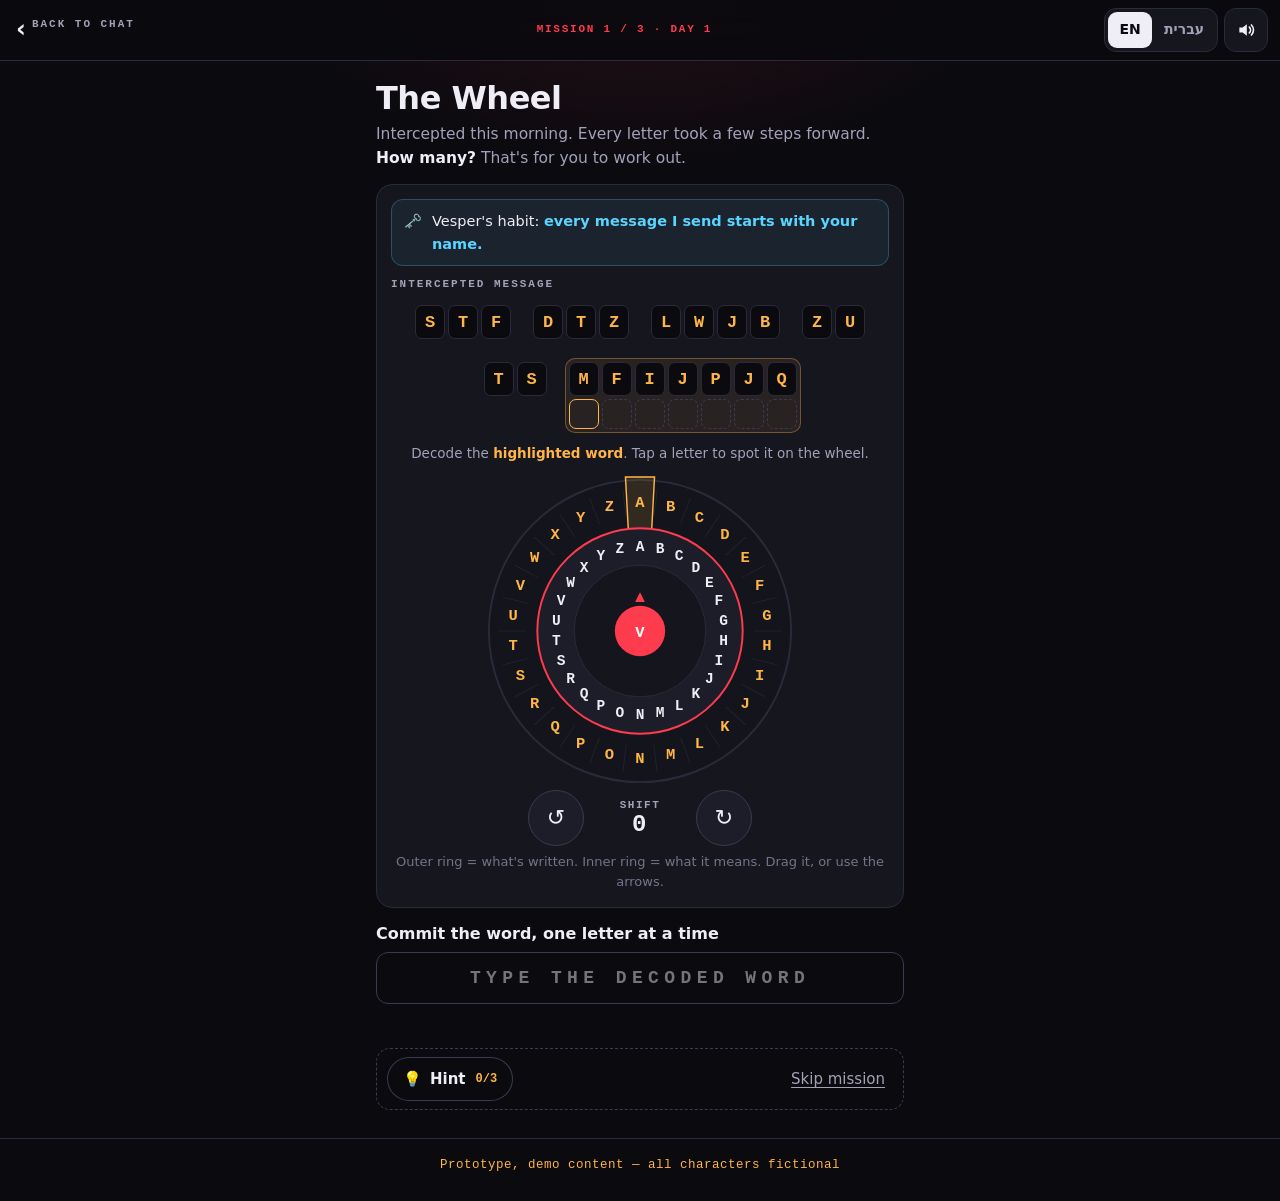
<file: rabbit-hole/games/cipher.html>
<!DOCTYPE html>
<html lang="en" dir="ltr" data-t-doc="doc">
<head>
<meta charset="utf-8">
<meta name="viewport" content="width=device-width, initial-scale=1, viewport-fit=cover">
<meta name="theme-color" content="#0a0a0f">
<script>(function(){try{var q=new URLSearchParams(location.search).get("lang"),l=q||localStorage.getItem("rh-lang")||"en";if(l!=="he")l="en";if(q)localStorage.setItem("rh-lang",l);var h=document.documentElement;h.lang=l;h.dir=l==="he"?"rtl":"ltr"}catch(e){}})()</script>
<title>Mission 1 · The Wheel — Rabbit Hole</title>
<link rel="icon" href="data:image/svg+xml,%3Csvg xmlns=%22http://www.w3.org/2000/svg%22 viewBox=%220 0 32 32%22%3E%3Ccircle cx=%2216%22 cy=%2216%22 r=%2214%22 fill=%22none%22 stroke=%22%23ff3b4e%22 stroke-width=%223%22/%3E%3Ccircle cx=%2216%22 cy=%2216%22 r=%225%22 fill=%22%23ff3b4e%22/%3E%3C/svg%3E">
<link rel="stylesheet" href="../assets/rh.css">
<style>
  body{background:radial-gradient(600px 380px at 50% -8%,rgba(255,59,78,.16),transparent 70%),var(--bg)}
  .crib{display:flex;gap:10px;align-items:flex-start;background:rgba(89,213,255,.07);border:1px solid rgba(89,213,255,.25);border-radius:12px;padding:10px 12px;font-size:14.5px;margin:0 0 12px}
  .crib b{color:var(--cyan)}
  .msgtiles{display:flex;flex-wrap:wrap;justify-content:center;gap:10px 14px;direction:ltr}
  [dir=rtl] .msgtiles{direction:rtl}
  .w{display:flex;gap:3px;padding:4px;border-radius:10px}
  .w.target{background:rgba(255,181,71,.08);box-shadow:inset 0 0 0 1px rgba(255,181,71,.35)}
  .tile{display:grid;grid-template-rows:auto auto;gap:3px;justify-items:center}
  .tile .c{width:30px;height:34px;display:grid;place-items:center;border-radius:7px;background:var(--bg);border:1px solid var(--line);font:800 17px var(--mono);color:var(--amber)}
  :lang(he) .tile .c{font-family:var(--sans);font-size:19px}
  button.tile{background:none;border:0;padding:0;min-height:44px}
  button.tile[aria-pressed="true"] .c{border-color:var(--amber);box-shadow:0 0 0 2px rgba(255,181,71,.35)}
  .tile .p{width:30px;height:30px;display:grid;place-items:center;border-radius:7px;border:1px dashed var(--line2);font:800 16px var(--mono);color:var(--green)}
  :lang(he) .tile .p{font-family:var(--sans);font-size:18px}
  .tile .p.on{border-style:solid;border-color:rgba(62,224,143,.55);background:rgba(62,224,143,.08);animation:flip .35s var(--ease)}
  .tile .p.cur{border-color:var(--amber);border-style:solid;animation:blink 1.1s infinite}
  .tile .p.no{border-color:var(--red);animation:shake .35s}
  @keyframes blink{50%{box-shadow:0 0 0 3px rgba(255,181,71,.25)}}
  @keyframes flip{0%{transform:rotateX(90deg)}100%{transform:none}}
  .w:not(.target) .p{visibility:hidden;height:0}
  .msgtiles.solved .w .p{visibility:visible;height:30px}
  .bring{text-align:center;font-size:13.5px;color:var(--muted);margin:10px 0 0}
  .bring b{color:var(--amber)}

  .wheel-wrap{position:relative;margin:12px auto 0;width:min(100%,310px);aspect-ratio:1;touch-action:none;user-select:none;-webkit-user-select:none}
  /* touch-action is not inherited by SVG hit targets, so a swipe on the wheel pans the page */
  .wheel-wrap svg, .wheel-wrap svg *{touch-action:none}
  .wheel-wrap svg{width:100%;height:100%;display:block;overflow:visible}
  #inner{transform-box:view-box;transform-origin:0 0;transition:transform .35s var(--ease);cursor:grab}
  .dragging #inner{transition:none;cursor:grabbing}
  .lit{fill:#1a1205!important}
  .litbg{opacity:1!important}
  .controls{display:flex;justify-content:center;align-items:center;gap:16px;margin:4px 0 0}
  .rot{width:56px;height:56px;border-radius:50%;border:1px solid var(--line2);background:var(--panel2);font-size:22px;display:grid;place-items:center;transition:transform .12s}
  .rot:active{transform:scale(.9)}
  .shift{font:700 11px var(--mono);letter-spacing:.14em;color:var(--muted);min-width:80px;text-align:center}
  .shift b{display:block;font-size:24px;color:var(--ink)}
  .dragnote{font-size:13px;color:var(--dim);text-align:center;margin:6px 0 0}

  .answer{margin-top:14px}
  .answer label{display:block;font-weight:700;margin-bottom:6px}
  .answer input{width:100%;min-height:52px;background:var(--bg);border:1px solid var(--line2);border-radius:12px;padding:12px 14px;font:800 18px var(--mono);letter-spacing:.3em;text-transform:uppercase;text-align:center}
  :lang(he) .answer input{font-family:var(--sans);letter-spacing:.2em;font-size:20px}
  .answer input:focus{border-color:var(--amber);box-shadow:0 0 0 3px rgba(255,181,71,.2)}
  .msg{min-height:22px;margin:8px 2px 0;font-size:14.5px;color:var(--amber);text-align:center}
</style>
</head>
<body>
<header class="topbar">
  <a class="back" href="../index.html#demo"><span class="chev" aria-hidden="true">‹</span><span class="lbl" data-t="back">Back to chat</span></a>
  <span class="tag" data-t="tag">Mission 1 / 3</span>
  <div class="tools"><div data-langtoggle></div><button type="button" class="iconbtn" data-mute></button></div>
</header>

<main class="game" id="main">
  <div id="play">
    <h1 data-t="h1">The Wheel</h1>
    <p class="lede" data-th="lede">Intercepted this morning. Every letter took a few steps forward. How many? That's your problem.</p>

    <div class="card">
      <div class="crib"><span aria-hidden="true">🗝️</span><span data-th="crib">Vesper's habit: <b>every message I send starts with your name.</b></span></div>
      <div class="lbl" data-t="intercepted">Intercepted message</div>
      <div class="msgtiles" id="tiles"></div>
      <p class="bring" data-th="bring">Decode the <b>highlighted word</b>. Tap a letter to find it on the wheel.</p>

      <div class="wheel-wrap" id="wheelWrap">
        <svg viewBox="-160 -160 320 320" id="wheel" role="img" data-t-aria="wheelAria" aria-label="Cipher wheel">
          <circle r="156" fill="#14141c" stroke="#2a2a3a" stroke-width="2"/>
          <g id="outer"></g>
          <path d="M-15 -159 L15 -159 L10 -66 L-10 -66 Z" fill="rgba(255,181,71,.13)" stroke="#ffb547" stroke-width="1.5"/>
          <g id="inner">
            <circle r="106" fill="#1d1d29" stroke="#ff3b4e" stroke-width="2"/>
            <circle r="68" fill="#15151e" stroke="#2a2a3a"/>
            <g id="innerLetters"></g>
            <circle r="26" fill="#ff3b4e"/>
            <text y="6" text-anchor="middle" fill="#fff" font-family="ui-monospace,monospace" font-weight="800" font-size="16">V</text>
            <path d="M0 -40 L5 -30 L-5 -30 Z" fill="#ff3b4e"/>
          </g>
        </svg>
      </div>
      <div class="controls">
        <button class="rot" id="left" type="button" data-t-aria="turnL">↺</button>
        <div class="shift" aria-live="polite"><span data-t="shift">SHIFT</span><b id="shiftN">0</b></div>
        <button class="rot" id="right" type="button" data-t-aria="turnR">↻</button>
      </div>
      <p class="dragnote" data-t="dragnote">Outer ring = what's written. Inner ring = what it means. Drag it, or use the arrows.</p>
    </div>

    <form class="answer" id="form" autocomplete="off" novalidate>
      <label for="ans" data-t="ansLabel">Commit the word, one letter at a time</label>
      <input id="ans" autocomplete="off" autocorrect="off" autocapitalize="characters" spellcheck="false" enterkeyhint="done" data-t-ph="ansPh" placeholder="Type the decoded word">
    </form>
    <div class="msg" id="msg" role="status" aria-live="polite"></div>

    <div id="hints"></div>
  </div>

  <section class="card win" id="win" aria-live="polite" tabindex="-1">
    <div class="stamp" id="stamp" data-t="stamp">DECODED</div>
    <div><span class="assisted" id="assisted" hidden data-t="assisted">ASSISTED</span></div>
    <p data-th="winText"><b>HADEKEL.</b> Vesper knows where you grew up.</p>
    <div class="code" id="code"></div>
    <p data-t="winNext">Stamp logged. Vesper sees it the moment you're back in the chat.</p>
    <div class="actions">
      <a class="btn" href="../index.html#demo" id="toChat" data-t="toChat">Back to chat →</a>
      <button class="btn ghost" id="again" type="button" data-t="again">Play the wheel again</button>
    </div>
  </section>
</main>

<footer class="sitefoot" data-t="foot">Prototype, demo content — all characters fictional</footer>

<script src="../assets/rh.js"></script>
<script>
(() => {
  "use strict";
  const { $, $$ } = RH;
  RH.i18n({
    en: {
      doc: "Mission 1 · The Wheel — Rabbit Hole", back: "Back to chat", tag: "MISSION 1 / 3 · DAY 1", h1: "The Wheel",
      lede: "Intercepted this morning. Every letter took a few steps forward. <b>How many?</b> That's for you to work out.",
      crib: "Vesper's habit: <b>every message I send starts with your name.</b>",
      intercepted: "Intercepted message", bring: "Decode the <b>highlighted word</b>. Tap a letter to spot it on the wheel.",
      wheelAria: "Cipher wheel. Outer ring: letters as written. Inner ring: what they mean. Use the arrow buttons to turn it.",
      turnL: "Turn inner wheel counter-clockwise", turnR: "Turn inner wheel clockwise", shift: "SHIFT",
      dragnote: "Outer ring = what's written. Inner ring = what it means. Drag it, or use the arrows.",
      ansLabel: "Commit the word, one letter at a time", ansPh: "Type the decoded word",
      stamp: "DECODED", assisted: "ASSISTED", winText: "<b>HADEKEL.</b> Vesper knows where you grew up.",
      winNext: "Stamp logged. Vesper sees it the moment you're back in the chat.", toChat: "Back to chat →", again: "Play the wheel again",
      foot: "Prototype, demo content — all characters fictional",
      good: ["Locked in.", "Yes.", "That's the one.", "Keep going.", "Nice.", "Almost there."],
      bad: ["No. That letter doesn't fit. Check the wheel.", "Wrong letter. Is the wheel set right? Read your name first.", "Not that one. Find the outer letter, read the inner one."],
      notLetter: "Letters only, Agent.", tileSel: "{c} on the outer ring means {p} at this setting.",
      hints: [
        "The first word is your name: <b>NOA</b>. So the first cipher letter has to turn into an N.",
        "Turn the wheel until the inner <b>N</b> sits under the outer <b>{c0}</b>. Then the rest of the message reads itself, one letter at a time.",
        "It's <b>{k} clicks</b> clockwise. The street starts with <b>H</b>, and you walked it a thousand times."
      ],
      skipped: "Skipped. Vesper will never let you forget it.",
    },
    he: {
      doc: "משימה 1 · הגלגל — Rabbit Hole", back: "חזרה לצ׳אט", tag: "משימה 1 / 3 · יום 1", h1: "הגלגל",
      lede: "יירטנו את זה הבוקר. כל אות זזה כמה צעדים קדימה. <b>כמה בדיוק?</b> את זה תצטרכי לגלות לבד.",
      crib: "הרגל קטן של וספר: <b>כל הודעה שלי נפתחת בשם שלך.</b>",
      intercepted: "ההודעה שיורטה", bring: "פענחי את <b>המילה המסומנת</b>. הקישי על אות כדי למצוא אותה בגלגל.",
      wheelAria: "גלגל צופן. הטבעת החיצונית: האותיות כפי שנכתבו. הטבעת הפנימית: מה הן אומרות באמת. אפשר לסובב עם כפתורי החצים.",
      turnL: "סיבוב הגלגל הפנימי נגד כיוון השעון", turnR: "סיבוב הגלגל הפנימי עם כיוון השעון", shift: "הזזה",
      dragnote: "טבעת חיצונית = מה שכתוב. טבעת פנימית = מה זה אומר. גררי אותה או השתמשי בחצים.",
      ansLabel: "הקלידי את המילה, אות אחרי אות", ansPh: "המילה המפוענחת",
      stamp: "פוענח", assisted: "בעזרה קטנה", winText: "<b>הדקל.</b> וספר יודעת איפה גדלת.",
      winNext: "החותמת נרשמה. וספר תראה אותה ברגע שתחזרי לצ׳אט.", toChat: "חזרה לצ׳אט ←", again: "לשחק שוב",
      foot: "אב־טיפוס, תוכן לדוגמה — כל הדמויות בדיוניות",
      good: ["נעול.", "כן.", "בדיוק.", "ממשיכות.", "יפה.", "כמעט שם."],
      bad: ["לא. האות הזאת לא מסתדרת. תבדקי את הגלגל.", "אות לא נכונה. הגלגל מכוון? תתחילי מהשם שלך.", "לא זאת. מוצאים את האות בחוץ, וקוראים את מה שמתחתיה."],
      notLetter: "רק אותיות, סוכנת.", tileSel: "{c} בטבעת החיצונית היא {p} בכיוון הנוכחי.",
      hints: [
        "המילה הראשונה היא השם שלך: <b>נועה</b>. כלומר האות המוצפנת הראשונה צריכה להפוך ל־נ.",
        "סובבי עד שה־<b>נ</b> הפנימית יושבת מתחת ל־<b>{c0}</b> החיצונית. משם ההודעה נקראת לבד, אות אחרי אות.",
        "זה <b>{k} קליקים</b> עם כיוון השעון. הרחוב מתחיל ב־<b>ה</b>, והלכת בו אלף פעם."
      ],
      skipped: "דילגת. וספר לא תיתן לך לשכוח את זה.",
    },
  });
  if (!RH.gate("cipher")) return;

  const HE = RH.he;
  const A = HE ? "אבגדהוזחטיכלמנסעפצקרשת" : "ABCDEFGHIJKLMNOPQRSTUVWXYZ";
  const N = A.length, STEP = 360 / N;
  const SHIFT = HE ? 4 : 5;                     // never stated on the page: the player derives it from the crib
  const PLAIN = HE ? "נועה גדלת ברחוב הדקל" : "NOA YOU GREW UP ON HADEKEL";
  const ANSWER = HE ? "הדקל" : "HADEKEL";
  const CODE = "RH-1-WHEEL";
  const FINALS = { "ך": "כ", "ם": "מ", "ן": "נ", "ף": "פ", "ץ": "צ" };
  const normCh = c => { c = FINALS[c] || c; return HE ? c : c.toUpperCase(); };
  const mod = (n, m) => ((n % m) + m) % m;
  const enc = (s, k) => [...s].map(c => A.includes(c) ? A[mod(A.indexOf(c) + k, N)] : c).join("");
  const CIPHER = enc(PLAIN, SHIFT);
  const words = CIPHER.split(" "), plainWords = PLAIN.split(" "), T = words.length - 1;
  const msg = $("#msg");

  // Tiles: every word shown encrypted; only the target word has commit slots
  $("#tiles").innerHTML = words.map((w, wi) => `<div class="w ${wi === T ? "target" : ""}" ${wi === T ? 'role="group" aria-label="' + (HE ? "המילה לפענוח" : "Word to decode") + '"' : 'aria-hidden="true"'}>${[...w].map((c, ci) =>
    wi === T
      ? `<button type="button" class="tile" data-ci="${ci}" aria-pressed="false" aria-label="${c}"><span class="c">${c}</span><span class="p" data-slot="${ci}"></span></button>`
      : `<span class="tile"><span class="c">${c}</span><span class="p">${plainWords[wi][ci]}</span></span>`).join("")}</div>`).join("");
  const slots = $$("[data-slot]");

  // Wheel rings: letter i sits i steps clockwise from 12 o'clock
  const NS = "http://www.w3.org/2000/svg";
  const font = HE ? "Heebo,Arial,sans-serif" : "ui-monospace,monospace";
  const mk = (tag, attrs, parent) => { const n = document.createElementNS(NS, tag); for (const k in attrs) n.setAttribute(k, attrs[k]); parent.appendChild(n); return n; };
  const outerBg = [], outerTx = [], innerBg = [], innerTx = [];
  function ring(g, r, size, fill, bgArr, txArr) {
    for (let i = 0; i < N; i++) {
      const grp = mk("g", { transform: `rotate(${i * STEP}) translate(0 ${-r})` }, g);
      bgArr.push(mk("circle", { r: 13, fill: "#ffb547", opacity: 0 }, grp));
      const t = mk("text", { "text-anchor": "middle", "dominant-baseline": "central", "font-family": font, "font-size": size, "font-weight": 800, fill, transform: `rotate(${-i * STEP})` }, grp);
      t.textContent = A[i]; txArr.push(t);
    }
  }
  ring($("#outer"), 132, HE ? 18 : 16, "#ffb547", outerBg, outerTx);
  ring($("#innerLetters"), 87, HE ? 17 : 15, "#efeef6", innerBg, innerTx);
  for (let i = 0; i < N; i++) mk("line", { transform: `rotate(${i * STEP + STEP / 2})`, y1: -146, y2: -118, stroke: "#23232f" }, $("#outer"));

  // Inner ring rotated clockwise by k steps: outer letter at i shows inner letter i-k
  let rot = 0, k = 0, sel = null;
  const inner = $("#inner");
  function apply(silent) {
    const nk = mod(Math.round(rot / STEP), N);
    if (nk !== k && !silent) { RH.sfx("tick"); RH.buzz(5); }
    k = nk;
    inner.style.transform = `rotate(${rot}deg)`;
    // keep inner letters upright-ish relative to the ring
    innerTx.forEach((t, i) => t.setAttribute("transform", `rotate(${-i * STEP - rot}) `));
    $("#shiftN").textContent = k;
    highlight();
  }
  function highlight() {
    outerBg.forEach(b => b.setAttribute("opacity", 0)); innerBg.forEach(b => b.setAttribute("opacity", 0));
    outerTx.forEach(t => t.classList.remove("lit")); innerTx.forEach(t => t.classList.remove("lit"));
    if (sel == null) return;
    const c = words[T][sel], i = A.indexOf(c), j = mod(i - k, N);
    outerBg[i].setAttribute("opacity", 1); outerTx[i].classList.add("lit");
    innerBg[j].setAttribute("opacity", .85); innerTx[j].classList.add("lit");
  }
  function turn(d) { rot = Math.round(rot / STEP) * STEP + d * STEP; apply(); }
  $("#left").addEventListener("click", () => turn(-1));
  $("#right").addEventListener("click", () => turn(1));
  document.addEventListener("keydown", e => {
    if (e.target.tagName === "INPUT") return;
    if (e.key === "ArrowLeft") { turn(HE ? 1 : -1); e.preventDefault(); }
    if (e.key === "ArrowRight") { turn(HE ? -1 : 1); e.preventDefault(); }
  });
  $("#tiles").addEventListener("click", e => {
    const b = e.target.closest("button.tile"); if (!b) return;
    const ci = +b.dataset.ci;
    sel = sel === ci ? null : ci;
    $$("button.tile").forEach(x => x.setAttribute("aria-pressed", String(+x.dataset.ci === sel)));
    highlight(); RH.sfx("tap");
    if (sel != null) { const c = words[T][sel]; msg.textContent = RH.t("tileSel", { c, p: A[mod(A.indexOf(c) - k, N)] }); }
  });

  // Drag to rotate. Pointer capture keeps the gesture when the finger leaves the wheel.
  // touchmove is cancelled too: SVG children ignore the wrapper's touch-action and would scroll the page.
  const wrap = $("#wheelWrap"), svg = $("#wheel");
  svg.style.touchAction = "none";
  let drag = null;
  const angleAt = e => { const r = svg.getBoundingClientRect(); return Math.atan2(e.clientY - (r.top + r.height / 2), e.clientX - (r.left + r.width / 2)) * 180 / Math.PI; };
  const track = e => {
    if (!drag || e.pointerId !== drag.id) return;
    let d = angleAt(e) - drag.a; d = mod(d + 180, 360) - 180;
    drag.a = angleAt(e); drag.rot += d; rot = drag.rot;
    inner.style.transform = `rotate(${rot}deg)`;
    innerTx.forEach((t, i) => t.setAttribute("transform", `rotate(${-i * STEP - rot})`));
    const nk = mod(Math.round(rot / STEP), N);
    if (nk !== k) apply();
  };
  wrap.addEventListener("pointerdown", e => {
    if (e.button !== 0) return;
    drag = { a: angleAt(e), rot, id: e.pointerId };
    wrap.classList.add("dragging");
    try { wrap.setPointerCapture(e.pointerId); } catch (err) {}
    e.preventDefault();
  });
  wrap.addEventListener("pointermove", track);
  wrap.addEventListener("touchmove", e => { if (drag) e.preventDefault(); }, { passive: false });
  const end = e => {
    if (!drag || (e && e.pointerId != null && e.pointerId !== drag.id)) return;
    drag = null;
    rot = Math.round(rot / STEP) * STEP;
    apply(true); // still .dragging, so the snap isn't eased from the pre-drag angle
    requestAnimationFrame(() => requestAnimationFrame(() => { if (!drag) wrap.classList.remove("dragging"); }));
  };
  wrap.addEventListener("pointerup", end);
  wrap.addEventListener("pointercancel", end);

  // Letter-by-letter commit: input always equals the committed prefix
  const input = $("#ans");
  let committed = 0, mistakes = 0, done = false;
  function paintSlots() {
    slots.forEach((s, i) => { s.textContent = i < committed ? ANSWER[i] : ""; s.classList.toggle("on", i < committed); s.classList.toggle("cur", i === committed && !done); });
  }
  input.addEventListener("input", () => {
    const typed = [...input.value].map(normCh).filter(c => c.trim());
    for (let i = committed; i < typed.length && !done; i++) {
      const c = typed[i];
      if (!A.includes(c)) { msg.textContent = RH.t("notLetter"); break; }
      if (c === ANSWER[committed]) {
        committed++; RH.sfx("ok"); RH.buzz(8);
        const g = RH.t("good"); msg.textContent = g[(committed - 1) % g.length];
        if (committed === ANSWER.length) { win(true); break; }
      } else {
        mistakes++; RH.sfx("bad"); RH.buzz([20, 40, 20]);
        const s = slots[committed]; s.classList.remove("no"); void s.offsetWidth; s.classList.add("no");
        const b = RH.t("bad"); msg.textContent = b[(mistakes - 1) % b.length];
        break;
      }
    }
    input.value = ANSWER.slice(0, committed);
    paintSlots();
  });
  $("#form").addEventListener("submit", e => { e.preventDefault(); if (!done && committed < ANSWER.length) { msg.textContent = RH.t("bad")[0]; RH.sfx("bad"); } });
  slots.forEach(s => s.addEventListener("click", () => input.focus()));

  const hints = RH.hints({
    root: $("#hints"),
    hints: RH.t("hints").map(h => h.replace("{c0}", words[0][0]).replace("{k}", SHIFT)),
    onSkip: () => { RH.toast(RH.t("skipped")); win(true, true); },
  });

  function win(fresh, assisted) {
    done = true;
    if (fresh) RH.setProg("cipher", { code: CODE, at: Date.now(), assisted: !!assisted || hints.level >= 3 });
    const p = RH.prog().cipher || {};
    committed = ANSWER.length; paintSlots();
    $("#code").textContent = CODE;
    $("#assisted").hidden = !p.assisted;
    $("#tiles").classList.add("solved");
    rot = SHIFT * STEP; apply(true);
    input.disabled = true;
    const w = $("#win");
    w.classList.add("show");
    $("#play").querySelectorAll(".card, .answer, #hints").forEach(el => el.style.display = fresh ? "" : "none");
    if (fresh) {
      RH.slam($("#stamp")); RH.sfx("win");
      setTimeout(() => RH.confetti({ n: 120, y: .5 }), 250);
      setTimeout(() => { w.scrollIntoView({ behavior: RH.reduced ? "auto" : "smooth", block: "center" }); w.focus({ preventScroll: true }); }, 650);
    } else {
      $("#play").querySelector(".lede").style.display = "none";
    }
  }
  $("#again").addEventListener("click", () => {
    done = false; committed = 0; mistakes = 0; rot = 0; sel = null;
    input.disabled = false; input.value = ""; msg.textContent = "";
    $("#tiles").classList.remove("solved"); $("#win").classList.remove("show");
    $$("#play > *").forEach(el => el.style.display = "");
    $("#play").querySelectorAll(".card, .answer, #hints").forEach(el => el.style.display = "");
    hints.reset(); apply(true); paintSlots();
    window.scrollTo({ top: 0, behavior: "smooth" });
  });

  apply(true); paintSlots();
  if (RH.prog().cipher) win(false);
})();
</script>
</body>
</html>
</file>
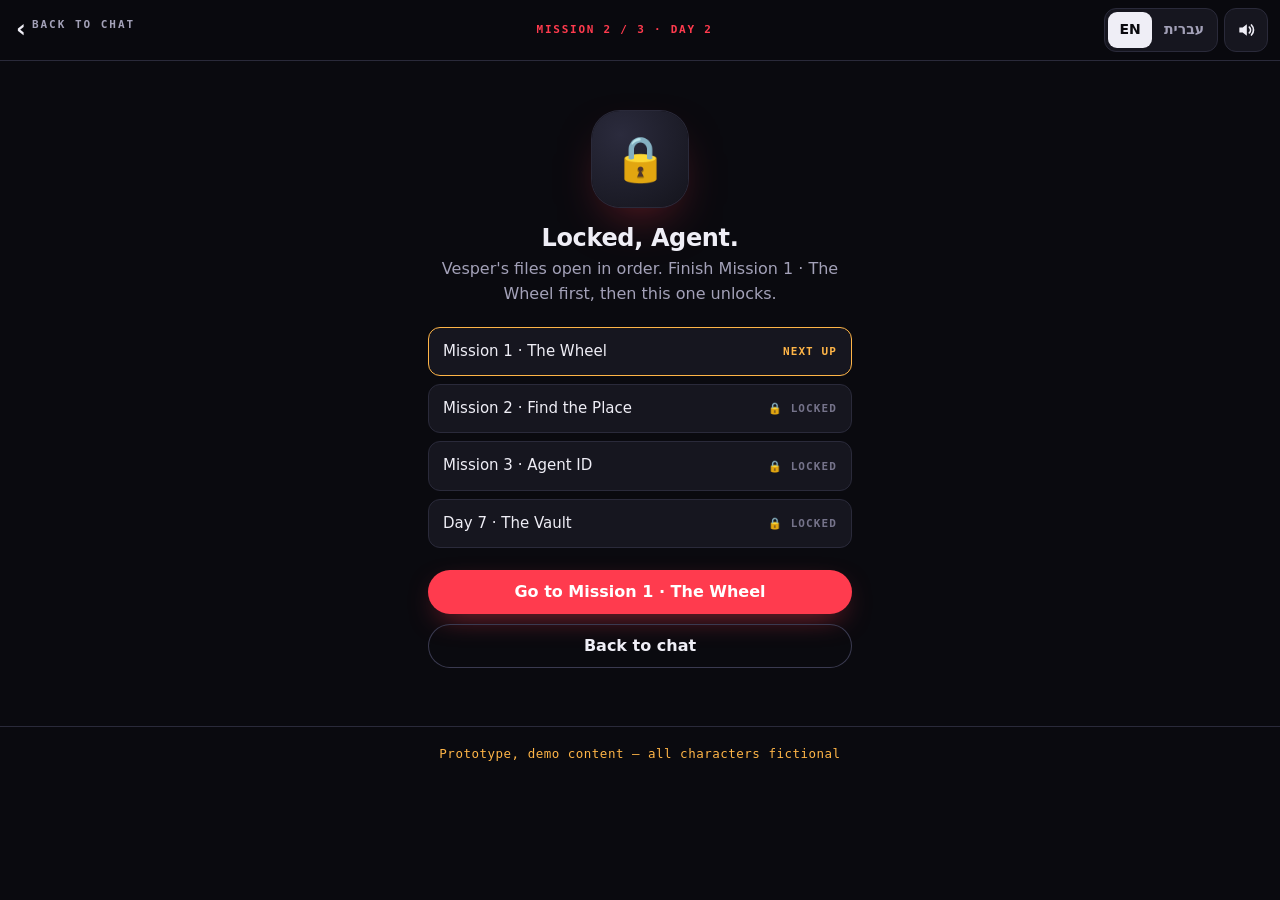
<file: rabbit-hole/games/map.html>
<!DOCTYPE html>
<html lang="en" dir="ltr" data-t-doc="doc">
<head>
<meta charset="utf-8">
<meta name="viewport" content="width=device-width, initial-scale=1, viewport-fit=cover">
<meta name="theme-color" content="#0a0a0f">
<script>(function(){try{var q=new URLSearchParams(location.search).get("lang"),l=q||localStorage.getItem("rh-lang")||"en";if(l!=="he")l="en";if(q)localStorage.setItem("rh-lang",l);var h=document.documentElement;h.lang=l;h.dir=l==="he"?"rtl":"ltr"}catch(e){}})()</script>
<title>Mission 2 · Find the Place — Rabbit Hole</title>
<link rel="icon" href="data:image/svg+xml,%3Csvg xmlns=%22http://www.w3.org/2000/svg%22 viewBox=%220 0 32 32%22%3E%3Ccircle cx=%2216%22 cy=%2216%22 r=%2214%22 fill=%22none%22 stroke=%22%23ff3b4e%22 stroke-width=%223%22/%3E%3Ccircle cx=%2216%22 cy=%2216%22 r=%225%22 fill=%22%23ff3b4e%22/%3E%3C/svg%3E">
<link rel="stylesheet" href="../assets/rh.css">
<style>
  .game{padding-top:10px}
  .game h1{font-size:24px;margin:0 0 6px}
  .clues{list-style:none;margin:0 0 10px;padding:0;display:grid;gap:6px}
  .clues li{display:flex;gap:9px;align-items:flex-start;font-size:14px;line-height:1.35;background:var(--panel);border:1px solid var(--line);border-radius:10px;padding:7px 10px}
  .clues li .n{flex:none;width:22px;height:22px;border-radius:50%;display:grid;place-items:center;background:var(--red);color:#fff;font:800 12px var(--mono)}
  .clues li b{color:var(--amber)}
  .mapbox{position:relative;border-radius:14px;overflow:hidden;box-shadow:0 0 0 1px var(--line),0 20px 50px -24px rgba(0,0,0,.9);touch-action:manipulation;user-select:none;-webkit-user-select:none;background:#efe6d2}
  #map{display:block;width:100%;height:auto}
  #world{transform-box:view-box;transition:transform 1.2s var(--ease2)}
  .found #world{transform:scale(1.9)}
  .lens{position:absolute;top:0;left:0;width:128px;height:128px;margin:-64px 0 0 -64px;border-radius:50%;overflow:hidden;box-shadow:0 0 0 3px #fff,0 0 0 5px rgba(42,35,24,.7),0 14px 30px rgba(0,0,0,.45);cursor:grab;touch-action:none;transition:transform .35s var(--ease);background:#efe6d2;will-change:transform}
  .lens.dragging{cursor:grabbing;transition:none}
  .lens svg{width:100%;height:100%;display:block}
  .lens::after{content:"";position:absolute;inset:0;border-radius:50%;background:radial-gradient(circle at 32% 28%,rgba(255,255,255,.35),transparent 40%);pointer-events:none}
  .lens .cross{position:absolute;left:50%;top:50%;width:22px;height:22px;margin:-11px 0 0 -11px;pointer-events:none}
  .lens:focus-visible{outline:3px solid var(--amber);outline-offset:4px}
  .found .lens{opacity:0;pointer-events:none;transition:opacity .3s}
  .lens-hint{position:absolute;left:8px;bottom:8px;background:rgba(10,10,15,.78);color:#fff;font-size:12px;padding:5px 9px;border-radius:999px;pointer-events:none;transition:opacity .4s}
  [dir=rtl] .lens-hint{left:auto;right:8px}
  .moved .lens-hint{opacity:0}
  .pulse{transform-box:fill-box;transform-origin:center;animation:pulse 1.1s ease-out 2}
  @keyframes pulse{from{opacity:.9;transform:scale(.3)}to{opacity:0;transform:scale(2.4)}}
  .ripple{transform-box:fill-box;transform-origin:center;animation:pulse 1.4s ease-out infinite}
  .trail{stroke-dasharray:6 6;stroke-dashoffset:0;animation:trail 1.6s linear both}
  @keyframes trail{from{stroke-dasharray:0 600}to{stroke-dasharray:600 0}}
  .bar{display:flex;gap:10px;align-items:center;margin-top:10px}
  .bar .btn{flex:none}
  .meter{flex:1;min-width:0}
  .meter .scale{position:relative;height:8px;border-radius:99px;background:linear-gradient(90deg,#59d5ff,#9a98ad 40%,#ffb547 70%,#ff3b4e)}
  [dir=rtl] .meter .scale{background:linear-gradient(-90deg,#59d5ff,#9a98ad 40%,#ffb547 70%,#ff3b4e)}
  .meter .needle{position:absolute;top:-4px;width:16px;height:16px;margin-inline-start:-8px;border-radius:50%;background:#fff;box-shadow:0 0 0 3px var(--bg);transition:inset-inline-start .5s var(--ease);inset-inline-start:0;opacity:0}
  .meter.on .needle{opacity:1}
  .meter .tl{display:flex;justify-content:space-between;font:700 10.5px var(--mono);letter-spacing:.12em;color:var(--dim);margin-top:5px}
  :lang(he) .meter .tl{font-family:var(--sans);font-size:12px;letter-spacing:0}
  .fb{margin-top:8px;min-height:44px;display:flex;gap:10px;align-items:flex-start;font-size:14.5px;line-height:1.4}
  .fb .temp{flex:none;font:800 11px/1 var(--mono);letter-spacing:.12em;padding:6px 8px;border-radius:7px;background:var(--panel2);color:var(--muted)}
  :lang(he) .fb .temp{font-family:var(--sans);font-size:12.5px;letter-spacing:0}
  .fb .temp.hot{background:var(--red);color:#fff}.fb .temp.warm{background:var(--amber);color:#1a1205}.fb .temp.cool{background:#3a3e52;color:#fff}.fb .temp.cold{background:var(--cyan);color:#06222e}
  .fb .temp:empty{display:none}
</style>
</head>
<body>
<header class="topbar">
  <a class="back" href="../index.html#demo"><span class="chev" aria-hidden="true">‹</span><span class="lbl" data-t="back">Back to chat</span></a>
  <span class="tag" data-t="tag">Mission 2 / 3</span>
  <div class="tools"><div data-langtoggle></div><button type="button" class="iconbtn" data-mute></button></div>
</header>

<main class="game" id="main">
  <h1 data-t="h1">Find the Place</h1>
  <ol class="clues" aria-label="Clues" data-t-aria="cluesAria">
    <li><span class="n" aria-hidden="true">1</span><span data-th="c1"></span></li>
    <li><span class="n" aria-hidden="true">2</span><span data-th="c2"></span></li>
    <li><span class="n" aria-hidden="true">3</span><span data-th="c3"></span></li>
  </ol>

  <div class="mapbox" id="mapbox">
    <svg id="map" viewBox="0 0 360 420" role="img" data-t-aria="mapAria" aria-label="Map">
      <defs>
        <pattern id="grid" width="20" height="20" patternUnits="userSpaceOnUse"><path d="M20 0H0V20" fill="none" stroke="#e2d6bd" stroke-width=".6"/></pattern>
        <pattern id="trees" width="12" height="12" patternUnits="userSpaceOnUse"><circle cx="6" cy="6" r="2.1" fill="#9fc58b"/></pattern>
        <symbol id="duck" viewBox="-6 -5 12 9" overflow="visible"><ellipse cx="0" cy="1" rx="4.2" ry="2.6" fill="#fff6c9" stroke="#6b5a2e" stroke-width=".5"/><circle cx="3" cy="-1.6" r="1.8" fill="#fff6c9" stroke="#6b5a2e" stroke-width=".5"/><path d="M4.6 -1.6 L6.4 -1.2 L4.6 -.8Z" fill="#f2a516"/><circle cx="3.4" cy="-2" r=".35" fill="#222"/></symbol>
        <!-- Fine detail only visible through the magnifier -->
        <g id="details">
          <use href="#duck" x="57" y="296" width="6" height="5"/><use href="#duck" x="61" y="304" width="6" height="5"/><use href="#duck" x="56" y="310" width="6" height="5"/>
          <use href="#duck" x="102" y="272" width="6" height="5"/>
          <use href="#duck" x="146" y="300" width="6" height="5"/><use href="#duck" x="148" y="309" width="6" height="5"/>
          <use href="#duck" x="40" y="146" width="6" height="5"/><use href="#duck" x="48" y="142" width="6" height="5"/><use href="#duck" x="56" y="147" width="6" height="5"/>
          <use href="#duck" x="290" y="295" width="6" height="5"/><use href="#duck" x="298" y="298" width="6" height="5"/><use href="#duck" x="306" y="294" width="6" height="5"/>
          <g font-family="system-ui,sans-serif" font-size="3.6" fill="#5b4e36" text-anchor="middle" id="plaques"></g>
        </g>
      </defs>
      <g id="world">
        <rect width="360" height="420" fill="#efe6d2"/>
        <rect width="360" height="420" fill="url(#grid)"/>
        <path d="M262 420 C285 392 320 380 360 372 V420Z" fill="#9cc9d9"/>
        <g fill="#e4d8bf">
          <rect x="12" y="10" width="76" height="48" rx="4"/><rect x="104" y="10" width="92" height="48" rx="4"/>
          <rect x="250" y="84" width="94" height="104" rx="4"/><rect x="12" y="392" width="76" height="24" rx="4"/><rect x="104" y="392" width="92" height="24" rx="4"/>
          <rect x="274" y="212" width="74" height="10" rx="3"/>
        </g>
        <g stroke="#fff" stroke-linecap="round" fill="none">
          <path d="M0 70H210" stroke-width="12" id="hadekel"/>
          <path d="M238 70H360" stroke-width="9"/>
          <path d="M96 0V420" stroke-width="8"/>
          <path d="M0 202H206M234 202H360" stroke-width="8"/>
          <path d="M0 386H204" stroke-width="7"/>
          <path d="M262 0V420" stroke-width="8"/>
        </g>
        <path id="river" d="M228 0 C206 60 240 110 220 170 C204 220 238 280 214 340 C204 372 226 400 240 420" stroke="#9cc9d9" stroke-width="26" fill="none"/>
        <path d="M228 0 C206 60 240 110 220 170 C204 220 238 280 214 340 C204 372 226 400 240 420" stroke="#b5d8e4" stroke-width="2" stroke-dasharray="6 10" fill="none"/>
        <g fill="#cbbd9e"><rect x="204" y="63" width="38" height="14" rx="2"/><rect x="202" y="195" width="38" height="14" rx="2"/></g>
        <!-- Market Square + fountain -->
        <rect x="110" y="88" width="84" height="98" rx="6" fill="#ddd0b3"/>
        <circle cx="152" cy="132" r="13" fill="#9cc9d9" stroke="#fff" stroke-width="3"/><circle cx="152" cy="132" r="3.5" fill="#fff"/>
        <!-- Willow Green: pond, no island -->
        <rect x="12" y="88" width="76" height="98" rx="12" fill="#b9d8a6"/><rect x="12" y="88" width="76" height="98" rx="12" fill="url(#trees)" opacity=".7"/>
        <ellipse cx="50" cy="140" rx="24" ry="15" fill="#9cc9d9" stroke="#86b9cc" stroke-width="1.5"/>
        <rect x="42" y="160" width="16" height="4" rx="1.2" fill="#8a6d46"/>
        <!-- Linden Park: pond with an island, four benches -->
        <rect x="12" y="222" width="182" height="152" rx="16" fill="#b9d8a6"/><rect x="12" y="222" width="182" height="152" rx="16" fill="url(#trees)" opacity=".7"/>
        <path d="M30 360 C60 340 80 344 104 350 S150 352 178 336" stroke="#e8dcc0" stroke-width="5" fill="none" stroke-linecap="round"/>
        <ellipse cx="104" cy="302" rx="56" ry="33" fill="#9cc9d9" stroke="#86b9cc" stroke-width="2"/>
        <ellipse cx="110" cy="298" rx="13" ry="8.5" fill="#b9d8a6" stroke="#9fc58b"/><circle cx="111" cy="295" r="4.5" fill="#7fae6c"/>
        <rect x="96" y="261" width="16" height="4" rx="1.2" fill="#8a6d46"/>
        <rect x="38" y="294" width="4" height="16" rx="1.2" fill="#8a6d46"/>
        <rect x="166" y="296" width="4" height="16" rx="1.2" fill="#8a6d46"/>
        <rect x="96" y="341" width="16" height="4" rx="1.2" fill="#8a6d46"/>
        <!-- Harbor Gardens (east): also an island -->
        <rect x="274" y="230" width="78" height="118" rx="14" fill="#b9d8a6"/><rect x="274" y="230" width="78" height="118" rx="14" fill="url(#trees)" opacity=".7"/>
        <ellipse cx="312" cy="290" rx="28" ry="20" fill="#9cc9d9" stroke="#86b9cc" stroke-width="1.5"/>
        <ellipse cx="316" cy="287" rx="7" ry="5" fill="#b9d8a6"/>
        <rect x="290" y="318" width="16" height="4" rx="1.2" fill="#8a6d46"/>
        <!-- landmarks -->
        <g font-size="13" text-anchor="middle" font-family="system-ui,sans-serif"><text x="300" y="132">🕰️</text><text x="306" y="40">🏛️</text><text x="336" y="396">🗼</text><text x="50" y="410">🥐</text></g>
        <g id="labels" font-family="system-ui,sans-serif" font-size="8" fill="#5b4e36" text-anchor="middle" font-weight="700"></g>
        <g font-family="system-ui,sans-serif" text-anchor="middle"><circle cx="338" cy="22" r="13" fill="#fff" opacity=".8"/><path d="M338 11 L342 23 L338 21 L334 23Z" fill="#ff3b4e"/><text x="338" y="31" font-size="7" font-weight="800" fill="#2a2318" id="northLbl">N</text></g>
        <g id="marks"></g>
      </g>
    </svg>
    <div class="lens" id="lens" tabindex="0" role="slider" aria-valuetext="" data-t-aria="lensAria" aria-label="Magnifier">
      <svg id="lensSvg" viewBox="0 0 40 40" aria-hidden="true"><use href="#world"/><use href="#details"/></svg>
      <svg class="cross" viewBox="0 0 22 22" aria-hidden="true"><circle cx="11" cy="11" r="4" fill="none" stroke="#ff3b4e" stroke-width="1.6"/><path d="M11 0v6M11 16v6M0 11h6M16 11h6" stroke="#ff3b4e" stroke-width="1.6"/></svg>
    </div>
    <span class="lens-hint" data-t="lensHint">Drag the magnifier 🔍</span>
  </div>

  <div class="bar">
    <button class="btn" id="pinBtn" type="button" data-t="pin">📍 Pin it here</button>
    <div class="meter" id="meter" aria-hidden="true"><div class="scale"><span class="needle" id="needle"></span></div><div class="tl"><span data-t="cold">COLD</span><span data-t="hot">HOT</span></div></div>
  </div>
  <div class="fb" id="fb" role="status" aria-live="polite"><span class="temp" id="temp"></span><span id="fbText" data-t="fb0">Move the magnifier, then pin your guess.</span></div>

  <div id="hints"></div>

  <section class="card win" id="win" aria-live="polite" tabindex="-1">
    <div class="stamp" id="stamp" data-t="stamp">FOUND</div>
    <div><span class="assisted" id="assisted" hidden data-t="assisted">ASSISTED</span></div>
    <p data-th="winText"><b>Linden Park. The west bench, facing the island.</b> Three ducks, as promised.</p>
    <div class="code" id="code"></div>
    <p data-t="winNext">Stamp logged. Vesper sees it the moment you're back in the chat.</p>
    <div class="actions">
      <a class="btn" href="../index.html#demo" data-t="toChat">Back to chat →</a>
      <button class="btn ghost" id="again" type="button" data-t="again">Search again</button>
    </div>
  </section>
</main>

<footer class="sitefoot" data-t="foot">Prototype, demo content — all characters fictional</footer>

<script src="../assets/rh.js"></script>
<script>
(() => {
  "use strict";
  const { $, $$ } = RH;
  RH.i18n({
    en: {
      doc: "Mission 2 · Find the Place — Rabbit Hole", back: "Back to chat", tag: "MISSION 2 / 3 · DAY 2", h1: "Find the Place", cluesAria: "Vesper's clues",
      c1: "Same side of the river as the street you just decoded.",
      c2: "There's water, and the water has <b>an island</b>. Fountains don't count.",
      c3: "Sit on the bench where <b>three ducks</b> are watching. Ducks are small. Use the magnifier.",
      mapAria: "Map of the fictional city Port Velour. Move the magnifier and pin a spot.",
      lensAria: "Magnifier. Drag, or use arrow keys to move. Press Enter to pin.", lensHint: "Drag the magnifier 🔍",
      pin: "📍 Pin it here", cold: "COLD", hot: "HOT", fb0: "Move the magnifier, then pin your guess.",
      t_hot: "HOT", t_warm: "WARM", t_cool: "COOL", t_cold: "COLD",
      dirs: ["north", "north-east", "east", "south-east", "south", "south-west", "west", "north-west"],
      eastSide: "Cold. You've crossed the river. Hadekel St. is on the other side (clue 1).",
      harbor: "An island and three ducks, nice. But it's across the river from Hadekel St. Clue 1 says no.",
      willow: "Three ducks, sure. But look at that pond. No island (clue 2).",
      fountain: "That's the fountain. Clue 2 literally says fountains don't count.",
      b_north: "Right pond! But only one duck is watching this bench. Count again (clue 3).",
      b_east: "Right pond. Two ducks here. Clue 3 said three.",
      b_south: "Right pond, but no ducks at this bench. Clue 3.",
      inPark: { hot: "Hot. You're at the water's edge. Now find the right bench: head {dir}.", warm: "Warm. Right park. Head {dir}." },
      westCold: { cool: "Cool. Right side of the river, but where's the island? (clue 2)", cold: "Cold. Right side of the river. Now find water with an island (clue 2)." },
      stamp: "FOUND", assisted: "ASSISTED", winText: "<b>Linden Park. The west bench, facing the island.</b> Three ducks, as promised.",
      winNext: "Stamp logged. Vesper sees it the moment you're back in the chat.", toChat: "Back to chat →", again: "Search again",
      foot: "Prototype, demo content — all characters fictional",
      labels: { hadekel: "HADEKEL ST.", harborRd: "HARBOR RD.", market: "MARKET SQ.", willow: "WILLOW GREEN", linden: "LINDEN PARK", harbor: "HARBOR GDNS", clock: "Clock Tower", museum: "Museum", light: "Lighthouse", bakery: "Bakery", river: "VELOUR RIVER", north: "N" },
      plaque: "bench",
      hints: [
        "Clue 1 rules out everything east of the river. Hadekel St. runs along the top left.",
        "West of the river there's a fountain, a pond without an island, and one pond <b>with</b> an island: Linden Park.",
        "Drag the magnifier around the Linden Park pond and count the ducks at each bench. It's the <b>west</b> bench."
      ],
      skipped: "Skipped. The ducks are disappointed in you.", found: "📍 Found it",
    },
    he: {
      doc: "משימה 2 · מצאי את המקום — Rabbit Hole", back: "חזרה לצ׳אט", tag: "משימה 2 / 3 · יום 2", h1: "מצאי את המקום", cluesAria: "הרמזים של וספר",
      c1: "באותו צד של הנהר כמו הרחוב שפענחת הרגע.",
      c2: "יש שם מים, ובמים יש <b>אי</b>. מזרקות לא נחשבות.",
      c3: "שבי על הספסל ש<b>שלושה ברווזים</b> מסתכלים עליו. ברווזים זה קטן, תשתמשי בזכוכית המגדלת.",
      mapAria: "מפה של העיר הבדיונית פורט ולור. הזיזי את זכוכית המגדלת וסמני נקודה.",
      lensAria: "זכוכית מגדלת. גררי, או הזיזי עם החצים. Enter לסימון.", lensHint: "גררי את זכוכית המגדלת 🔍",
      pin: "📍 כאן!", cold: "קר", hot: "חם", fb0: "הזיזי את זכוכית המגדלת, ואז סמני ניחוש.",
      t_hot: "חם", t_warm: "פושר", t_cool: "קריר", t_cold: "קר",
      dirs: ["צפונה", "לצפון־מזרח", "מזרחה", "לדרום־מזרח", "דרומה", "לדרום־מערב", "מערבה", "לצפון־מערב"],
      eastSide: "קר. חצית את הנהר. רחוב הדקל נמצא בצד השני (רמז 1).",
      harbor: "אי ושלושה ברווזים, יפה. אבל זה מעבר לנהר מרחוב הדקל. רמז 1 אומר שלא.",
      willow: "שלושה ברווזים, נכון. אבל תסתכלי על הבריכה: אין בה אי (רמז 2).",
      fountain: "זאת המזרקה. רמז 2 אומר במפורש שמזרקות לא נחשבות.",
      b_north: "הבריכה הנכונה! אבל רק ברווז אחד מסתכל על הספסל הזה. ספרי שוב (רמז 3).",
      b_east: "הבריכה הנכונה. כאן יש שני ברווזים. רמז 3 אמר שלושה.",
      b_south: "הבריכה הנכונה, אבל ליד הספסל הזה אין ברווזים בכלל. רמז 3.",
      inPark: { hot: "חם! את על שפת המים. עכשיו הספסל הנכון: לכי {dir}.", warm: "פושר. הגן הנכון. לכי {dir}." },
      westCold: { cool: "קריר. הצד הנכון של הנהר, אבל איפה האי? (רמז 2)", cold: "קר. הצד הנכון של הנהר. עכשיו חפשי מים עם אי (רמז 2)." },
      stamp: "נמצא", assisted: "בעזרה קטנה", winText: "<b>גן הטיליה. הספסל המערבי, מול האי.</b> שלושה ברווזים, כמו שהובטח.",
      winNext: "החותמת נרשמה. וספר תראה אותה ברגע שתחזרי לצ׳אט.", toChat: "חזרה לצ׳אט ←", again: "לחפש שוב",
      foot: "אב־טיפוס, תוכן לדוגמה — כל הדמויות בדיוניות",
      labels: { hadekel: "רח׳ הדקל", harborRd: "דרך הנמל", market: "כיכר השוק", willow: "גן הערבה", linden: "גן הטיליה", harbor: "גני הנמל", clock: "מגדל השעון", museum: "המוזיאון", light: "המגדלור", bakery: "המאפייה", river: "נהר ולור", north: "צ" },
      plaque: "ספסל",
      hints: [
        "רמז 1 פוסל את כל מה שממזרח לנהר. רחוב הדקל עובר בצד שמאל למעלה.",
        "ממערב לנהר יש מזרקה, בריכה בלי אי, ובריכה אחת <b>עם</b> אי: גן הטיליה.",
        "גררי את זכוכית המגדלת סביב הבריכה בגן הטיליה וספרי ברווזים ליד כל ספסל. זה הספסל <b>המערבי</b>."
      ],
      skipped: "דילגת. הברווזים מאוכזבים ממך.", found: "📍 מצאת",
    },
  });
  if (!RH.gate("map")) return;

  const CODE = "RH-2-DUCKS", W = 360, H = 420, ZOOM = 2.6;
  const TARGET = { x: 40, y: 302 };
  const SPOTS = [ // decoys: specific message per broken clue
    { x: 298, y: 320, r: 15, k: "harbor", t: "cool" }, { x: 50, y: 158, r: 16, k: "willow", t: "cool" }, { x: 152, y: 132, r: 18, k: "fountain", t: "cold" },
    { x: 104, y: 263, r: 13, k: "b_north", t: "hot" }, { x: 168, y: 304, r: 13, k: "b_east", t: "warm" }, { x: 104, y: 343, r: 13, k: "b_south", t: "warm" },
  ];
  const NS = "http://www.w3.org/2000/svg";
  const svg = $("#map"), marks = $("#marks"), box = $("#mapbox"), lens = $("#lens"), lensSvg = $("#lensSvg");
  const mk = (tag, a, parent = marks) => { const n = document.createElementNS(NS, tag); for (const k in a) n.setAttribute(k, a[k]); parent.appendChild(n); return n; };
  const L = RH.t("labels");
  [["hadekel", 50, 66, 8.5], ["harborRd", 312, 66, 7], ["market", 152, 168, 7.5], ["willow", 50, 106, 7], ["linden", 104, 240, 8.5], ["harbor", 313, 246, 7],
   ["clock", 300, 146, 7.5], ["museum", 306, 52, 7.5], ["light", 330, 410, 7], ["bakery", 76, 408, 7]].forEach(([k, x, y, s]) => { const t = mk("text", { x, y, "font-size": s }, $("#labels")); t.textContent = L[k]; });
  const rv = mk("text", { x: 0, y: 0, transform: "translate(232 262) rotate(-80)", "font-size": 7, fill: "#5f8ea0", "letter-spacing": 2 }, $("#labels")); rv.textContent = L.river;
  $("#northLbl").textContent = L.north;
  [[104, 259], [33, 302], [176, 304], [104, 352], [50, 170], [298, 328]].forEach(([x, y]) => { const t = mk("text", { x, y }, $("#plaques")); t.textContent = RH.t("plaque"); });

  // --- magnifier
  let lx = 180, ly = 200, moved = false, done = false, guesses = 0;
  const scale = () => box.clientWidth / W;
  function placeLens() {
    const s = scale(), vw = 128 / s / ZOOM;
    lens.style.transform = `translate(${lx * s}px, ${ly * s}px)`;
    lensSvg.setAttribute("viewBox", `${lx - vw / 2} ${ly - vw / 2} ${vw} ${vw}`);
    lens.setAttribute("aria-valuetext", `${Math.round(lx)}, ${Math.round(ly)}`);
  }
  const clamp = (v, a, b) => Math.max(a, Math.min(b, v));
  function moveTo(x, y) { lx = clamp(x, 4, W - 4); ly = clamp(y, 4, H - 4); placeLens(); if (!moved) { moved = true; box.classList.add("moved"); } }
  let drag = null;
  lens.addEventListener("pointerdown", e => { if (done) return; drag = { x: e.clientX, y: e.clientY, lx, ly, id: e.pointerId }; lens.classList.add("dragging"); lens.setPointerCapture(e.pointerId); e.preventDefault(); e.stopPropagation(); });
  lens.addEventListener("pointermove", e => { if (!drag || drag.id !== e.pointerId) return; const s = scale(); moveTo(drag.lx + (e.clientX - drag.x) / s, drag.ly + (e.clientY - drag.y) / s); });
  const endDrag = () => { if (!drag) return; drag = null; lens.classList.remove("dragging"); RH.sfx("tap"); };
  lens.addEventListener("pointerup", endDrag); lens.addEventListener("pointercancel", endDrag);
  // Tapping the map glides the lens there
  box.addEventListener("click", e => {
    if (done || e.target.closest(".lens")) return;
    const r = box.getBoundingClientRect(), s = scale();
    moveTo((e.clientX - r.left) / s, (e.clientY - r.top) / s); RH.sfx("tap");
  });
  lens.addEventListener("keydown", e => {
    const d = e.shiftKey ? 20 : 6, m = { ArrowLeft: [-d, 0], ArrowRight: [d, 0], ArrowUp: [0, -d], ArrowDown: [0, d] }[e.key];
    if (m) { e.preventDefault(); lens.classList.add("dragging"); moveTo(lx + m[0], ly + m[1]); requestAnimationFrame(() => lens.classList.remove("dragging")); }
    if (e.key === "Enter" || e.key === " ") { e.preventDefault(); pin(); }
  });
  addEventListener("resize", placeLens);

  // --- feedback
  const riverX = y => { // approximate river centreline x at a given y
    const pts = [[0, 228], [60, 222], [110, 224], [170, 220], [220, 220], [280, 226], [340, 214], [372, 216], [420, 240]];
    for (let i = 1; i < pts.length; i++) if (y <= pts[i][0]) { const [y0, x0] = pts[i - 1], [y1, x1] = pts[i]; return x0 + (x1 - x0) * (y - y0) / (y1 - y0); }
    return 240;
  };
  const inLinden = (x, y) => x > 12 && x < 194 && y > 222 && y < 374;
  const dirTo = (x, y) => { const a = Math.atan2(TARGET.y - y, TARGET.x - x) * 180 / Math.PI; return RH.t("dirs")[Math.round(((a + 90) % 360 + 360) % 360 / 45) % 8]; };
  const NEEDLE = { cold: 6, cool: 34, warm: 66, hot: 92 };
  function feedback(temp, text) {
    const t = $("#temp"); t.className = "temp " + temp; t.textContent = RH.t("t_" + temp);
    $("#fbText").textContent = text;
    $("#meter").classList.add("on"); $("#needle").style.insetInlineStart = NEEDLE[temp] + "%";
    RH.sfx(temp === "cool" ? "cold" : temp); RH.buzz(temp === "hot" ? [15, 30, 15] : 12);
  }
  const COL = { hot: "#ff3b4e", warm: "#ffb547", cool: "#9a98ad", cold: "#59d5ff" };
  function drawPin(x, y, color, cls) {
    const g = mk("g", { transform: `translate(${x} ${y})`, class: cls || "" });
    mk("path", { d: "M0 0 C-2.4 -6 -7 -9 -7 -14 a7 7 0 1 1 14 0 C7 -9 2.4 -6 0 0Z", fill: color, stroke: "#fff", "stroke-width": 1.4 }, g);
    mk("circle", { cy: -14, r: 2.6, fill: "#fff" }, g);
    return g;
  }
  function pin() {
    if (done) return;
    const x = lx, y = ly, d = Math.hypot(x - TARGET.x, y - TARGET.y);
    guesses++;
    if (d <= 13) return win(true);
    const spot = SPOTS.find(s => Math.hypot(x - s.x, y - s.y) <= s.r);
    let temp, text;
    if (spot) { temp = spot.t; text = RH.t(spot.k); }
    else if (x > riverX(y) - 6) { temp = "cold"; text = RH.t("eastSide"); }
    else if (inLinden(x, y)) { temp = d < 50 ? "hot" : "warm"; text = RH.t("inPark")[temp].replace("{dir}", dirTo(x, y)); }
    else { temp = d < 120 ? "cool" : "cold"; text = RH.t("westCold")[temp]; }
    // keep the last few guesses as faded pins, coloured by temperature
    $$(".guess", marks).slice(0, -3).forEach(n => n.remove());
    $$(".guess", marks).forEach(n => n.setAttribute("opacity", .45));
    drawPin(x, y, COL[temp], "guess");
    mk("circle", { cx: x, cy: y, r: 10, fill: "none", stroke: COL[temp], "stroke-width": 2.5, class: "pulse" });
    feedback(temp, text);
  }
  $("#pinBtn").addEventListener("click", pin);

  const hints = RH.hints({ root: $("#hints"), hints: RH.t("hints"), onSkip: () => { RH.toast(RH.t("skipped")); win(true, true); } });

  function win(fresh, assisted) {
    done = true;
    marks.innerHTML = "";
    if (fresh) RH.setProg("map", { code: CODE, at: Date.now(), assisted: !!assisted || hints.level >= 3 });
    const p = RH.prog().map || {};
    $("#assisted").hidden = !p.assisted;
    $("#code").textContent = CODE;
    $("#world").style.transformOrigin = `${TARGET.x + 40}px ${TARGET.y - 20}px`;
    // reveal: trail from Hadekel St. to the bench, ripple, zoom
    mk("path", { d: `M50 70 H96 V262 Q70 280 ${TARGET.x - 6} ${TARGET.y - 6}`, fill: "none", stroke: "#ff3b4e", "stroke-width": 2.4, "stroke-linecap": "round", class: "trail" });
    mk("circle", { cx: TARGET.x, cy: TARGET.y, r: 9, fill: "none", stroke: "#ff3b4e", "stroke-width": 2, class: "ripple" });
    drawPin(TARGET.x, TARGET.y, "#ff3b4e");
    const lbl = mk("text", { x: TARGET.x + 10, y: TARGET.y - 18, "font-size": 8, "font-weight": 800, fill: "#2a2318", "font-family": "system-ui,sans-serif" }); lbl.textContent = RH.t("found");
    if (RH.he) lbl.setAttribute("x", TARGET.x + 52);
    $("#mapbox").classList.add("found");
    $("#pinBtn").disabled = true;
    feedback("hot", RH.t("found"));
    const w = $("#win");
    w.classList.add("show");
    $("#hints").style.display = "none";
    if (fresh) {
      [0, 260, 520].forEach(t => setTimeout(() => RH.sfx("quack"), 300 + t));
      setTimeout(() => { RH.slam($("#stamp")); RH.sfx("win"); RH.confetti({ n: 110, y: .55 }); }, 1300);
      setTimeout(() => { w.scrollIntoView({ behavior: RH.reduced ? "auto" : "smooth", block: "center" }); w.focus({ preventScroll: true }); }, 1500);
    }
  }
  $("#again").addEventListener("click", () => {
    done = false; guesses = 0; marks.innerHTML = "";
    $("#mapbox").classList.remove("found"); $("#win").classList.remove("show"); $("#hints").style.display = "";
    $("#pinBtn").disabled = false; $("#meter").classList.remove("on");
    const t = $("#temp"); t.className = "temp"; t.textContent = ""; $("#fbText").textContent = RH.t("fb0");
    hints.reset(); moveTo(180, 200);
    window.scrollTo({ top: 0, behavior: "smooth" });
  });

  placeLens();
  if (RH.prog().map) win(false);
})();
</script>
</body>
</html>
</file>
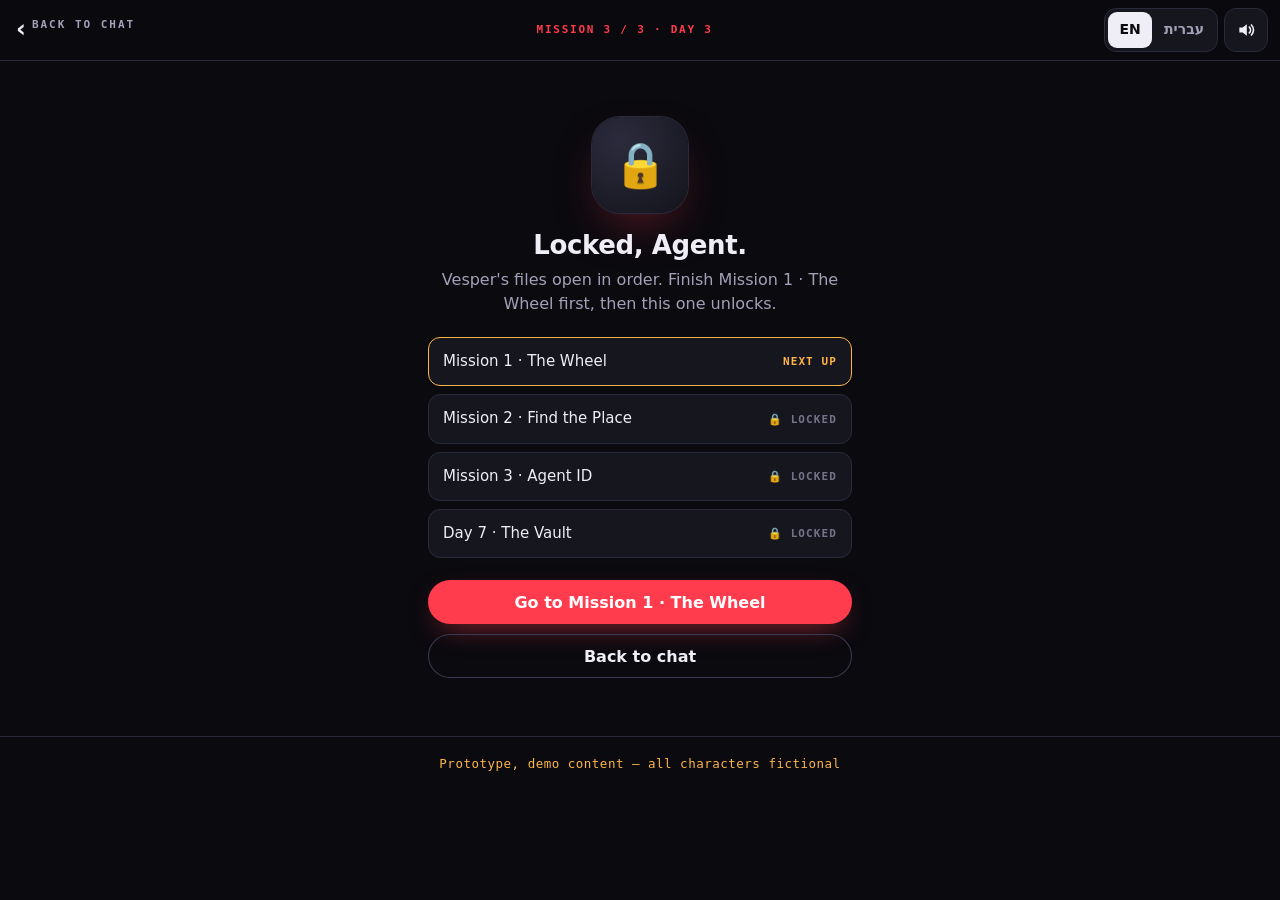
<file: rabbit-hole/games/photo.html>
<!DOCTYPE html>
<html lang="en" dir="ltr" data-t-doc="doc">
<head>
<meta charset="utf-8">
<meta name="viewport" content="width=device-width, initial-scale=1, viewport-fit=cover">
<meta name="theme-color" content="#0a0a0f">
<script>(function(){try{var q=new URLSearchParams(location.search).get("lang"),l=q||localStorage.getItem("rh-lang")||"en";if(l!=="he")l="en";if(q)localStorage.setItem("rh-lang",l);var h=document.documentElement;h.lang=l;h.dir=l==="he"?"rtl":"ltr"}catch(e){}})()</script>
<title>Mission 3 · Agent ID — Rabbit Hole</title>
<link rel="icon" href="data:image/svg+xml,%3Csvg xmlns=%22http://www.w3.org/2000/svg%22 viewBox=%220 0 32 32%22%3E%3Ccircle cx=%2216%22 cy=%2216%22 r=%2214%22 fill=%22none%22 stroke=%22%23ff3b4e%22 stroke-width=%223%22/%3E%3Ccircle cx=%2216%22 cy=%2216%22 r=%225%22 fill=%22%23ff3b4e%22/%3E%3C/svg%3E">
<link rel="stylesheet" href="../assets/rh.css">
<style>
  .privacy{display:flex;gap:10px;align-items:flex-start;font-size:13.5px;color:var(--muted);background:rgba(62,224,143,.06);border:1px solid rgba(62,224,143,.22);border-radius:12px;padding:9px 12px;margin:0 0 12px}
  .privacy b{color:var(--green)}
  .poses{list-style:none;margin:0 0 12px;padding:0;display:grid;grid-template-columns:repeat(3,1fr);gap:8px}
  .poses li{background:var(--panel);border:1px solid var(--line);border-radius:12px;padding:9px 8px;text-align:center;font-size:12.5px;line-height:1.3;color:var(--muted);transition:border-color .2s,background .2s}
  .poses li .e{display:block;font-size:24px;margin-bottom:3px}
  .poses li b{display:block;color:var(--ink);font-size:13px;margin-bottom:2px}
  .poses li.now{border-color:var(--amber);background:rgba(255,181,71,.08)}
  .poses li.shot{border-color:rgba(62,224,143,.5)}
  .booth{position:relative;aspect-ratio:4/5;max-height:52vh;margin:0 auto;border-radius:16px;overflow:hidden;background:#0d0d14;box-shadow:0 0 0 1px var(--line);display:grid;place-items:center}
  .booth video,.booth img.src{position:absolute;inset:0;width:100%;height:100%;object-fit:cover}
  .booth video{transform:scaleX(-1)}
  .booth .empty{text-align:center;color:var(--muted);font-size:14px;padding:20px}
  .booth .empty .e{font-size:42px;display:block;margin-bottom:6px}
  .booth .frame{position:absolute;inset:10px;border:2px solid rgba(255,255,255,.18);border-radius:12px;pointer-events:none}
  .booth .frame::before,.booth .frame::after{content:"";position:absolute;width:26px;height:26px;border:3px solid var(--amber)}
  .booth .frame::before{top:-2px;left:-2px;border-right:0;border-bottom:0;border-radius:10px 0 0 0}
  .booth .frame::after{bottom:-2px;right:-2px;border-left:0;border-top:0;border-radius:0 0 10px 0}
  .banner{position:absolute;top:14px;left:14px;right:14px;display:none;align-items:center;gap:10px;background:rgba(10,10,15,.8);backdrop-filter:blur(6px);border-radius:12px;padding:8px 12px;font-size:14px}
  .banner .e{font-size:26px}
  .shooting .banner{display:flex}
  .count{position:absolute;inset:0;display:grid;place-items:center;font:900 120px/1 var(--sans);color:#fff;text-shadow:0 6px 30px rgba(0,0,0,.6);pointer-events:none}
  .count.tick{animation:countpop .9s ease-out both}
  @keyframes countpop{0%{opacity:0;transform:scale(1.8)}25%{opacity:1;transform:scale(1)}100%{opacity:0;transform:scale(.7)}}
  .flash{position:fixed;inset:0;background:#fff;opacity:0;pointer-events:none;z-index:70}
  .flash.go{animation:flash .45s ease-out}
  @keyframes flash{0%{opacity:.95}100%{opacity:0}}
  .srcs{display:grid;grid-template-columns:repeat(3,1fr);gap:8px;margin-top:12px}
  .srcs .btn{padding:10px 8px;font-size:14px;border-radius:12px;flex-direction:column;gap:2px;min-height:62px}
  .srcs .btn .e{font-size:20px}
  .srcs .btn[aria-pressed="true"]{box-shadow:inset 0 0 0 2px var(--amber);color:var(--amber)}
  .file{position:absolute;width:1px;height:1px;opacity:0;pointer-events:none}
  #startBtn{margin-top:12px}
  .msg{min-height:22px;margin:8px 2px 0;font-size:14.5px;color:var(--amber);text-align:center}

  /* dossier */
  #dossierWrap{display:none}
  .phase-dossier #dossierWrap{display:block}
  .phase-dossier #setup{display:none}
  .dossier{position:relative;background:var(--paper);color:var(--paper-ink);border-radius:10px;padding:14px 14px 16px;box-shadow:0 30px 70px -26px rgba(0,0,0,.9);transform:rotate(-1deg);margin:6px 2px 14px;overflow:hidden}
  .dossier::before{content:"";position:absolute;inset:0;background:repeating-linear-gradient(0deg,rgba(0,0,0,.025) 0 1px,transparent 1px 4px);pointer-events:none}
  .dossier .hd{display:flex;justify-content:space-between;align-items:baseline;gap:8px;font:800 11px/1.2 var(--mono);letter-spacing:.14em;border-bottom:2px solid var(--paper-ink);padding-bottom:7px;margin-bottom:10px}
  :lang(he) .dossier .hd{font-family:var(--sans);letter-spacing:.02em;font-size:12.5px}
  .dossier .hd span:last-child{opacity:.6}
  .strip{display:grid;grid-template-columns:repeat(3,1fr);gap:6px;background:#1a1612;padding:6px;border-radius:6px;direction:ltr}
  .strip .fr{position:relative;aspect-ratio:4/5;border-radius:3px;overflow:hidden;background:#2a2318;display:grid;place-items:center}
  .strip canvas{width:100%;height:100%;display:block}
  .strip .gone{color:#d9cdb2;font:700 10.5px/1.3 var(--mono);text-align:center;padding:6px;letter-spacing:.04em}
  :lang(he) .strip .gone{font-family:var(--sans);font-size:11.5px}
  .strip .redact{position:absolute;left:8%;right:8%;top:30%;height:11%;background:#0b0b0b;transform:rotate(-2deg) scaleX(0);transform-origin:left;transition:transform .3s var(--ease)}
  .redacted .strip .redact{transform:rotate(-2deg) scaleX(1)}
  .strip .n{position:absolute;bottom:3px;left:4px;font:800 9px var(--mono);color:#fff;opacity:.8;text-shadow:0 1px 2px #000}
  .dossier dl{display:grid;grid-template-columns:auto 1fr;gap:3px 12px;margin:10px 0 0;font:13px/1.35 var(--mono)}
  :lang(he) .dossier dl{font-family:var(--sans);font-size:14px}
  .dossier dt{opacity:.6;font-size:11px;letter-spacing:.12em;align-self:center}
  .dossier dd{margin:0;font-weight:800}
  .dossier .bc{height:22px;margin-top:10px;background:repeating-linear-gradient(90deg,#2a2318 0 2px,transparent 2px 4px,#2a2318 4px 5px,transparent 5px 8px,#2a2318 8px 11px,transparent 11px 12px);opacity:.8}
  .sticker{position:absolute;font-size:30px;line-height:1;background:none;border:0;padding:4px;min-width:44px;min-height:44px;filter:drop-shadow(0 2px 2px rgba(0,0,0,.35));animation:stick .35s var(--ease) both;z-index:2}
  .sticker.tape{font:800 11px/1 var(--mono);letter-spacing:.14em;background:rgba(255,59,78,.88);color:#fff;padding:7px 10px;min-height:0;border-radius:2px;transform:rotate(8deg)}
  @keyframes stick{from{opacity:0;transform:scale(1.8) rotate(-20deg)}to{opacity:1}}
  .dossier .cleared{position:absolute;right:14px;bottom:26px;border:4px solid #1d7a45;color:#1d7a45;border-radius:8px;padding:6px 12px;font:900 22px/1 var(--mono);letter-spacing:.14em;opacity:0;transform:rotate(-12deg);z-index:3;background:rgba(241,232,213,.6)}
  :lang(he) .dossier .cleared{font-family:var(--sans);letter-spacing:.02em;right:auto;left:14px}
  .dossier.ok .cleared{opacity:1}
  .tools2{display:grid;gap:10px;margin-bottom:12px}
  .seg{display:flex;gap:6px;flex-wrap:wrap}
  .seg .lbl{width:100%;margin:0}
  .seg button{flex:1;min-height:44px;border-radius:10px;border:1px solid var(--line2);background:var(--panel);font-size:14px;font-weight:600;padding:6px 8px}
  .seg button[aria-pressed="true"]{border-color:var(--amber);color:var(--amber);background:rgba(255,181,71,.08)}
  .seg button.stk{font-size:22px;flex:0 0 52px}
</style>
</head>
<body>
<header class="topbar">
  <a class="back" href="../index.html#demo"><span class="chev" aria-hidden="true">‹</span><span class="lbl" data-t="back">Back to chat</span></a>
  <span class="tag" data-t="tag">Mission 3 / 3</span>
  <div class="tools"><div data-langtoggle></div><button type="button" class="iconbtn" data-mute></button></div>
</header>

<main class="game" id="main">
  <h1 data-t="h1">Agent ID</h1>
  <p class="lede" data-th="lede">Spy kit, photo-booth style. Three poses, three seconds each.</p>
  <div class="privacy"><span aria-hidden="true">🔒</span><span data-th="privacy"><b>Stays on this phone.</b> Nothing is uploaded or saved. Leave the page and the photos are gone.</span></div>

  <div id="setup">
    <ol class="poses" id="poses">
      <li data-i="0"><span class="e" aria-hidden="true">🕶️</span><b data-t="p1">Shades on</b><span data-t="p1s">Finger goggles count</span></li>
      <li data-i="1"><span class="e" aria-hidden="true">🤨</span><b data-t="p2">One eyebrow</b><span data-t="p2s">Suspicious, not surprised</span></li>
      <li data-i="2"><span class="e" aria-hidden="true">🦆</span><b data-t="p3">Yellow + point</b><span data-t="p3s">Something yellow, point at me</span></li>
    </ol>
    <div class="booth" id="booth">
      <div class="empty" id="empty"><span class="e" aria-hidden="true">📸</span><span data-t="empty">Pick a camera source below</span></div>
      <div class="frame" aria-hidden="true"></div>
      <div class="banner" id="banner" aria-live="assertive"><span class="e" id="bannerE" aria-hidden="true"></span><span id="bannerT"></span></div>
      <div class="count" id="count" aria-hidden="true"></div>
    </div>
    <div class="srcs" role="group" data-t-aria="srcAria" aria-label="Camera source">
      <button class="btn ghost" type="button" id="srcCamera" aria-pressed="false"><span class="e" aria-hidden="true">📷</span><span data-t="srcCam">Camera</span></button>
      <label class="btn ghost" for="cam" id="srcUpload" role="button" tabindex="0"><span class="e" aria-hidden="true">🖼️</span><span data-t="srcUp">Upload</span></label>
      <button class="btn ghost" type="button" id="standin" aria-pressed="false"><span class="e" aria-hidden="true">🕴️</span><span data-t="srcStand">Stand-in</span></button>
    </div>
    <input class="file" type="file" id="cam" accept="image/*" tabindex="-1" aria-hidden="true">
    <button class="btn block" id="startBtn" type="button" disabled data-t="start">▶ Start the booth</button>
    <div class="msg" id="msg" role="status" aria-live="polite"></div>
  </div>

  <div id="dossierWrap">
    <div class="dossier" id="dossier">
      <div class="hd"><span data-t="dHead">RABBIT HOLE · FIELD DOSSIER</span><span>RH-0417</span></div>
      <div class="strip" id="strip"></div>
      <dl>
        <dt data-t="dAgent">AGENT</dt><dd data-t="dAgentV">NOA B.</dd>
        <dt data-t="dCode">CODENAME</dt><dd data-t="dCodeV">NOODLE</dd>
        <dt data-t="dClear">CLEARANCE</dt><dd data-t="dClearV">BIRTHDAY · LVL 30</dd>
        <dt data-t="dHandler">HANDLER</dt><dd data-t="dHandlerV">VESPER</dd>
      </dl>
      <div class="bc" aria-hidden="true"></div>
      <div class="cleared" id="clearedStamp" data-t="cleared">CLEARED</div>
      <div id="stickers"></div>
    </div>
    <div class="tools2" id="tools2">
      <div class="seg" role="group" aria-labelledby="fLbl"><div class="lbl" id="fLbl" data-t="filter">Filter</div>
        <button type="button" data-filter="spy" aria-pressed="true" data-t="fSpy">Spy</button><button type="button" data-filter="noir" aria-pressed="false" data-t="fNoir">Noir</button><button type="button" data-filter="none" aria-pressed="false" data-t="fNone">Original</button>
      </div>
      <div class="seg" role="group" aria-labelledby="sLbl"><div class="lbl" id="sLbl" data-t="stick">Stickers &amp; redaction</div>
        <button type="button" class="stk" data-stk="🦆" aria-label="Duck sticker">🦆</button><button type="button" class="stk" data-stk="🎂" aria-label="Cake sticker">🎂</button><button type="button" class="stk" data-stk="⭐" aria-label="Star sticker">⭐</button><button type="button" class="stk" data-stk="tape" data-t-aria="tapeAria" aria-label="Top secret tape">🟥</button>
        <button type="button" id="redactBtn" aria-pressed="false" data-t="redact">▬ Redact eyes</button>
      </div>
    </div>
    <div class="actions" id="dActions" style="display:grid;gap:10px">
      <button class="btn green block" id="submit" type="button" data-t="submit">File the dossier with Vesper</button>
      <button class="btn ghost block" id="retake" type="button" data-t="retake">↺ Retake</button>
    </div>
  </div>

  <div id="hints"></div>

  <section class="card win" id="win" aria-live="polite" tabindex="-1">
    <div class="stamp" id="stamp" data-t="stamp">CLEARED</div>
    <div><span class="assisted" id="assisted" hidden data-t="assisted">ASSISTED</span></div>
    <p id="winText" data-th="winText"><b>Agent Noa, cleared for the final file.</b> Vesper only gets the stamp. The photos stay with you.</p>
    <div class="code" id="code"></div>
    <div class="actions">
      <a class="btn" href="../index.html#demo" data-t="toChat">Back to chat →</a>
      <button class="btn ghost" id="again" type="button" data-t="again">Take new photos (just for fun)</button>
    </div>
  </section>
</main>
<div class="flash" id="flash" aria-hidden="true"></div>

<footer class="sitefoot" data-t="foot">Prototype, demo content — all characters fictional</footer>

<script src="../assets/rh.js"></script>
<script>
(() => {
  "use strict";
  const { $, $$ } = RH;
  RH.i18n({
    en: {
      doc: "Mission 3 · Agent ID — Rabbit Hole", back: "Back to chat", tag: "MISSION 3 / 3 · DAY 3", h1: "Agent ID",
      lede: "Spy kit, photo-booth style. <b>Three poses, three seconds each.</b> Vesper builds your dossier.",
      privacy: "<b>Stays on this phone.</b> Nothing is uploaded or saved. Leave the page and the photos are gone.",
      p1: "Shades on", p1s: "Finger goggles count", p2: "One eyebrow", p2s: "Suspicious, not surprised", p3: "Yellow + point", p3s: "Hold something yellow, point at me",
      empty: "Pick a camera source below", srcAria: "Camera source", srcCam: "Camera", srcUp: "Upload", srcStand: "Stand-in",
      start: "▶ Start the booth", ready: "Ready. Three poses coming up.", camOn: "Camera on. Strike pose 1 when the count hits zero.",
      camFail: "No camera available here. Upload a selfie or use the stand-in.", upOk: "Selfie loaded. Each pose uses it, so act it out anyway.", standOk: "Stand-in agent reporting. Vesper is pretending not to notice.", notImg: "That's not a photo, Agent.",
      pose: "Pose {n}/3", shooting: "Shooting…",
      dHead: "RABBIT HOLE · FIELD DOSSIER", dAgent: "AGENT", dAgentV: "NOA B.", dCode: "CODENAME", dCodeV: "NOODLE", dClear: "CLEARANCE", dClearV: "BIRTHDAY · LVL 30", dHandler: "HANDLER", dHandlerV: "VESPER", cleared: "CLEARED",
      filter: "Filter", fSpy: "Spy", fNoir: "Noir", fNone: "Original", stick: "Stickers & redaction", tapeAria: "Top secret tape", tape: "TOP SECRET", redact: "▬ Redact eyes",
      submit: "File the dossier with Vesper", retake: "↺ Retake",
      gone: "SELF-DESTRUCTED\nnever left your phone",
      stamp: "CLEARED", assisted: "ASSISTED",
      winText: "<b>Agent Noa, cleared for the final file.</b> Vesper only gets the stamp. The photos stay with you.",
      winReload: "<b>Agent Noa, cleared.</b> Your photos weren't kept, by design. They self-destruct when you leave the page. The stamp is safe.",
      toChat: "Back to chat →", again: "Take new photos (just for fun)", foot: "Prototype, demo content — all characters fictional",
      hints: [
        "No camera handy? <b>Upload</b> any selfie, or use the <b>Stand-in</b>. Vesper won't tell.",
        "Something yellow: a banana, a pencil, a sticky note. A rubber duck if you're a professional.",
        "Press <b>Start</b> and just pull the faces. Vesper isn't grading. (Much.)"
      ],
      skipped: "Skipped. Vesper filed a sketch of you instead.",
    },
    he: {
      doc: "משימה 3 · תעודת סוכנת — Rabbit Hole", back: "חזרה לצ׳אט", tag: "משימה 3 / 3 · יום 3", h1: "תעודת סוכנת",
      lede: "ערכת ריגול בסגנון תא צילום. <b>שלוש פוזות, שלוש שניות לכל אחת.</b> וספר תרכיב לך תיק.",
      privacy: "<b>נשאר בטלפון שלך.</b> שום דבר לא עולה לשרת ולא נשמר. יוצאים מהעמוד, והתמונות נעלמות.",
      p1: "משקפי שמש", p1s: "גם משקפי אצבעות נחשבים", p2: "גבה אחת", p2s: "חשדנית, לא מופתעת", p3: "צהוב + הצבעה", p3s: "משהו צהוב, ולהצביע עליי",
      empty: "בחרי מקור צילום למטה", srcAria: "מקור צילום", srcCam: "מצלמה", srcUp: "העלאה", srcStand: "כפילה",
      start: "▶ מתחילים לצלם", ready: "מוכנה. שלוש פוזות בדרך.", camOn: "המצלמה פועלת. פוזה 1 כשהספירה מגיעה לאפס.",
      camFail: "אין כאן מצלמה זמינה. אפשר להעלות סלפי או להשתמש בכפילה.", upOk: "הסלפי נטען. כל הפוזות ישתמשו בו, אז תשחקי את זה בכל זאת.", standOk: "הכפילה התייצבה לשירות. וספר עושה את עצמה שלא שמה לב.", notImg: "זאת לא תמונה, סוכנת.",
      pose: "פוזה {n}/3", shooting: "מצלמים…",
      dHead: "RABBIT HOLE · תיק שטח", dAgent: "סוכנת", dAgentV: "נועה ב.", dCode: "שם קוד", dCodeV: "נודל", dClear: "סיווג", dClearV: "יום הולדת · דרגה 30", dHandler: "מפעילה", dHandlerV: "וספר", cleared: "אושרה",
      filter: "פילטר", fSpy: "ריגול", fNoir: "נואר", fNone: "מקור", stick: "מדבקות והשחרות", tapeAria: "סרט סודי ביותר", tape: "סודי ביותר", redact: "▬ השחרת עיניים",
      submit: "הגשת התיק לוספר", retake: "↺ צילום מחדש",
      gone: "הושמד\nלא יצא מהטלפון",
      stamp: "אושרה", assisted: "בעזרה קטנה",
      winText: "<b>הסוכנת נועה, מאושרת לתיק האחרון.</b> וספר מקבלת רק את החותמת. התמונות נשארות אצלך.",
      winReload: "<b>הסוכנת נועה, מאושרת.</b> התמונות לא נשמרו, וזה בכוונה. הן נמחקות כשיוצאים מהעמוד. החותמת שמורה.",
      toChat: "חזרה לצ׳אט ←", again: "לצלם שוב (סתם בשביל הכיף)", foot: "אב־טיפוס, תוכן לדוגמה — כל הדמויות בדיוניות",
      hints: [
        "אין מצלמה? <b>העלי</b> סלפי כלשהו, או השתמשי ב<b>כפילה</b>. וספר לא תספר.",
        "משהו צהוב: בננה, עיפרון, פתק דביק. ברווז גומי, אם את מקצוענית.",
        "לחצי <b>מתחילים</b> ופשוט תעשי פרצופים. וספר לא נותנת ציונים. (כמעט.)"
      ],
      skipped: "דילגת. וספר תייקה במקום זה סקיצה שלך.",
    },
  });
  if (!RH.gate("photo")) return;

  const CODE = "RH-3-AGENT", FW = 360, FH = 450;
  const POSES = [["🕶️", "p1", "p1s"], ["🤨", "p2", "p2s"], ["🦆", "p3", "p3s"]];
  const msg = $("#msg"), booth = $("#booth"), startBtn = $("#startBtn");
  let mode = null, stream = null, video = null, still = null, frames = [], filter = "spy", busy = false;

  // Drawn stand-in agent in three poses (inline SVG, nothing fetched)
  const standSvg = i => `<svg xmlns="http://www.w3.org/2000/svg" viewBox="0 0 120 150"><rect width="120" height="150" fill="#7d8fae"/><rect y="0" width="120" height="150" fill="url(#g)"/><defs><linearGradient id="g" x2="0" y2="1"><stop offset="0" stop-color="#8ea2c4"/><stop offset="1" stop-color="#3b4560"/></linearGradient></defs><path d="M14 150c4-36 88-36 92 0z" fill="#22222c"/><path d="M50 118l10 14 10-14z" fill="#f1e8d5"/><circle cx="60" cy="66" r="30" fill="#e9c9a4"/><path d="M30 60c0-26 60-26 60 0-8-13-52-13-60 0z" fill="#2a2318"/>` +
    (i === 0 ? `<rect x="35" y="60" width="22" height="11" rx="4" fill="#111"/><rect x="63" y="60" width="22" height="11" rx="4" fill="#111"/><rect x="56" y="63" width="8" height="3" fill="#111"/><path d="M52 86q8 3 16 0" stroke="#8a4b3a" stroke-width="2.5" fill="none" stroke-linecap="round"/>`
    : i === 1 ? `<circle cx="47" cy="66" r="3" fill="#222"/><circle cx="73" cy="66" r="3" fill="#222"/><path d="M40 56l14 1" stroke="#2a2318" stroke-width="3" stroke-linecap="round"/><path d="M66 52l15-5" stroke="#2a2318" stroke-width="3" stroke-linecap="round"/><path d="M53 86h14" stroke="#8a4b3a" stroke-width="2.5" stroke-linecap="round"/>`
    : `<circle cx="47" cy="66" r="3" fill="#222"/><circle cx="73" cy="66" r="3" fill="#222"/><path d="M50 82q10 9 20 0" stroke="#8a4b3a" stroke-width="2.5" fill="#fff" stroke-linecap="round"/><ellipse cx="24" cy="128" rx="14" ry="10" fill="#ffd23f"/><circle cx="32" cy="116" r="7" fill="#ffd23f"/><path d="M38 116l6 2-6 2z" fill="#f28c16"/><circle cx="96" cy="112" r="9" fill="#e9c9a4"/><rect x="93" y="86" width="6" height="24" rx="3" fill="#e9c9a4"/>`) + `</svg>`;
  const loadImg = src => new Promise((res, rej) => { const im = new Image(); im.onload = () => res(im); im.onerror = rej; im.src = src; });

  function setMode(m) {
    mode = m;
    $("#srcCamera").setAttribute("aria-pressed", String(m === "camera"));
    $("#standin").setAttribute("aria-pressed", String(m === "standin"));
    $("#srcUpload").classList.toggle("amber-ring", m === "upload");
    $("#srcUpload").style.boxShadow = m === "upload" ? "inset 0 0 0 2px var(--amber)" : "";
    startBtn.disabled = !m;
  }
  function showInBooth(el) {
    $$("video, img.src", booth).forEach(n => n !== el && n.remove());
    if (el && !el.isConnected) booth.prepend(el);
    $("#empty").hidden = !!el;
  }
  function stopCam() { if (stream) { stream.getTracks().forEach(t => t.stop()); stream = null; } }

  $("#srcCamera").addEventListener("click", async () => {
    RH.sfx("tap");
    try {
      if (!navigator.mediaDevices || !navigator.mediaDevices.getUserMedia) throw new Error("no media");
      stopCam();
      stream = await navigator.mediaDevices.getUserMedia({ video: { facingMode: "user", width: { ideal: 720 } }, audio: false });
      video = document.createElement("video"); video.playsInline = true; video.muted = true; video.srcObject = stream; await video.play();
      showInBooth(video); setMode("camera"); msg.textContent = RH.t("camOn");
    } catch (e) { msg.textContent = RH.t("camFail"); RH.sfx("bad"); }
  });
  $("#srcUpload").addEventListener("keydown", e => { if (e.key === "Enter" || e.key === " ") { e.preventDefault(); $("#cam").click(); } });
  $("#cam").addEventListener("change", async e => {
    const f = e.target.files && e.target.files[0]; if (!f) return;
    if (!f.type.startsWith("image/")) { msg.textContent = RH.t("notImg"); return; }
    stopCam();
    const url = URL.createObjectURL(f);              // local blob URL; never leaves the browser
    still = await loadImg(url);
    const img = new Image(); img.className = "src"; img.alt = ""; img.src = url;
    showInBooth(img); setMode("upload"); msg.textContent = RH.t("upOk"); RH.sfx("pop");
  });
  $("#standin").addEventListener("click", async () => {
    stopCam(); still = null;
    const img = new Image(); img.className = "src"; img.alt = ""; img.src = "data:image/svg+xml," + encodeURIComponent(standSvg(0));
    showInBooth(img); setMode("standin"); msg.textContent = RH.t("standOk"); RH.sfx("pop");
  });

  // Capture one 4:5 frame (cover-cropped) from the current source
  async function capture(i) {
    const c = document.createElement("canvas"); c.width = FW; c.height = FH;
    const x = c.getContext("2d");
    let src = mode === "camera" ? video : mode === "standin" ? await loadImg("data:image/svg+xml," + encodeURIComponent(standSvg(i))) : still;
    const sw = src.videoWidth || src.naturalWidth || src.width, sh = src.videoHeight || src.naturalHeight || src.height;
    const zoom = mode === "upload" ? [1, 1.12, 1.24][i] : 1;                // a still gets a slightly different crop per pose
    const s = Math.max(FW / sw, FH / sh) * zoom, dw = sw * s, dh = sh * s;
    if (mode === "camera") { x.translate(FW, 0); x.scale(-1, 1); }
    x.drawImage(src, (FW - dw) / 2, (FH - dh) / 2 - (zoom - 1) * 40, dw, dh);
    return x.getImageData(0, 0, FW, FH);
  }

  // Filters keep yellow: anything yellow-ish stays saturated, the rest is toned
  function render(raw, f) {
    const out = new ImageData(new Uint8ClampedArray(raw.data), raw.width, raw.height), d = out.data;
    if (f === "none") return out;
    for (let i = 0; i < d.length; i += 4) {
      const r = d[i], g = d[i + 1], b = d[i + 2];
      const yellow = r > 140 && g > 110 && b < 0.62 * Math.min(r, g) && Math.abs(r - g) < 95;
      const l = 0.3 * r + 0.59 * g + 0.11 * b, c = Math.max(0, Math.min(255, (l - 128) * 1.35 + 128));
      if (yellow) { d[i] = Math.min(255, r * 1.08); d[i + 1] = Math.min(255, g * 1.05); d[i + 2] = b * 0.5; continue; }
      if (f === "noir") { d[i] = d[i + 1] = d[i + 2] = c; }
      else { const t = c / 255; d[i] = 8 + t * 90; d[i + 1] = 20 + t * 210; d[i + 2] = 30 + t * 200; }   // teal night-vision
      if (f === "spy" && ((i / 4 / FW) | 0) % 4 === 0) { d[i] *= .82; d[i + 1] *= .82; d[i + 2] *= .82; } // scanlines
    }
    return out;
  }
  function paintStrip() {
    $("#strip").innerHTML = "";
    frames.forEach((raw, i) => {
      const fr = document.createElement("div"); fr.className = "fr";
      const c = document.createElement("canvas"); c.width = FW; c.height = FH;
      c.getContext("2d").putImageData(render(raw, filter), 0, 0);
      c.setAttribute("role", "img"); c.setAttribute("aria-label", `${RH.t(POSES[i][1])} (${RH.he ? "תצוגה מקומית בלבד" : "local preview only"})`);
      fr.append(c); fr.insertAdjacentHTML("beforeend", `<span class="redact" aria-hidden="true"></span><span class="n">0${i + 1}</span>`);
      $("#strip").append(fr);
    });
  }
  function paintGone() {
    $("#strip").innerHTML = [0, 1, 2].map(i => `<div class="fr"><span class="gone">${RH.esc(RH.t("gone")).replace("\n", "<br>")}</span><span class="n">0${i + 1}</span></div>`).join("");
  }

  const wait = ms => new Promise(r => setTimeout(r, ms));
  startBtn.addEventListener("click", async () => {
    if (!mode || busy) return;
    busy = true; startBtn.disabled = true; startBtn.textContent = RH.t("shooting");
    frames = []; booth.classList.add("shooting");
    $$("#poses li").forEach(li => li.classList.remove("now", "shot"));
    for (let i = 0; i < 3; i++) {
      const li = $(`#poses li[data-i="${i}"]`); li.classList.add("now");
      $("#bannerE").textContent = POSES[i][0];
      $("#bannerT").innerHTML = `<b>${RH.t("pose", { n: i + 1 })}</b> · ${RH.esc(RH.t(POSES[i][1]))}. ${RH.esc(RH.t(POSES[i][2]))}`;
      if (mode === "standin") $("img.src", booth).src = "data:image/svg+xml," + encodeURIComponent(standSvg(i));
      for (let n = 3; n >= 1; n--) {
        const c = $("#count"); c.textContent = n; c.classList.remove("tick"); void c.offsetWidth; c.classList.add("tick");
        RH.sfx("beep"); RH.buzz(10);
        await wait(RH.reduced ? 500 : 800);
      }
      $("#count").textContent = "";
      const fl = $("#flash"); fl.classList.remove("go"); void fl.offsetWidth; fl.classList.add("go");
      RH.sfx("shutter"); RH.buzz(30);
      frames.push(await capture(i));
      li.classList.remove("now"); li.classList.add("shot");
      await wait(450);
    }
    booth.classList.remove("shooting"); stopCam(); busy = false;
    startBtn.textContent = RH.t("start"); startBtn.disabled = false;
    toDossier();
  });

  function toDossier() {
    document.body.classList.add("phase-dossier");
    paintStrip();
    $("#stickers").innerHTML = "";
    addSticker("tape", 62, 8); addSticker("🦆", 8, 64);
    RH.sfx("pop");
    $("#dossier").scrollIntoView({ behavior: RH.reduced ? "auto" : "smooth", block: "start" });
  }
  function addSticker(k, left, top) {
    const b = document.createElement("button"); b.type = "button";
    b.className = "sticker" + (k === "tape" ? " tape" : "");
    b.textContent = k === "tape" ? RH.t("tape") : k;
    b.setAttribute("aria-label", (RH.he ? "הסרת מדבקה " : "Remove sticker ") + (k === "tape" ? RH.t("tape") : k));
    b.style.left = (left ?? 6 + Math.random() * 70) + "%"; b.style.top = (top ?? 6 + Math.random() * 70) + "%";
    if (k !== "tape") b.style.transform = `rotate(${Math.round(Math.random() * 40 - 20)}deg)`;
    b.addEventListener("click", () => { b.remove(); RH.sfx("tap"); });
    $("#stickers").append(b);
  }
  $$("[data-stk]").forEach(b => b.addEventListener("click", () => { addSticker(b.dataset.stk); RH.sfx("pop"); RH.buzz(8); }));
  $$("[data-filter]").forEach(b => b.addEventListener("click", () => {
    filter = b.dataset.filter; $$("[data-filter]").forEach(x => x.setAttribute("aria-pressed", String(x === b)));
    if (frames.length) paintStrip(); RH.sfx("tap");
  }));
  $("#redactBtn").addEventListener("click", e => {
    const on = !$("#dossier").classList.contains("redacted");
    $("#dossier").classList.toggle("redacted", on); e.currentTarget.setAttribute("aria-pressed", String(on)); RH.sfx(on ? "stamp" : "tap");
  });
  $("#retake").addEventListener("click", () => {
    document.body.classList.remove("phase-dossier"); frames = []; $("#strip").innerHTML = "";
    $$("#poses li").forEach(li => li.classList.remove("now", "shot"));
    if (mode === "camera") { setMode(null); showInBooth(null); }
    window.scrollTo({ top: 0, behavior: "smooth" });
  });
  $("#submit").addEventListener("click", () => win(true));

  const hints = RH.hints({ root: $("#hints"), hints: RH.t("hints"), onSkip: () => {
    RH.toast(RH.t("skipped"));
    if (!frames.length) { mode = "standin"; Promise.all([0, 1, 2].map(i => loadImg("data:image/svg+xml," + encodeURIComponent(standSvg(i))))).then(() => Promise.all([0, 1, 2].map(capture))).then(f => { frames = f; toDossier(); win(true, true); }); }
    else win(true, true);
  } });

  function win(fresh, assisted) {
    if (fresh) RH.setProg("photo", { code: CODE, at: Date.now(), assisted: !!assisted || hints.level >= 3 });
    const p = RH.prog().photo || {};
    document.body.classList.add("phase-dossier");
    if (!fresh) { paintGone(); $("#winText").innerHTML = RH.t("winReload"); $(".privacy").hidden = true; $(".lede").hidden = true; }
    $("#dossier").classList.add("ok");
    $("#tools2").hidden = true; $("#dActions").hidden = true; $("#hints").hidden = true;
    $("#assisted").hidden = !p.assisted;
    $("#code").textContent = CODE;
    const w = $("#win"); w.classList.add("show");
    if (fresh) {
      RH.slam($("#clearedStamp")); RH.slam($("#stamp")); RH.sfx("win");
      setTimeout(() => RH.confetti({ n: 130, y: .4 }), 250);
      setTimeout(() => { w.scrollIntoView({ behavior: RH.reduced ? "auto" : "smooth", block: "center" }); w.focus({ preventScroll: true }); }, 900);
    }
  }
  $("#again").addEventListener("click", () => {
    $("#win").classList.remove("show"); $("#dossier").classList.remove("ok", "redacted");
    $("#tools2").hidden = false; $("#dActions").hidden = false; $("#hints").hidden = false; $(".privacy").hidden = false; $(".lede").hidden = false;
    $("#winText").innerHTML = RH.t("winText");
    document.body.classList.remove("phase-dossier"); frames = []; setMode(null); showInBooth(null);
    $$("#poses li").forEach(li => li.classList.remove("now", "shot"));
    window.scrollTo({ top: 0, behavior: "smooth" });
  });
  addEventListener("pagehide", stopCam);

  if (RH.prog().photo) win(false);
})();
</script>
</body>
</html>
</file>
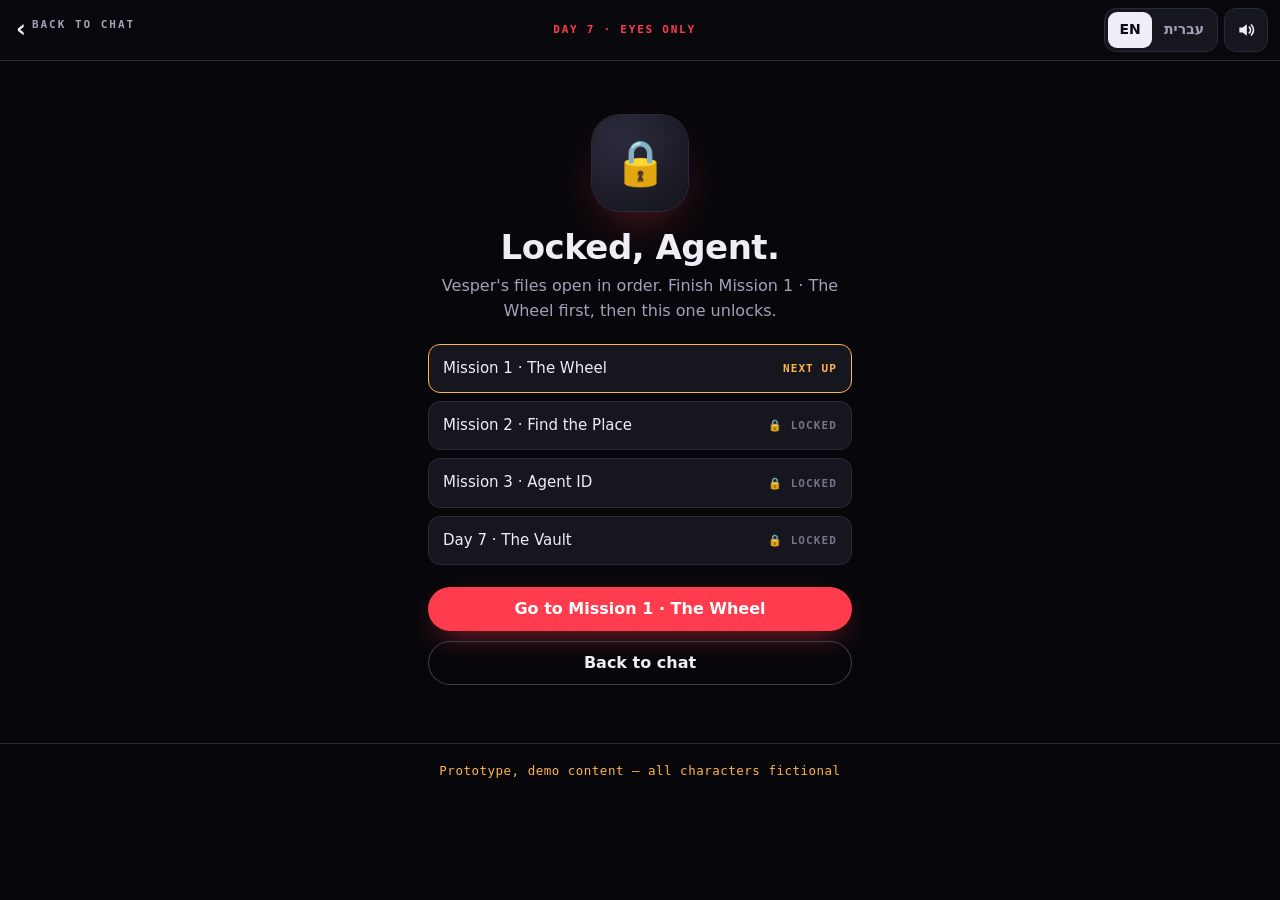
<file: rabbit-hole/games/reveal.html>
<!DOCTYPE html>
<html lang="en" dir="ltr" data-t-doc="doc">
<head>
<meta charset="utf-8">
<meta name="viewport" content="width=device-width, initial-scale=1, viewport-fit=cover">
<meta name="theme-color" content="#050507">
<script>(function(){try{var q=new URLSearchParams(location.search).get("lang"),l=q||localStorage.getItem("rh-lang")||"en";if(l!=="he")l="en";if(q)localStorage.setItem("rh-lang",l);var h=document.documentElement;h.lang=l;h.dir=l==="he"?"rtl":"ltr"}catch(e){}})()</script>
<title>The Vault — Rabbit Hole</title>
<link rel="icon" href="data:image/svg+xml,%3Csvg xmlns=%22http://www.w3.org/2000/svg%22 viewBox=%220 0 32 32%22%3E%3Ccircle cx=%2216%22 cy=%2216%22 r=%2214%22 fill=%22none%22 stroke=%22%23ff3b4e%22 stroke-width=%223%22/%3E%3Ccircle cx=%2216%22 cy=%2216%22 r=%225%22 fill=%22%23ff3b4e%22/%3E%3C/svg%3E">
<link rel="stylesheet" href="../assets/rh.css">
<style>
  body{background:#07070b;transition:background 1.2s}
  body::before{content:"";position:fixed;inset:0;pointer-events:none;z-index:20;background:radial-gradient(circle at 50% 38%,transparent 0,rgba(0,0,0,.0) 30%,rgba(0,0,0,.0) 100%);transition:background 1.4s}
  body.dim::before{background:radial-gradient(circle at 50% 34%,transparent 0,transparent 130px,rgba(0,0,0,.78) 330px)}
  body.lit::before{background:radial-gradient(circle at 50% 30%,transparent 0,transparent 300px,rgba(0,0,0,.35) 700px)}
  .game{text-align:center;padding-top:14px}
  .game h1{font-size:clamp(26px,7vw,34px);scroll-margin-top:80px}
  .eyes{display:inline-block;font:800 11px var(--mono);letter-spacing:.24em;color:var(--amber);border:1px dashed rgba(255,181,71,.5);border-radius:999px;padding:5px 10px;margin-bottom:8px}
  :lang(he) .eyes{font-family:var(--sans);letter-spacing:.04em;font-size:12.5px}
  .stage{position:relative;height:min(78vw,320px);margin:6px auto 4px;perspective:900px;transition:height .8s var(--ease2)}
  .stage.revealed{height:min(64vw,250px)}
  .glow{position:absolute;left:50%;top:50%;width:80%;aspect-ratio:1;transform:translate(-50%,-50%) scale(.4);border-radius:50%;background:radial-gradient(circle,rgba(255,181,71,.55),rgba(255,59,78,.15) 45%,transparent 70%);opacity:0;transition:opacity 1s,transform 1.2s var(--ease2)}
  .open .glow{opacity:1;transform:translate(-50%,-50%) scale(1.15)}
  .vault{position:absolute;left:50%;top:50%;width:min(72vw,290px);aspect-ratio:1;transform:translate(-50%,-50%);border-radius:50%;background:radial-gradient(circle at 50% 50%,#121218 55%,#050507 72%);box-shadow:inset 0 0 0 6px #23232e,0 30px 60px -20px #000}
  .door{position:absolute;inset:7%;border-radius:50%;background:radial-gradient(circle at 35% 30%,#4a4d5e,#2a2c38 55%,#1b1c25);box-shadow:inset 0 0 0 3px #5b5f75,inset 0 -10px 30px rgba(0,0,0,.5),0 10px 30px rgba(0,0,0,.6);transform-origin:0% 50%;transition:transform 1.3s cubic-bezier(.5,0,.2,1);display:grid;place-items:center;z-index:3}
  [dir=rtl] .door{transform-origin:100% 50%}
  .open .door{transform:rotateY(-108deg)}
  [dir=rtl] .open .door{transform:rotateY(108deg)}
  .bolt{position:absolute;left:50%;top:50%;width:12%;height:5%;border-radius:4px;background:linear-gradient(#a8acc0,#6c7086);transition:transform .5s var(--ease2)}
  .dial{position:relative;width:46%;aspect-ratio:1;border-radius:50%;background:radial-gradient(circle,#2b2d3a 52%,#3d4052 54%,#2b2d3a 70%);box-shadow:0 0 0 3px #6c7086,0 6px 14px rgba(0,0,0,.5);display:grid;place-items:center;transition:transform 2s cubic-bezier(.3,0,.2,1)}
  .dial::before{content:"";position:absolute;inset:6%;border-radius:50%;background:repeating-conic-gradient(#8f93a8 0 1.5deg,transparent 1.5deg 10deg);mask:radial-gradient(circle,transparent 72%,#000 73%);-webkit-mask:radial-gradient(circle,transparent 72%,#000 73%)}
  .dial i{position:absolute;top:8%;left:50%;width:3px;height:16%;margin-left:-1.5px;background:var(--red);border-radius:2px}
  .dial b{font:900 24px var(--mono);color:var(--amber)}
  .spin .dial{transform:rotate(1080deg)}
  .marker{position:absolute;top:2%;left:50%;width:0;height:0;border-left:7px solid transparent;border-right:7px solid transparent;border-top:12px solid var(--amber);transform:translateX(-50%);z-index:4}
  .env{position:absolute;left:50%;top:52%;width:min(62vw,240px);aspect-ratio:1.5;transform:translate(-50%,-50%) scale(.45);opacity:0;transition:transform .9s var(--ease) .5s,opacity .5s .5s;border:0;padding:0;background:none;z-index:2;cursor:pointer}
  .open .env{opacity:1;transform:translate(-50%,-50%) scale(1)}
  .open .env:not(.opened){animation:bob 2.2s 1.6s ease-in-out infinite}
  @keyframes bob{50%{transform:translate(-50%,-53%) scale(1.02)}}
  .env .body{position:absolute;inset:0;border-radius:8px;background:linear-gradient(160deg,#f6eedb,#e3d6b8);box-shadow:0 18px 40px -10px rgba(0,0,0,.7);overflow:hidden}
  .env .to{position:absolute;left:0;right:0;bottom:16%;font:800 15px/1 var(--mono);letter-spacing:.22em;color:#5a1d2a;z-index:4}
  :lang(he) .env .to{font-family:var(--sans);letter-spacing:.06em;font-size:17px}
  .env .flap{position:absolute;left:0;right:0;top:0;height:58%;background:linear-gradient(#ecdfc2,#dccca8);clip-path:polygon(0 0,100% 0,50% 100%);transform-origin:50% 0;transition:transform .6s var(--ease2);z-index:3;filter:drop-shadow(0 2px 2px rgba(0,0,0,.15))}
  .env .seal{position:absolute;left:50%;top:44%;width:44px;height:44px;margin-left:-22px;border-radius:50%;background:radial-gradient(circle at 35% 30%,#ff5b6a,#a8132a);box-shadow:0 2px 0 #7a0d1f,0 4px 10px rgba(0,0,0,.35);display:grid;place-items:center;font:900 18px var(--mono);color:#ffd9de;z-index:5;transition:transform .4s,opacity .3s}
  .env .letter{position:absolute;left:8%;right:8%;top:10%;bottom:8%;background:#fffaf0;border-radius:4px;z-index:2;transition:transform .9s var(--ease) .35s;display:grid;place-items:center;font:700 13px var(--sans);color:#5a1d2a;box-shadow:0 2px 8px rgba(0,0,0,.15)}
  .env.opened .flap{transform:rotateX(180deg);z-index:1}
  .env.opened .seal{transform:scale(0) rotate(90deg);opacity:0}
  .env.opened .letter{transform:translateY(-62%)}
  .env.opened .to{opacity:0;transition:opacity .3s}
  .tapcue{margin:4px 0 0;color:var(--muted);font-size:14px;min-height:22px}
  .open .tapcue{color:var(--amber)}
  #spinBtn{margin-top:6px;min-width:220px}
  .stamps{display:flex;flex-wrap:wrap;justify-content:center;gap:8px;margin:2px 0 8px}
  .stampin{min-height:44px;border-radius:10px;border:1px dashed rgba(255,181,71,.6);background:rgba(255,181,71,.08);color:var(--amber);font:800 12.5px var(--mono);letter-spacing:.08em;padding:8px 12px;transition:transform .25s var(--ease),opacity .3s,border-color .3s;direction:ltr}
  .stampin:hover:not(:disabled){transform:translateY(-2px);border-style:solid}
  .stampin[aria-pressed="true"]{opacity:.45;border-style:solid;border-color:var(--green);color:var(--green);transform:scale(.94)}
  .stampin .sk{display:block;font:600 10.5px var(--sans);letter-spacing:0;color:var(--dim);margin-top:2px}
  .open .stamps,.spin .stamps{display:none}

  .after{display:none;text-align:start;margin-top:8px}
  .after.show{display:grid;gap:16px;animation:rise .6s var(--ease) both}
  .after h2{font-size:20px;margin:0 0 8px;scroll-margin-top:76px}
  .note{background:#fffaf0;color:#2a2318;border-radius:12px;padding:18px 18px 16px;box-shadow:0 20px 50px -20px rgba(0,0,0,.8);transform:rotate(-.8deg);font-size:16px;line-height:1.55}
  .note p{margin:0 0 8px}
  .note .sig{font-weight:800;color:#a8132a}
  .video{position:relative;border-radius:16px;overflow:hidden;aspect-ratio:16/10;background:#1a1220;border:0;padding:0;width:100%;display:block;box-shadow:0 0 0 1px var(--line)}
  .video svg{width:100%;height:100%;display:block}
  .video .play{position:absolute;left:50%;top:50%;width:68px;height:68px;margin:-34px 0 0 -34px;border-radius:50%;background:rgba(255,255,255,.92);display:grid;place-items:center;box-shadow:0 10px 30px rgba(0,0,0,.5);transition:transform .2s var(--ease)}
  .video:hover .play{transform:scale(1.08)}
  .video .cap{position:absolute;left:12px;bottom:10px;right:12px;display:flex;justify-content:space-between;color:#fff;font-size:13px;text-shadow:0 1px 3px #000}
  .vcard{display:none;background:var(--panel);border:1px solid var(--line);border-radius:16px;padding:16px}
  .vcard.show{display:block;animation:rise .4s var(--ease) both}
  .vcard .ph{display:flex;gap:10px;align-items:center;font-weight:700;margin-bottom:10px}
  .vcard .ph span{font-size:24px}
  .vcard .bar{height:4px;border-radius:9px;background:var(--panel2);overflow:hidden;margin:0 0 12px}
  .vcard .bar i{display:block;height:100%;width:0;background:var(--red);animation:vprog 9s linear forwards}
  @keyframes vprog{to{width:100%}}
  .vcard blockquote{margin:0;color:var(--muted);font-size:15px;border-inline-start:3px solid var(--red);padding-inline-start:12px}
  .vcard blockquote p{margin:0 0 6px}
  .ticket{position:relative;border-radius:18px;overflow:hidden;background:linear-gradient(135deg,#ff3b4e,#b2245c 45%,#3d1d6b);color:#fff;box-shadow:0 30px 60px -20px rgba(255,59,78,.55)}
  .ticket .top{padding:18px 18px 14px;position:relative}
  .ticket .top::after{content:"";position:absolute;right:-20px;top:-30px;width:150px;height:150px;border-radius:50%;background:radial-gradient(circle,rgba(255,255,255,.25),transparent 70%)}
  .ticket .kind{font:800 11px var(--mono);letter-spacing:.2em;opacity:.85}
  :lang(he) .ticket .kind{font-family:var(--sans);letter-spacing:.04em;font-size:12.5px}
  .ticket h3{font-size:26px;line-height:1.05;margin:6px 0 4px;letter-spacing:-.01em}
  .ticket .venue{opacity:.9;font-size:14.5px}
  .ticket .perf{position:relative;height:0;border-top:2px dashed rgba(255,255,255,.45);margin:0 14px}
  .ticket .perf::before,.ticket .perf::after{content:"";position:absolute;top:-12px;width:22px;height:22px;border-radius:50%;background:#07070b}
  .ticket .perf::before{left:-26px}.ticket .perf::after{right:-26px}
  .ticket .row{display:grid;grid-template-columns:repeat(4,auto);justify-content:space-between;gap:8px;padding:14px 18px 6px;font-size:13px}
  .ticket .row small{display:block;opacity:.75;font:700 10.5px var(--mono);letter-spacing:.12em}
  :lang(he) .ticket .row small{font-family:var(--sans);letter-spacing:0;font-size:12px}
  .ticket .row b{font-size:16px}
  .ticket .bc{margin:6px 18px 16px;height:34px;border-radius:4px;background:repeating-linear-gradient(90deg,#fff 0 2px,transparent 2px 4px,#fff 4px 5px,transparent 5px 9px,#fff 9px 12px,transparent 12px 13px);opacity:.85}
  .gift-actions{display:grid;grid-template-columns:1fr 1fr;gap:10px}
  .fine{font-size:13px;color:var(--dim);text-align:center;margin:0}
  .end-actions{display:grid;gap:10px;margin-top:4px}
</style>
</head>
<body>
<header class="topbar">
  <a class="back" href="../index.html#demo"><span class="chev" aria-hidden="true">‹</span><span class="lbl" data-t="back">Back to chat</span></a>
  <span class="tag" data-t="tag">DAY 7 · EYES ONLY</span>
  <div class="tools"><div data-langtoggle></div><button type="button" class="iconbtn" data-mute></button></div>
</header>

<main class="game" id="main">
  <span class="eyes" data-t="eyes">FINAL FILE · EYES ONLY</span>
  <h1 id="title" data-t="title0">Clearance granted</h1>
  <p class="lede" id="lede" data-t="lede0">Three missions, three stamps. Someone who loves you left something in here.</p>

  <div class="stage" id="stage">
    <div class="glow" aria-hidden="true"></div>
    <div class="vault" aria-hidden="true"><div class="marker"></div></div>
    <button type="button" class="env" id="env" data-t-aria="envAria" aria-label="Open the envelope" tabindex="-1">
      <span class="body"></span>
      <span class="letter" data-t="letterPeek">♥ Maya</span>
      <span class="flap"></span>
      <span class="seal" aria-hidden="true">V</span>
      <span class="to" data-t="forNoa">FOR NOA</span>
    </button>
    <div class="vault" style="background:none;box-shadow:none;pointer-events:none" aria-hidden="true"><div class="door" id="door"><div class="dial" id="dial"><i></i><b>V</b></div></div></div>
  </div>
  <p class="tapcue" id="cue" aria-live="polite" data-t="cue0">Your three stamps are the combination. Tap each one into the dial.</p>
  <div class="stamps" id="stamps" role="group" data-t-aria="stampsAria" aria-label="Your stamps"></div>
  <button class="btn amber" id="spinBtn" type="button" data-t="spin" disabled>🔓 Crack the vault</button>

  <div class="after" id="after">
    <section id="noteSec" aria-labelledby="noteH">
      <h2 id="noteH" data-t="noteH">A note from the client</h2>
      <div class="note" data-th="note"></div>
    </section>
    <section aria-labelledby="vidH">
      <h2 id="vidH" data-t="vidH">A video message from Maya</h2>
      <button type="button" class="video" id="videoPlay" data-t-aria="playAria" aria-label="Play video message">
        <svg viewBox="0 0 320 200" aria-hidden="true" preserveAspectRatio="xMidYMid slice"><defs><linearGradient id="vg" x1="0" y1="0" x2="1" y2="1"><stop offset="0" stop-color="#ffb28a"/><stop offset=".55" stop-color="#c2537a"/><stop offset="1" stop-color="#3d1d6b"/></linearGradient><radialGradient id="bk" cx=".75" cy=".25" r=".5"><stop offset="0" stop-color="#fff3c4" stop-opacity=".8"/><stop offset="1" stop-color="#fff3c4" stop-opacity="0"/></radialGradient></defs><rect width="320" height="200" fill="url(#vg)"/><rect width="320" height="200" fill="url(#bk)"/><g fill="#fff" opacity=".25"><circle cx="40" cy="40" r="10"/><circle cx="270" cy="150" r="14"/><circle cx="290" cy="40" r="6"/><circle cx="60" cy="160" r="8"/></g><path d="M100 200c4-52 116-52 120 0z" fill="#2a1830"/><circle cx="160" cy="98" r="40" fill="#e8b48f"/><path d="M118 100c-6-50 90-62 86-4 0 0-10-26-44-26s-36 22-42 30z" fill="#3a2118"/><path d="M118 100c-4 30 4 50 8 60l-12-4c-6-20-4-40 4-56zM204 96c4 30-2 52-8 64l12-6c6-22 2-40-4-58z" fill="#3a2118"/><circle cx="146" cy="100" r="3.5" fill="#2a1830"/><circle cx="174" cy="100" r="3.5" fill="#2a1830"/><path d="M148 116q12 10 24 0" stroke="#8a3b3a" stroke-width="3" fill="none" stroke-linecap="round"/><text x="250" y="70" font-size="26">🎂</text></svg>
        <span class="play" aria-hidden="true"><svg width="26" height="26" viewBox="0 0 24 24"><path d="M8 5v14l11-7z" fill="#a8132a"/></svg></span>
        <span class="cap"><span data-t="vidCap">Maya · 0:42</span><span>▶</span></span>
      </button>
      <div class="vcard" id="vcard" role="region" data-t-aria="vcardAria" aria-label="Video message">
        <div class="ph"><span aria-hidden="true">🎬</span><span data-t="vPh">A video message would play here</span></div>
        <div class="bar" aria-hidden="true"><i></i></div>
        <blockquote data-th="vTr"></blockquote>
      </div>
    </section>
    <section id="giftSec" aria-labelledby="giftH">
      <h2 id="giftH" data-t="giftH">Your gift</h2>
      <div class="ticket" id="gift" role="img" data-t-aria="ticketAria" aria-label="Gift: two concert tickets">
        <div class="top">
          <div class="kind" data-t="kind">ADMIT TWO · CONCERT</div>
          <h3>The Velour Echoes</h3>
          <div class="venue" data-t="venue">Live at Lantern Hall, Port Velour</div>
        </div>
        <div class="perf"></div>
        <div class="row">
          <div><small data-t="kDate">DATE</small><b data-t="vDate">Sat 14 Nov</b></div>
          <div><small data-t="kDoors">DOORS</small><b>20:00</b></div>
          <div><small data-t="kRow">ROW</small><b>F</b></div>
          <div><small data-t="kSeats">SEATS</small><b>11–12</b></div>
        </div>
        <div class="bc" aria-hidden="true"></div>
      </div>
      <div class="gift-actions" style="margin-top:12px">
        <button class="btn ghost" id="saveBtn" type="button" data-t="save">⬇ Save</button>
        <button class="btn ghost" id="shareBtn" type="button" data-t="share">↗ Share screenshot</button>
      </div>
      <p class="fine" style="margin-top:8px" data-t="fine">Demo: fictional tickets. Save and share don't do anything here.</p>
    </section>
    <div class="end-actions">
      <a class="btn" href="../index.html#demo" data-t="toChat">Back to chat →</a>
      <button class="btn ghost" id="replay" type="button" data-t="replay">↺ Replay the reveal</button>
    </div>
  </div>
</main>

<footer class="sitefoot" data-t="foot">Prototype, demo content — all characters fictional</footer>

<script src="../assets/rh.js"></script>
<script>
(() => {
  "use strict";
  const { $, $$ } = RH;
  RH.i18n({
    en: {
      doc: "The Vault — Rabbit Hole", back: "Back to chat", tag: "DAY 7 · EYES ONLY", eyes: "FINAL FILE · EYES ONLY",
      title0: "Clearance granted", lede0: "Three missions, three stamps. Someone who loves you left something in here.",
      cue0: "Your three stamps are the combination. Tap each one into the dial.", cueReady: "Three stamps in. The dial is yours.", stampsAria: "Your stamps", stampIn: "Put stamp {code} into the dial", skippedLbl: "with help", spin: "🔓 Crack the vault", spinning: "Cracking…",
      title1: "The vault is open", lede1: "There's an envelope inside, sealed with a V.", cue1: "Tap the envelope 👆",
      title2: "Happy birthday, Agent Noa 🎉", lede2: "The last clue was never a puzzle. It was this.", cue2: "",
      envAria: "Open the envelope", letterPeek: "♥ Maya", forNoa: "FOR NOA",
      noteH: "A note from the client",
      note: "<p>Noa,</p><p>Thirty years, three ducks, and one street with a squeaky gate. You've been my favourite mystery since we were nine.</p><p>Vesper says you solved everything. I said obviously.</p><p class='sig'>— Maya 💛</p>",
      vidH: "A video message from Maya", playAria: "Play video message from Maya", vidCap: "Maya · 0:42", vcardAria: "Video message placeholder",
      vPh: "A video message would play here",
      vTr: "<p><b>Maya:</b> “Noa! Okay, if you're watching this, you actually finished it. I bet you got the ducks on the first try.”</p><p>“I wanted something you'd still be talking about in ten years. And something we'd do together.”</p><p>“So… check the tickets. Front row-ish. I'm driving. Happy thirtieth, you absolute legend.”</p>",
      giftH: "Your gift", ticketAria: "Gift: two tickets to The Velour Echoes at Lantern Hall, Saturday 14 November, row F, seats 11 and 12",
      kind: "ADMIT TWO · CONCERT", venue: "Live at Lantern Hall, Port Velour", kDate: "DATE", vDate: "Sat 14 Nov", kDoors: "DOORS", kRow: "ROW", kSeats: "SEATS",
      save: "⬇ Save", share: "↗ Share screenshot", saved: "Saved to your gallery (demo, nothing was actually saved)", shared: "Your share sheet would open here (demo)",
      fine: "Demo: fictional tickets. Save and share don't do anything here.",
      toChat: "Back to chat →", replay: "↺ Replay the reveal", foot: "Prototype, demo content — all characters fictional",
    },
    he: {
      doc: "הכספת — Rabbit Hole", back: "חזרה לצ׳אט", tag: "יום 7 · לעינייך בלבד", eyes: "התיק האחרון · לעינייך בלבד",
      title0: "הסיווג אושר", lede0: "שלוש משימות, שלוש חותמות. מישהי שאוהבת אותך השאירה פה משהו.",
      cue0: "שלוש החותמות שלך הן הצירוף. הקישי על כל אחת כדי להכניס אותה לחוגה.", cueReady: "שלוש חותמות בפנים. החוגה שלך.", stampsAria: "החותמות שלך", stampIn: "הכנסת החותמת {code} לחוגה", skippedLbl: "בעזרה", spin: "🔓 לפרוץ את הכספת", spinning: "פורצים…",
      title1: "הכספת פתוחה", lede1: "יש בפנים מעטפה, חתומה באות V.", cue1: "הקישי על המעטפה 👆",
      title2: "יום הולדת שמח, הסוכנת נועה 🎉", lede2: "הרמז האחרון אף פעם לא היה חידה. הוא היה זה.", cue2: "",
      envAria: "פתיחת המעטפה", letterPeek: "♥ מאיה", forNoa: "לנועה",
      noteH: "פתק מהלקוחה",
      note: "<p>נועה,</p><p>שלושים שנה, שלושה ברווזים ורחוב אחד עם שער שחורק. את התעלומה האהובה עליי מאז שהיינו בנות תשע.</p><p>וספר אומרת שפתרת הכול. אמרתי לה: ברור.</p><p class='sig'>— מאיה 💛</p>",
      vidH: "הודעת וידאו ממאיה", playAria: "ניגון הודעת הווידאו ממאיה", vidCap: "מאיה · 0:42", vcardAria: "מקום להודעת וידאו",
      vPh: "כאן תתנגן הודעת וידאו",
      vTr: "<p><b>מאיה:</b> ״נועה! אוקיי, אם את רואה את זה, סיימת. בטוח שפתרת את הברווזים כבר בניסיון הראשון.״</p><p>״רציתי משהו שעוד תדברי עליו בעוד עשר שנים. ומשהו שנעשה ביחד.״</p><p>״אז… תסתכלי על הכרטיסים. כמעט שורה ראשונה. אני נוהגת. מזל טוב לשלושים, אגדה שכמוך.״</p>",
      giftH: "המתנה שלך", ticketAria: "מתנה: שני כרטיסים להופעה של The Velour Echoes בהיכל הפנסים, שבת 14 בנובמבר, שורה F, מקומות 11 ו־12",
      kind: "כניסה לשניים · הופעה", venue: "בהופעה חיה בהיכל הפנסים, פורט ולור", kDate: "תאריך", vDate: "שבת, 14.11", kDoors: "פתיחת דלתות", kRow: "שורה", kSeats: "מקומות",
      save: "⬇ שמירה", share: "↗ שיתוף צילום מסך", saved: "נשמר בגלריה (דמו, שום דבר לא נשמר באמת)", shared: "כאן היה נפתח חלון השיתוף (דמו)",
      fine: "דמו: הכרטיסים בדיוניים. שמירה ושיתוף לא עושים כלום כאן.",
      toChat: "חזרה לצ׳אט ←", replay: "↺ לצפות שוב בחשיפה", foot: "אב־טיפוס, תוכן לדוגמה — כל הדמויות בדיוניות",
    },
  });
  if (!RH.gate("reveal")) return;

  const stage = $("#stage"), env = $("#env"), spinBtn = $("#spinBtn"), door = $("#door");
  const timers = [], later = (fn, ms) => timers.push(setTimeout(fn, RH.reduced ? Math.min(ms, 200) : ms));
  const bolts = [];
  for (let i = 0; i < 8; i++) { const b = document.createElement("span"); b.className = "bolt"; b.dataset.a = i * 45; door.appendChild(b); bolts.push(b); }
  const setBolts = out => bolts.forEach(b => { b.style.transform = `translate(-50%,-50%) rotate(${b.dataset.a}deg) translateX(${out ? "min(30vw,112px)" : "min(23vw,88px)"})`; });
  setBolts(true);
  const setText = n => { $("#title").textContent = RH.t("title" + n); $("#lede").textContent = RH.t("lede" + n); $("#cue").textContent = RH.t("cue" + n); };

  document.body.classList.add("dim");

  // The week pays off: the stamps from the earlier missions are the vault's combination.
  const P = RH.prog(), stampsEl = $("#stamps");
  function paintStamps() {
    stampsEl.innerHTML = ["cipher", "map", "photo"].map(k => { const s = P[k] || {}; return `<button type="button" class="stampin" data-k="${k}" aria-pressed="false" aria-label="${RH.esc(RH.t("stampIn", { code: s.code || k }))}">${RH.esc(s.code || k)}${s.assisted ? `<span class="sk">${RH.esc(RH.t("skippedLbl"))}</span>` : ""}</button>`; }).join("");
    spinBtn.disabled = true;
  }
  stampsEl.addEventListener("click", e => {
    const b = e.target.closest(".stampin"); if (!b || b.getAttribute("aria-pressed") === "true") return;
    b.setAttribute("aria-pressed", "true"); b.disabled = true; RH.sfx("clunk"); RH.buzz(20);
    if ($$(".stampin", stampsEl).every(x => x.getAttribute("aria-pressed") === "true")) {
      spinBtn.disabled = false; $("#cue").textContent = RH.t("cueReady"); RH.sfx("ok"); spinBtn.focus({ preventScroll: true });
    }
  });
  paintStamps();

  spinBtn.addEventListener("click", () => {
    spinBtn.disabled = true; spinBtn.textContent = RH.t("spinning");
    stage.classList.add("spin");
    for (let i = 0; i < 16; i++) later(() => RH.sfx("tick"), i * 110);
    RH.buzz([10, 60, 10, 60, 10, 60, 40]);
    later(() => { setBolts(false); RH.sfx("clunk"); RH.buzz(60); }, 1900);
    later(() => { stage.classList.add("open"); spinBtn.hidden = true; setText(1); env.tabIndex = 0; RH.sfx("ok"); }, 2500);
    later(() => env.focus({ preventScroll: true }), 3400);
  });
  env.addEventListener("click", () => {
    if (!stage.classList.contains("open") || env.classList.contains("opened")) return;
    env.classList.add("opened"); RH.sfx("pop");
    later(() => {
      stage.classList.add("revealed"); document.body.classList.remove("dim"); document.body.classList.add("lit");
      setText(2);
      RH.setProg("reveal", { code: "RH-GIFT-30", at: Date.now() });
      RH.sfx("fanfare"); RH.buzz([40, 30, 80]);
      RH.confetti({ n: 180, y: .35, drizzle: 90 });
      $("#after").classList.add("show");
    }, 1000);
    // bring the note into view without hiding the page title off-screen on tall phones
    later(() => $("#noteSec").scrollIntoView({ behavior: RH.reduced ? "auto" : "smooth", block: "start" }), 2600);
  });
  $("#videoPlay").addEventListener("click", () => {
    const v = $("#vcard"); v.classList.remove("show"); void v.offsetWidth; v.classList.add("show");
    RH.sfx("tap"); v.scrollIntoView({ behavior: RH.reduced ? "auto" : "smooth", block: "nearest" });
  });
  $("#saveBtn").addEventListener("click", () => { RH.toast(RH.t("saved")); RH.sfx("ok"); RH.buzz(15); });
  $("#shareBtn").addEventListener("click", () => { RH.toast(RH.t("shared")); RH.sfx("tap"); });
  $("#replay").addEventListener("click", () => {
    timers.forEach(clearTimeout); timers.length = 0;
    stage.className = "stage"; env.classList.remove("opened"); env.tabIndex = -1; setBolts(true);
    spinBtn.hidden = false; spinBtn.textContent = RH.t("spin"); paintStamps();
    $("#after").classList.remove("show"); $("#vcard").classList.remove("show");
    document.body.classList.remove("lit"); document.body.classList.add("dim");
    setText(0); window.scrollTo({ top: 0, behavior: "smooth" });
  });
})();
</script>
</body>
</html>
</file>
<file: rabbit-hole/assets/rh.css>
/* Rabbit Hole — shared design system (all pages) */
:root{
  --bg:#0a0a0f; --bg2:#101017; --panel:#16161f; --panel2:#1d1d29; --line:#2a2a3a; --line2:#3a3a50;
  --ink:#efeef6; --muted:#a3a1b8; --dim:#75738a;
  --red:#ff3b4e; --red2:#c71f33; --amber:#ffb547; --green:#3ee08f; --cyan:#59d5ff; --violet:#b28cff;
  --paper:#f1e8d5; --paper2:#e6dbc2; --paper-ink:#2a2318;
  --mono: ui-monospace, "SFMono-Regular", "Cascadia Mono", "JetBrains Mono", Menlo, Consolas, monospace;
  --sans: system-ui, -apple-system, "Segoe UI", Roboto, "Helvetica Neue", Arial, sans-serif;
  --r:16px; --ease:cubic-bezier(.2,1.2,.35,1); --ease2:cubic-bezier(.4,0,.2,1);
  --tap:44px;
}
:lang(he){ --sans: "Heebo", "Assistant", "Arial Hebrew", "Noto Sans Hebrew", system-ui, -apple-system, "Segoe UI", Arial, sans-serif; }
*{box-sizing:border-box}
html{scroll-behavior:smooth;-webkit-text-size-adjust:100%;text-size-adjust:100%}
body{margin:0;background:var(--bg);color:var(--ink);font:16px/1.55 var(--sans);-webkit-font-smoothing:antialiased;overflow-x:hidden}
:lang(he) body{line-height:1.6}
a{color:inherit}
button,input,textarea,select{font:inherit;color:inherit}
button{cursor:pointer}
button:disabled{cursor:not-allowed}
img,svg,canvas{max-width:100%}
:focus{outline:none}
:focus-visible{outline:2px solid var(--amber);outline-offset:3px;border-radius:6px}
::selection{background:rgba(255,59,78,.4)}
[hidden]{display:none!important}
.sr{position:absolute!important;width:1px;height:1px;overflow:hidden;clip:rect(0 0 0 0);white-space:nowrap;margin:-1px}
.mono{font-family:var(--mono)}
.eyebrow{font:700 12px/1.2 var(--mono);letter-spacing:.2em;text-transform:uppercase;color:var(--red)}
:lang(he) .eyebrow{letter-spacing:.06em;font-family:var(--sans);font-weight:800}

/* buttons */
.btn{display:inline-flex;align-items:center;justify-content:center;gap:8px;min-height:var(--tap);border:0;border-radius:999px;padding:12px 22px;font-weight:700;font-size:16px;line-height:1.2;text-decoration:none;background:var(--red);color:#fff;transition:transform .15s var(--ease),box-shadow .2s,background .2s,opacity .2s;box-shadow:0 10px 30px -12px rgba(255,59,78,.75);-webkit-tap-highlight-color:transparent;text-align:center}
.btn:hover{background:#ff5263;transform:translateY(-1px)}
.btn:active{transform:scale(.97)}
.btn:disabled{background:#2a2d3c;color:#7d8098;box-shadow:none;transform:none}
.btn.ghost{background:transparent;color:var(--ink);box-shadow:inset 0 0 0 1px var(--line2)}
.btn.ghost:hover{box-shadow:inset 0 0 0 1px var(--muted);background:rgba(255,255,255,.03)}
.btn.amber{background:var(--amber);color:#1a1205;box-shadow:0 10px 30px -12px rgba(255,181,71,.7)}
.btn.green{background:var(--green);color:#052014;box-shadow:0 10px 30px -12px rgba(62,224,143,.6)}
.btn.sm{min-height:var(--tap);padding:10px 16px;font-size:15px}
.btn.block{width:100%}
.linkbtn{background:none;border:0;color:var(--muted);min-height:var(--tap);padding:10px 8px;text-decoration:underline;text-underline-offset:3px;font-size:15px}
.linkbtn:hover{color:var(--ink)}
.iconbtn{width:var(--tap);height:var(--tap);display:inline-grid;place-items:center;border-radius:12px;border:1px solid var(--line);background:var(--panel);font-size:18px;line-height:1;padding:0}
.iconbtn:hover{border-color:var(--line2)}
.iconbtn[aria-pressed="true"]{color:var(--dim)}

/* language toggle */
.langtoggle{display:inline-flex;border:1px solid var(--line);border-radius:12px;padding:3px;background:var(--panel);gap:2px}
.langtoggle button{min-width:44px;min-height:36px;border:0;border-radius:9px;background:none;color:var(--muted);font-weight:700;font-size:14px;padding:4px 10px}
.langtoggle button[aria-pressed="true"]{background:var(--ink);color:var(--bg)}
.langtoggle button:not([aria-pressed="true"]):hover{color:var(--ink)}
.langtoggle{min-height:var(--tap);align-items:center}

/* game page chrome */
.topbar{position:sticky;top:0;z-index:30;display:flex;align-items:center;gap:8px;padding:8px 12px;padding-top:max(8px,env(safe-area-inset-top));background:rgba(10,10,15,.86);backdrop-filter:blur(12px);-webkit-backdrop-filter:blur(12px);border-bottom:1px solid var(--line)}
.back{display:inline-flex;align-items:center;gap:6px;min-height:var(--tap);padding:0 10px 0 4px;color:var(--ink);text-decoration:none;font-weight:600;font-size:15px;border-radius:10px}
.back:hover{background:rgba(255,255,255,.04)}
.back .chev{font-size:24px;line-height:1;margin-top:-3px}
[dir=rtl] .back{padding:0 4px 0 10px}
[dir=rtl] .chev{display:inline-block;transform:scaleX(-1)}
.topbar .tag{flex:1;text-align:center;font:700 11px/1.2 var(--mono);letter-spacing:.16em;color:var(--red);white-space:nowrap;overflow:hidden;text-overflow:ellipsis}
:lang(he) .topbar .tag{letter-spacing:.04em;font-family:var(--sans);font-size:13px}
.topbar .tools{display:flex;gap:6px;align-items:center}
@media (max-width:380px){.back .lbl{display:none}}
@media (max-width:420px){.topbar .tag{font-size:10px;letter-spacing:.06em}:lang(he) .topbar .tag{font-size:12px;letter-spacing:0}}

.game{width:100%;max-width:560px;margin:0 auto;padding:16px 16px 28px}
.game h1{font-size:clamp(24px,6.4vw,32px);line-height:1.1;margin:4px 0 6px;letter-spacing:-.015em}
.game .lede{color:var(--muted);margin:0 0 14px;font-size:15.5px}
.game .lede b{color:var(--ink)}
.card{background:var(--panel);border:1px solid var(--line);border-radius:var(--r);padding:14px}
.lbl{font:700 11px/1.2 var(--mono);letter-spacing:.18em;color:var(--muted);margin:0 0 10px;text-transform:uppercase}
:lang(he) .lbl{letter-spacing:.04em;font-family:var(--sans);font-size:12.5px}

.sitefoot{border-top:1px solid var(--line);padding:18px 16px 26px;text-align:center;font:12.5px/1.4 var(--mono);letter-spacing:.04em;color:var(--amber)}
:lang(he) .sitefoot{font-family:var(--sans);letter-spacing:0}

/* hints */
.hints{margin-top:14px;border:1px dashed var(--line2);border-radius:14px;padding:8px 10px}
.hints-row{display:flex;align-items:center;justify-content:space-between;gap:8px;flex-wrap:wrap}
.hint-btn .lvl{font:700 12px var(--mono);color:var(--amber);margin-inline-start:2px}
.hint-list{list-style:none;margin:0;padding:0;display:grid;gap:8px}
.hint-list:not(:empty){margin-top:8px}
.hint-list li{display:flex;gap:10px;align-items:flex-start;background:rgba(255,181,71,.08);border:1px solid rgba(255,181,71,.25);border-radius:10px;padding:9px 11px;font-size:14.5px;animation:rise .35s var(--ease) both}
.hint-list li b.n{flex:none;font:800 11px/1.9 var(--mono);color:var(--amber);letter-spacing:.06em}
.skip-btn.armed{color:var(--amber);text-decoration:none;font-weight:700}

/* success / stamp */
.win{display:none;text-align:center;padding:22px 16px 18px;margin-top:14px}
.win.show{display:block;animation:rise .5s var(--ease) both}
.stamp{display:inline-block;margin:6px auto 12px;border:4px solid var(--green);color:var(--green);border-radius:10px;padding:10px 18px;font:900 26px/1 var(--mono);letter-spacing:.14em;transform:rotate(-8deg);box-shadow:inset 0 0 0 2px rgba(62,224,143,.2);text-shadow:0 0 18px rgba(62,224,143,.35);mix-blend-mode:screen}
:lang(he) .stamp{font-family:var(--sans);letter-spacing:.04em}
.stamp.slam{animation:slam .55s cubic-bezier(.3,1.6,.45,1) both}
@keyframes slam{0%{opacity:0;transform:scale(3) rotate(-18deg)}55%{opacity:1;transform:scale(.92) rotate(-7deg)}75%{transform:scale(1.04) rotate(-8deg)}100%{opacity:1;transform:scale(1) rotate(-8deg)}}
.shakescreen{animation:screenshake .35s .2s}
@keyframes screenshake{25%{transform:translate(2px,-2px)}50%{transform:translate(-3px,2px)}75%{transform:translate(2px,1px)}}
.code{font:800 20px var(--mono);letter-spacing:.12em;background:var(--bg);border:1px dashed var(--green);border-radius:10px;padding:10px 14px;display:inline-block;margin:2px 0 12px;direction:ltr}
.win p{color:var(--muted);margin:0 0 14px}
.win p b{color:var(--ink)}
.win .actions{display:grid;gap:10px}
.assisted{display:inline-block;font:700 11px var(--mono);letter-spacing:.1em;color:var(--amber);border:1px solid rgba(255,181,71,.4);border-radius:999px;padding:4px 9px;margin-bottom:10px}

/* locked gate */
.locked{max-width:460px;margin:0 auto;padding:40px 18px 30px;text-align:center}
.locked .padlock{width:96px;height:96px;margin:0 auto 18px;border-radius:28px;display:grid;place-items:center;background:radial-gradient(circle at 30% 25%,#2b2b3d,#14141c);box-shadow:0 0 0 1px var(--line),0 20px 50px -20px rgba(255,59,78,.5);font-size:44px;animation:wiggle 2.4s 1s infinite}
@keyframes wiggle{0%,86%,100%{transform:none}89%{transform:rotate(-8deg)}93%{transform:rotate(7deg)}96%{transform:rotate(-3deg)}}
.locked h1{font-size:26px;margin:0 0 8px}
.locked p{color:var(--muted);margin:0 0 20px}
.locked ol{list-style:none;padding:0;margin:0 0 22px;display:grid;gap:8px;text-align:start}
.locked li{display:flex;justify-content:space-between;gap:10px;align-items:center;background:var(--panel);border:1px solid var(--line);border-radius:12px;padding:12px 14px;font-size:15px}
.locked li b{font:700 11px var(--mono);letter-spacing:.1em;color:var(--dim);white-space:nowrap}
.locked li.ok b{color:var(--green)}
.locked li.next{border-color:var(--amber)}
.locked li.next b{color:var(--amber)}
.locked .actions{display:grid;gap:10px}

/* toast */
.toast{position:fixed;left:50%;bottom:max(18px,env(safe-area-inset-bottom));z-index:90;transform:translate(-50%,20px);opacity:0;pointer-events:none;background:#20202c;color:var(--ink);border:1px solid var(--line2);border-radius:12px;padding:11px 16px;font-size:14.5px;box-shadow:0 18px 40px -12px rgba(0,0,0,.7);transition:opacity .25s,transform .3s var(--ease);max-width:calc(100vw - 32px);text-align:center}
.toast.show{opacity:1;transform:translate(-50%,0)}

/* confetti canvas */
.confetti{position:fixed;inset:0;width:100%;height:100%;pointer-events:none;z-index:80}

/* motion */
@keyframes rise{from{opacity:0;transform:translateY(12px)}to{opacity:1;transform:none}}
@keyframes pop{from{opacity:0;transform:translateY(8px) scale(.96)}to{opacity:1;transform:none}}
@keyframes shake{20%,60%{transform:translateX(-7px)}40%,80%{transform:translateX(7px)}}
.shake{animation:shake .4s}
@media (prefers-reduced-motion:reduce){
  *,*::before,*::after{animation-duration:.001ms!important;animation-iteration-count:1!important;transition-duration:.001ms!important;scroll-behavior:auto!important}
  html{scroll-behavior:auto}
}
</file>
<file: rabbit-hole/assets/landing.css>
/* Landing page + chat preview */
.wrap{max-width:1120px;margin:0 auto;padding:0 20px}
h1,h2,h3{line-height:1.1;margin:0}
h2{font-size:clamp(28px,4.2vw,42px);letter-spacing:-.02em}
:lang(he) h1,:lang(he) h2{letter-spacing:-.01em}
.lede{color:var(--muted);max-width:640px;font-size:18px;margin:0}
section{padding:80px 0}
@media (max-width:720px){section{padding:56px 0}}
.sec-head{margin-bottom:30px;display:grid;gap:12px}
[id]{scroll-margin-top:72px}

/* nav */
.nav{position:sticky;top:0;z-index:40;background:rgba(10,10,15,.84);backdrop-filter:blur(12px);-webkit-backdrop-filter:blur(12px);border-bottom:1px solid var(--line)}
.nav .wrap{display:flex;align-items:center;justify-content:space-between;height:60px;gap:10px}
.logo{display:flex;align-items:center;gap:9px;min-height:var(--tap);font:800 14px/1 var(--mono);letter-spacing:.14em;text-transform:uppercase;text-decoration:none;white-space:nowrap}
.nav-links{display:flex;gap:4px;align-items:center;font-size:14.5px;color:var(--muted)}
.nav-links a{text-decoration:none;min-height:var(--tap);display:inline-flex;align-items:center;padding:0 10px;border-radius:10px}
.nav-links a:hover{color:var(--ink);background:rgba(255,255,255,.04)}
.nav-links .keep{color:var(--ink);font-weight:700}
@media (max-width:860px){.nav-links a:not(.keep){display:none}}
@media (max-width:420px){.logo .word{display:none}.nav-links .keep{padding:0 8px}}

/* hero */
.hero{position:relative;overflow:hidden;padding:64px 0 72px;border-bottom:1px solid var(--line);
  background:radial-gradient(900px 500px at 85% -10%,rgba(255,59,78,.2),transparent 60%),radial-gradient(700px 500px at -10% 110%,rgba(89,213,255,.08),transparent 60%),var(--bg)}
.hero::before{content:"";position:absolute;inset:0;background-image:linear-gradient(rgba(255,255,255,.025) 1px,transparent 1px),linear-gradient(90deg,rgba(255,255,255,.025) 1px,transparent 1px);background-size:44px 44px;mask-image:radial-gradient(ellipse at center,#000 30%,transparent 75%);-webkit-mask-image:radial-gradient(ellipse at center,#000 30%,transparent 75%);pointer-events:none}
.hero .wrap{position:relative;z-index:1;display:grid;grid-template-columns:1.1fr .9fr;gap:48px;align-items:center}
@media (max-width:880px){.hero .wrap{grid-template-columns:1fr;gap:36px}.hero{padding:40px 0 56px}}
.hero h1{font-size:clamp(38px,6.6vw,72px);letter-spacing:-.03em;margin:14px 0 16px}
.hero h1 em{font-style:normal;color:var(--red)}
.hero .lede b{color:var(--ink)}
.hero-cta{display:flex;flex-wrap:wrap;gap:12px;margin-top:26px}
.hero-meta{display:flex;flex-wrap:wrap;gap:10px;margin-top:24px}
.hero-meta span{font-size:13.5px;color:var(--muted);border:1px solid var(--line);border-radius:999px;padding:6px 12px;background:rgba(255,255,255,.02)}
.redact{background:var(--ink);color:transparent;border-radius:3px;padding:0 .12em;transition:background .6s,color .6s}
.redact.revealed{background:transparent;color:var(--amber)}

/* mini phone (hero loop + preview) */
.mini{position:relative;max-width:340px;margin:0 auto;width:100%}
.mini .plabel{display:flex;justify-content:space-between;gap:8px;margin-bottom:8px;font:700 11.5px/1 var(--mono);letter-spacing:.16em;text-transform:uppercase;color:var(--muted)}
.mini .plabel span:last-child{color:var(--amber)}
:lang(he) .mini .plabel,:lang(he) .preview-label{letter-spacing:.04em}
.mphone{border-radius:30px;padding:9px;background:#050507;box-shadow:0 40px 80px -30px rgba(0,0,0,.9),0 0 0 1px #2a2a3a;transform:rotate(1.5deg)}
[dir=rtl] .mphone{transform:rotate(-1.5deg)}
.mscreen{height:400px;border-radius:22px;overflow:hidden;background:#0f1117;display:flex;flex-direction:column}
.mhead{display:flex;align-items:center;gap:9px;padding:10px 12px;background:#171a23;border-bottom:1px solid #232634}
.mhead b{display:block;font-size:14px}
.mhead small{display:block;font-size:11.5px;color:var(--green)}
.mbody{flex:1;padding:10px;display:flex;flex-direction:column;justify-content:flex-end;gap:5px;overflow:hidden;font-size:14px}
.mbody .row{animation:pop .3s var(--ease) both}
.mbody.fade{animation:fadeout .5s forwards}
@keyframes fadeout{to{opacity:0}}

/* how */
.steps{display:grid;grid-template-columns:repeat(3,1fr);gap:16px;counter-reset:s}
@media (max-width:820px){.steps{grid-template-columns:1fr}}
.step{position:relative;background:var(--panel);border:1px solid var(--line);border-radius:var(--r);padding:22px 22px 20px;overflow:hidden}
.step .n{width:36px;height:36px;border-radius:12px;display:grid;place-items:center;background:rgba(255,59,78,.14);color:var(--red);font:800 15px var(--mono);margin-bottom:14px}
.step h3{font-size:19px;margin:0 0 6px}
.step p{margin:0;color:var(--muted);font-size:15px}
.step .ill{position:absolute;inset-inline-end:16px;top:16px;font-size:26px;opacity:.85}

/* form */
.form-card{background:var(--panel);border:1px solid var(--line);border-radius:20px;padding:24px}
.bsteps{list-style:none;margin:0;padding:0;display:grid;grid-template-columns:repeat(2,minmax(0,1fr));gap:16px 22px;counter-reset:b}
.bsteps li{display:grid;gap:4px;padding-inline-start:38px;position:relative;counter-increment:b;min-width:0}
.bsteps li::before{content:counter(b);position:absolute;inset-inline-start:0;top:0;width:26px;height:26px;border-radius:50%;display:grid;place-items:center;background:rgba(255,59,78,.14);color:var(--red);font:800 13px var(--mono)}
.bsteps b{font-size:16px}
.bsteps span{color:var(--muted);font-size:14.5px}
@media (max-width:640px){.bsteps{grid-template-columns:minmax(0,1fr)}}
@media (max-width:520px){.form-card{padding:18px}}
.dossier-grid{display:grid;grid-template-columns:1fr 1fr;gap:16px}
@media (max-width:720px){.dossier-grid{grid-template-columns:1fr}}
.field{display:grid;gap:6px;align-content:start}
.field.full{grid-column:1/-1}
.field label,.field .flabel{font-weight:700;font-size:14.5px;color:var(--ink);min-height:22px;display:block}
.field label .req{color:var(--red)}
.field small{color:var(--dim);font-size:13px}
.input{width:100%;min-height:48px;background:var(--bg2);border:1px solid var(--line2);border-radius:12px;padding:12px 14px;font-size:16px;transition:border-color .15s,box-shadow .15s}
textarea.input{resize:vertical;min-height:84px}
.input:focus{border-color:var(--red);box-shadow:0 0 0 3px rgba(255,59,78,.2)}
.input.err{border-color:var(--amber);box-shadow:0 0 0 3px rgba(255,181,71,.15)}
.chips{display:flex;flex-wrap:wrap;gap:8px}
.chips button{min-height:var(--tap);border-radius:999px;border:1px solid var(--line2);background:var(--bg2);padding:8px 14px;font-size:14.5px;font-weight:600}
.chips button[aria-pressed="true"]{border-color:var(--red);background:rgba(255,59,78,.12);color:#fff}
.form-foot{display:flex;flex-wrap:wrap;gap:14px;align-items:center;justify-content:space-between;margin-top:22px;padding-top:18px;border-top:1px solid var(--line)}
.form-foot .summary{font-size:14px;color:var(--muted)}
.form-foot .summary b{color:var(--ink)}
.form-foot .summary a{min-height:var(--tap);display:inline-flex;align-items:center;padding:0 4px;color:var(--amber)}
.form-error{color:var(--amber);font-size:14.5px;min-height:1.2em;margin:10px 0 0}
.he-only{display:none}
:lang(he) .he-only{display:grid}

/* preview */
.preview{display:none;margin-top:22px;background:linear-gradient(180deg,#14141d,#101017);border:1px solid var(--line2);border-radius:20px;padding:22px;position:relative}
.preview.show{display:block;animation:rise .5s var(--ease) both}
.pv-grid{display:grid;grid-template-columns:minmax(0,340px) 1fr;gap:28px;align-items:start}
@media (max-width:820px){.pv-grid{grid-template-columns:1fr}}
.pv-head{display:flex;flex-wrap:wrap;gap:10px;align-items:center;justify-content:space-between;margin-bottom:16px}
.pv-head h3{font-size:22px}
.pv-stamp{border:3px solid var(--amber);color:var(--amber);font:900 13px/1 var(--mono);letter-spacing:.16em;padding:6px 10px;border-radius:6px;transform:rotate(-4deg)}
.pv-side{display:grid;gap:14px}
.pv-side p{margin:0;color:var(--muted)}
.minicipher{background:var(--panel);border:1px solid var(--line);border-radius:14px;padding:14px}
.minicipher .tiles{display:flex;flex-wrap:wrap;gap:4px;justify-content:center;margin:8px 0;direction:ltr}
.minicipher .tiles.rtl{direction:rtl}
.minicipher .tiles span{width:30px;height:34px;display:grid;place-items:center;border-radius:7px;background:var(--bg);border:1px solid var(--line);font:800 16px var(--mono);color:var(--amber)}
.minicipher .tiles.dec span{color:var(--muted);border-style:dashed}
.minicipher .tiles.dec.hit span{color:var(--green);border-color:rgba(62,224,143,.6);border-style:solid}
.minicipher .ctrl{display:flex;align-items:center;justify-content:center;gap:12px;margin-top:6px}
.minicipher .ctrl b{font:800 18px var(--mono);min-width:34px;text-align:center}
.pv-actions{display:flex;flex-wrap:wrap;gap:10px}
.approved{display:none;margin-top:16px;background:rgba(62,224,143,.07);border:1px solid rgba(62,224,143,.35);border-radius:14px;padding:16px;position:relative}
.approved.show{display:block;animation:rise .45s var(--ease) both}
.approved .stamp{position:absolute;inset-inline-end:14px;top:10px;font-size:15px;padding:6px 10px;border-width:3px}
.approved h4{margin:0 0 4px;font-size:17px;padding-inline-end:120px}
.approved p{margin:0;color:var(--muted);font-size:14.5px}

/* pricing */
.tiers{display:grid;grid-template-columns:1fr 1fr;gap:18px;max-width:880px}
@media (max-width:720px){.tiers{grid-template-columns:1fr}}
.tier{position:relative;background:var(--panel);border:1px solid var(--line);border-radius:20px;padding:26px;display:flex;flex-direction:column;gap:14px;transition:box-shadow .2s,border-color .2s}
.tier.featured{border-color:rgba(255,59,78,.6);background:linear-gradient(180deg,rgba(255,59,78,.09),transparent 50%),var(--panel)}
.tier .badge{position:absolute;top:-12px;inset-inline-start:26px;background:var(--red);color:#fff;font:800 11px/1 var(--mono);letter-spacing:.14em;padding:7px 10px;border-radius:999px}
:lang(he) .tier .badge{font-family:var(--sans);letter-spacing:.02em;font-size:12.5px}
.tier h3{font-size:20px}
.price{font-size:50px;font-weight:900;letter-spacing:-.03em;line-height:1}
.price small{font-size:15px;color:var(--muted);font-weight:500;letter-spacing:0}
.tier ul{margin:0;padding:0;list-style:none;display:grid;gap:9px;font-size:15px;flex:1}
.tier li{display:flex;gap:10px;color:#d4d2e4}
.tier li::before{content:"✓";color:var(--green);font-weight:800}
.tier.selected{box-shadow:0 0 0 2px var(--amber)}

/* demo */
.demo{background:linear-gradient(180deg,var(--bg),#0d0d14);border-top:1px solid var(--line)}
.demo-grid{display:grid;grid-template-columns:minmax(0,400px) minmax(0,1fr);gap:44px;align-items:start;justify-content:center}
@media (max-width:880px){.demo-grid{grid-template-columns:minmax(0,1fr);gap:26px}}
#demo{scroll-margin-top:64px}
.preview-label{display:flex;align-items:center;justify-content:space-between;gap:10px;margin:0 0 8px;font:700 12px/1 var(--mono);letter-spacing:.16em;text-transform:uppercase;color:var(--muted);min-height:26px}
.preview-label span{border:1px dashed var(--line2);border-radius:999px;padding:6px 10px;color:var(--amber);white-space:nowrap}

.phone{position:relative;height:720px;max-height:86vh;min-height:540px;border-radius:44px;padding:12px;background:#050507;box-shadow:0 40px 100px -30px rgba(0,0,0,.9),0 0 0 1px #2a2a3a,inset 0 0 0 2px #1a1a22}
.phone::before{content:"";position:absolute;top:22px;left:50%;transform:translateX(-50%);width:96px;height:24px;border-radius:14px;background:#050507;z-index:3}
.chat{height:100%;display:flex;flex-direction:column;border-radius:34px;overflow:hidden;background:#0f1117;color:#e9e9f1;font-size:15px;position:relative}
@media (max-width:520px){
  .demo .wrap{padding:0 8px}
  .phone{height:calc(100svh - 112px);max-height:none;min-height:500px;border-radius:20px;padding:0;background:none;box-shadow:0 0 0 1px #2a2a3a}
  .phone::before{display:none}
  .chat{border-radius:20px}
  .preview-label{padding:0 4px}
}
.chat-top{height:30px;flex:none;background:#171a23}
@media (max-width:520px){.chat-top{display:none}}
.chat-head{flex:none;display:flex;align-items:center;gap:10px;padding:8px 8px 8px 6px;background:#171a23;border-bottom:1px solid #232634;z-index:2}
.chat-head .chev{width:28px;display:grid;place-items:center;color:#8f93a8;font-size:24px;line-height:1}
[dir=rtl] .chat-head .chev{transform:scaleX(-1)}
.c-ava{flex:none;width:40px;height:40px;border-radius:50%;display:grid;place-items:center;background:radial-gradient(circle at 30% 30%,#3a1520,#14121a);color:var(--red);font:800 16px var(--mono);box-shadow:0 0 0 2px #232634;position:relative}
.c-ava::after{content:"";position:absolute;inset-inline-end:0;bottom:0;width:10px;height:10px;border-radius:50%;background:var(--green);box-shadow:0 0 0 2px #171a23}
.c-ava.sm{width:32px;height:32px;font-size:13px}
.chat-head .who{flex:1;min-width:0;line-height:1.25}
.chat-head .who b{display:block;font-size:16px}
.chat-head .who small{display:block;font-size:12.5px;color:#8f93a8;transition:color .2s;white-space:nowrap;overflow:hidden;text-overflow:ellipsis}
.chat-head .who small.typing{color:var(--green)}
.skipbtn{flex:none;min-height:36px;min-width:44px;border-radius:999px;border:1px solid #3a3e52;background:#1f2331;color:#e9e9f1;font-size:13px;font-weight:700;padding:0 12px;opacity:0;pointer-events:none;transition:opacity .2s}
.skipbtn.show{opacity:1;pointer-events:auto}
.chat-head .iconbtn{width:40px;height:40px;background:transparent;border-color:transparent;color:#8f93a8}

.chat-body{flex:1;min-height:0;overflow-y:auto;overflow-x:hidden;padding:10px 10px 8px;overscroll-behavior:contain;
  background:radial-gradient(circle at 20% 20%,rgba(255,59,78,.05) 0 2px,transparent 3px) 0 0/34px 34px,radial-gradient(circle at 70% 60%,rgba(89,213,255,.05) 0 1.5px,transparent 2.5px) 0 0/26px 26px,#0f1117}
.chip-sys{display:table;margin:8px auto;padding:5px 11px;border-radius:8px;background:#1d2030;color:#a8abc0;font-size:12.5px;text-align:center;max-width:88%;line-height:1.35}
.day-stick{position:sticky;top:0;z-index:3;display:flex;justify-content:center;margin:10px 0 8px;padding:4px 0 0}
.day-stick.is-stuck{background:#0f1117;box-shadow:0 -12px 0 #0f1117,0 12px 0 #0f1117}
.chip-day{display:table;margin:0;padding:5px 12px;border-radius:999px;background:#262a3b;color:#e9e9f1;font:700 11.5px var(--mono);letter-spacing:.12em;text-transform:uppercase;box-shadow:0 4px 10px rgba(0,0,0,.3)}
:lang(he) .chip-day{font-family:var(--sans);letter-spacing:.02em;font-size:12.5px;text-transform:none}
.teaser{display:flex;gap:10px;align-items:center;margin:6px auto;max-width:88%;padding:9px 12px;border-radius:12px;border:1px dashed #3a3e52;background:rgba(29,32,48,.6);color:#a8abc0;font-size:13.5px}
.teaser b{display:block;color:#e9e9f1;font-size:14px}
.teaser .lk{font-size:18px}
.row{display:flex;margin:2px 0}
.row.n{justify-content:flex-end}
.row.first{margin-top:9px}
.bub{position:relative;max-width:84%;min-width:0;padding:7px 10px 6px;border-radius:14px;line-height:1.4;overflow-wrap:anywhere;box-shadow:0 1px 1px rgba(0,0,0,.25)}
.row.v .bub{background:#1f2331}
.row.n .bub{background:#6b2232;color:#fff}
.row.v.first .bub{border-start-start-radius:4px}
.row.n.first .bub{border-start-end-radius:4px}
.bub p{margin:0}
.bub .meta{float:inline-end;margin:6px 0 -2px;margin-inline-start:10px;font-size:11px;color:#8f93a8;display:inline-flex;align-items:center;gap:3px;white-space:nowrap;direction:ltr}
.row.n .bub .meta{color:#e7b9c2}
.ticks{display:inline-flex;width:17px;height:11px}
.ticks svg{width:17px;height:11px}
.ticks.read{color:var(--cyan)}
.row.new .bub,.row.new.teaser,.chip-day.new,.chip-sys.new{animation:pop .28s var(--ease)}

.bub.has-lp{padding:4px 4px 6px;width:84%}
.lp{display:block;text-decoration:none;color:inherit;border-radius:10px;overflow:hidden;background:#151823;border-inline-start:3px solid var(--red)}
.lp:hover .lp-art{filter:brightness(1.15)}
.lp-art{position:relative;height:112px;overflow:hidden;transition:filter .2s}
.lp-art svg{width:100%;height:100%;display:block}
.lp-art .done{position:absolute;top:8px;inset-inline-end:8px;background:var(--green);color:#0b0b10;font:800 11px/1 var(--mono);letter-spacing:.08em;padding:6px 8px;border-radius:6px}
.lp-meta{padding:8px 10px 9px;display:grid;gap:2px}
.lp-meta small{font-size:11.5px;color:#8f93a8}
.lp-meta b{font-size:14.5px}
.lp-meta span{font-size:13px;color:#b5b8ca;line-height:1.35}
.lp-url{display:flex;align-items:center;min-height:36px;padding:4px 6px 0;font-size:13.5px;color:var(--cyan);overflow-wrap:anywhere;direction:ltr;text-align:start}
[dir=rtl] .lp-url{justify-content:flex-end}

.voice{display:flex;align-items:center;gap:10px;min-width:220px}
.vplay{flex:none;width:44px;height:44px;border-radius:50%;border:0;background:var(--red);color:#fff;display:grid;place-items:center}
.vplay svg{width:18px;height:18px}
.wave{flex:1;display:flex;align-items:center;gap:2px;height:30px;position:relative;direction:ltr}
.wave i{flex:1;background:#5c6078;border-radius:2px;min-width:2px;transition:background .15s}
.wave i.on{background:#ff8a96}
.playing .wave i{animation:wv .5s ease-in-out infinite alternate}
.playing .wave i:nth-child(3n){animation-delay:.12s}.playing .wave i:nth-child(3n+1){animation-delay:.25s}
@keyframes wv{to{transform:scaleY(.45)}}
.vdur{font:600 11.5px var(--mono);color:#8f93a8;min-width:30px}
.transcript{margin-top:6px;font-size:13px;color:#b5b8ca;font-style:italic;border-top:1px solid #2b2f40;padding-top:6px}
.transcript b{font-style:normal;color:#8f93a8;font-weight:700;font-size:11px;letter-spacing:.1em;text-transform:uppercase;margin-inline-end:4px}
.bub.has-img{padding:4px 4px 6px}
.polaroid{display:block;background:#f7f2e6;border-radius:4px;padding:7px 7px 0;transform:rotate(-2deg);box-shadow:0 6px 16px rgba(0,0,0,.4);margin:4px 4px 2px;max-width:236px}
.polaroid svg{display:block;width:100%;height:auto;border-radius:2px}
.polaroid figcaption{font:600 12.5px/1.3 var(--sans);color:#3b3226;padding:7px 2px 9px;text-align:center}

.typing-row{display:none;margin-top:9px;align-items:center;gap:8px}
.typing-row.show{display:flex}
.typing-bub{background:#1f2331;border-radius:14px;border-start-start-radius:4px;padding:11px 13px;display:flex;gap:4px}
.typing-bub i{width:7px;height:7px;border-radius:50%;background:#8f93a8;animation:tdot 1.2s infinite}
.typing-bub i:nth-child(2){animation-delay:.15s}.typing-bub i:nth-child(3){animation-delay:.3s}
@keyframes tdot{0%,60%,100%{transform:none;opacity:.5}30%{transform:translateY(-5px);opacity:1}}
.ffhint{font-size:12px;color:#6c6f84}

.choices{flex:none;display:flex;flex-wrap:wrap;gap:8px;padding:0 10px;max-height:0;overflow:hidden;transition:max-height .25s,padding .25s}
.choices.show{max-height:220px;padding:8px 10px 4px}
.choices button{min-height:var(--tap);max-width:100%;border:1px solid #3a3e52;background:#171a23;color:#e9e9f1;border-radius:999px;padding:8px 14px;font-size:14.5px;line-height:1.25;text-align:start;animation:pop .3s both}
.choices button:hover{border-color:var(--red);color:#fff}
.composer{flex:none;display:flex;gap:8px;align-items:center;padding:8px 10px 10px;background:#0f1117}
.composer input{flex:1;min-width:0;min-height:44px;background:#1f2331;border:1px solid transparent;border-radius:999px;padding:10px 16px;font-size:16px;color:#e9e9f1}
.composer input:focus{border-color:#3a3e52}
.composer button{flex:none;width:44px;height:44px;border-radius:50%;border:0;background:var(--red);color:#fff;display:grid;place-items:center;transition:transform .15s}
.composer button:active{transform:scale(.92)}
.composer button:disabled{background:#2a2d3c;color:#6c6f84}
[dir=rtl] .composer button svg{transform:scaleX(-1)}

.side{display:grid;gap:16px;align-content:start}
.side .lede{font-size:16px}
.timeline{list-style:none;margin:0;padding:0;display:grid;gap:8px}
.timeline li{display:flex;align-items:center;gap:12px;background:var(--panel);border:1px solid var(--line);border-radius:12px;padding:10px 12px}
.timeline .ic{flex:none;width:36px;height:36px;border-radius:10px;display:grid;place-items:center;background:var(--panel2);font-size:17px}
.timeline .tx{flex:1;min-width:0;line-height:1.3}
.timeline .tx b{display:block;font-size:15px}
.timeline .tx small{color:var(--muted);font-size:13px}
.timeline .st{font:800 11px/1.2 var(--mono);letter-spacing:.08em;color:var(--dim);text-align:end;white-space:nowrap}
:lang(he) .timeline .st{font-family:var(--sans);letter-spacing:0;font-size:12.5px}
.timeline li.done{border-color:rgba(62,224,143,.4)}
.timeline li.done .st{color:var(--green)}
.timeline li.live{border-color:rgba(255,181,71,.55)}
.timeline li.live .st{color:var(--amber)}
.timeline li.teaser{opacity:.6;border-style:dashed}
.side-actions{display:flex;gap:10px;flex-wrap:wrap}

/* faq */
.faq{display:grid;gap:10px;max-width:820px}
.faq details{background:var(--panel);border:1px solid var(--line);border-radius:14px;overflow:hidden}
.faq summary{list-style:none;cursor:pointer;min-height:56px;display:flex;align-items:center;justify-content:space-between;gap:14px;padding:14px 18px;font-weight:700;font-size:16.5px}
.faq summary::-webkit-details-marker{display:none}
.faq summary::after{content:"+";flex:none;width:28px;height:28px;border-radius:50%;display:grid;place-items:center;background:var(--panel2);color:var(--amber);font-size:20px;transition:transform .25s var(--ease)}
.faq details[open] summary::after{transform:rotate(45deg)}
.faq details[open]{border-color:var(--line2)}
.faq .a{padding:0 18px 16px;color:var(--muted);font-size:15.5px}
.faq .a p{margin:0 0 8px}
.faq .a b{color:var(--ink)}

footer{border-top:1px solid var(--line);padding:30px 0 44px;color:var(--muted);font-size:14px}
footer .wrap{display:flex;flex-wrap:wrap;gap:14px;justify-content:space-between;align-items:center}
footer .proto{font:12.5px var(--mono);letter-spacing:.04em;border:1px dashed var(--line2);padding:8px 12px;border-radius:8px;color:var(--amber)}
:lang(he) footer .proto{font-family:var(--sans);letter-spacing:0}
</file>
